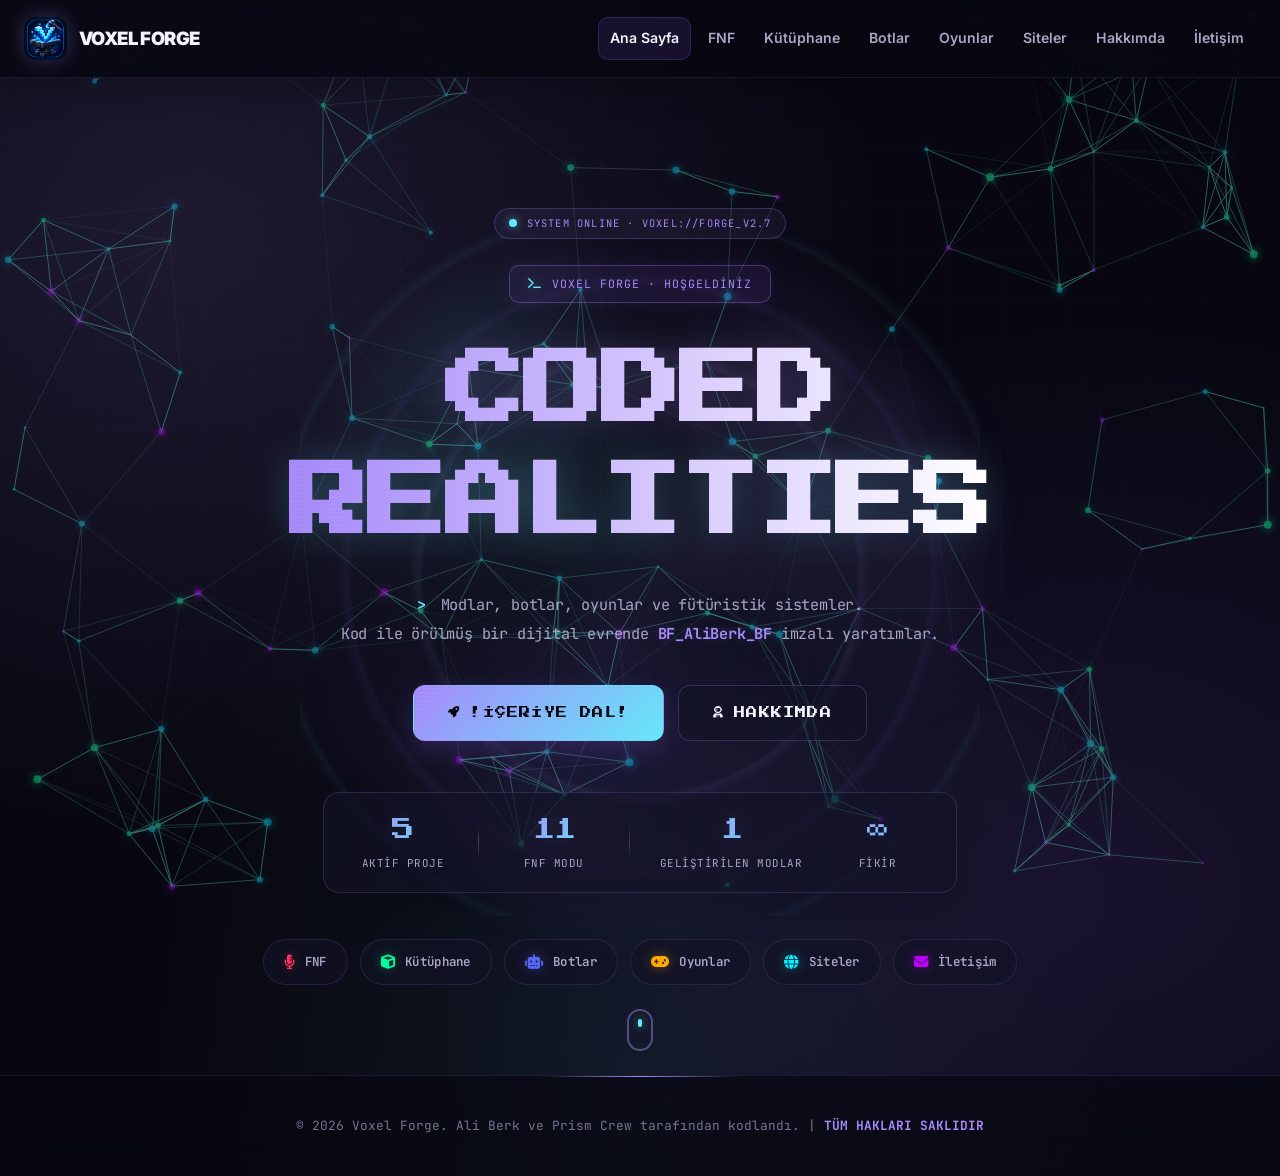
<file: index.html>
<!doctype html>
<html lang="tr">
  <head>
    <meta charset="UTF-8" />
    <meta name="viewport" content="width=device-width, initial-scale=1.0" />
    <title>Voxel Forge - Coded Realities</title>

    <!-- ==================== FAVICON & İKONLAR ==================== -->
    <link rel="icon" type="image/png" href="art/VoxelForge.png" />
    <link rel="shortcut icon" type="image/png" href="art/VoxelForge.png" />
    <link rel="apple-touch-icon" href="art/VoxelForge.png" />
    <link rel="apple-touch-icon" sizes="180x180" href="art/VoxelForge.png" />
    <link rel="icon" type="image/png" sizes="32x32" href="art/VoxelForge.png" />
    <link rel="icon" type="image/png" sizes="16x16" href="art/VoxelForge.png" />

    <!-- ==================== META / SEO ==================== -->
    <meta
      name="description"
      content="Voxel Forge — Modlar, botlar, oyunlar ve fütüristik sistemler. Kod ile örülmüş bir dijital evrende Ali Berk imzalı yaratımlar."
    />
    <meta
      name="keywords"
      content="Voxel Forge, FNF, Friday Night Funkin, Modlar, Botlar, Oyunlar, Ali Berk, Prism Crew"
    />
    <meta name="author" content="Ali Berk - Prism Crew" />
    <meta name="theme-color" content="#00ff9d" />

    <!-- ==================== OPEN GRAPH (Facebook, Discord, WhatsApp) ==================== -->
    <meta property="og:type" content="website" />
    <meta property="og:title" content="Voxel Forge - Coded Realities" />
    <meta
      property="og:description"
      content="Modlar, botlar, oyunlar ve fütüristik sistemler. Ali Berk imzalı dijital evren."
    />
    <meta property="og:image" content="art/VoxelForge.png" />
    <meta property="og:site_name" content="Voxel Forge" />

    <!-- ==================== STYLES & FONTS ==================== -->
    <link rel="stylesheet" href="styles/style.css" />
    <link
      href="https://fonts.googleapis.com/css2?family=Inter:wght@400;600&family=JetBrains+Mono:wght@400;700&family=Press+Start+2P&display=swap"
      rel="stylesheet"
    />
    <link
      rel="stylesheet"
      href="https://cdnjs.cloudflare.com/ajax/libs/font-awesome/6.4.0/css/all.min.css"
    />
  </head>
  <body>
    <canvas id="networkCanvas"></canvas>

    <!-- Arka plan katmanları -->
    <div class="scanlines"></div>

    <nav class="navbar glass">
      <div class="logo">
        <img src="art/VoxelForge.png" alt="Voxel Forge" class="logo-img" />
        VOXEL FORGE
      </div>
      <ul class="nav-links">
        <li><a href="index.html" class="active">Ana Sayfa</a></li>
        <li><a href="FNF/FNF.html">FNF</a></li>
        <li><a href="library/library.html">Kütüphane</a></li>
        <li><a href="bots/bots.html">Botlar</a></li>
        <li><a href="games/games.html">Oyunlar</a></li>
        <li><a href="sites/sites.html">Siteler</a></li>
        <li><a href="about/about.html">Hakkımda</a></li>
        <li><a href="contact/contact.html">İletişim</a></li>
      </ul>
    </nav>

    <header class="hero">
      <!-- Dönen aksan halkaları -->
      <div class="hero-orb" aria-hidden="true"></div>

      <div class="hero-content">
        <!-- Sistem başlangıç göstergesi -->
        <div class="system-status">
          <span class="dot"></span>
          <span class="status-text">SYSTEM ONLINE · VOXEL://FORGE_v2.7</span>
        </div>

        <span class="pixel-badge">
          <i class="fa-solid fa-terminal"></i>
          VOXEL FORGE · HOŞGELDİNİZ
        </span>

        <h1 class="pixel-text" data-text="CODED REALITIES">
          <span>CODED</span>
          <span>REALITIES</span>
        </h1>

        <p class="hero-subtitle">
          <span class="prompt">&gt;</span> Modlar, botlar, oyunlar ve fütüristik
          sistemler. <br />Kod ile örülmüş bir dijital evrende
          <strong>BF_AliBerk_BF</strong> imzalı yaratımlar.
        </p>

        <!-- Butonlar -->
        <div class="hero-btns">
          <a href="library/library.html" class="btn-glow">
            <i class="fa-solid fa-rocket"></i>
            !İçeriye Dal!
          </a>
          <a href="about/about.html" class="btn-ghost">
            <i class="fa-solid fa-user-astronaut"></i>
            Hakkımda
          </a>
        </div>

        <!-- İstatistikler -->
        <div class="hero-stats" id="heroStats">
          <div class="stat">
            <div class="stat-num" id="activeProjectsCount">—</div>
            <div class="stat-label">Aktif Proje</div>
          </div>

          <div class="stat-divider"></div>

          <div class="stat">
            <div class="stat-num" id="fnfModsCount">—</div>
            <div class="stat-label">FNF Modu</div>
          </div>

          <div class="stat-divider"></div>

          <div class="stat">
            <div class="stat-num" id="fnfModsDevCount">0</div>
            <div class="stat-label">Geliştirilen Modlar</div>
          </div>

          <div class="stat">
            <div class="stat-num" id="ideasCount">∞</div>
            <div class="stat-label">Fikir</div>
          </div>
        </div>

        <!-- Hızlı erişim -->
        <div class="quick-links" aria-label="Hızlı erişim">
          <a href="FNF/FNF.html" class="quick-link" style="--ql-c: #ff3366">
            <i class="fa-solid fa-microphone-lines"></i>
            <span>FNF</span>
          </a>
          <a
            href="library/library.html"
            class="quick-link"
            style="--ql-c: #00ff9d"
          >
            <i class="fa-solid fa-cube"></i>
            <span>Kütüphane</span>
          </a>
          <a href="bots/bots.html" class="quick-link" style="--ql-c: #5865f2">
            <i class="fa-solid fa-robot"></i>
            <span>Botlar</span>
          </a>
          <a href="games/games.html" class="quick-link" style="--ql-c: #ffaa00">
            <i class="fa-solid fa-gamepad"></i>
            <span>Oyunlar</span>
          </a>
          <a href="sites/sites.html" class="quick-link" style="--ql-c: #00f0ff">
            <i class="fa-solid fa-globe"></i>
            <span>Siteler</span>
          </a>
          <a
            href="contact/contact.html"
            class="quick-link"
            style="--ql-c: #bd00ff"
          >
            <i class="fa-solid fa-envelope"></i>
            <span>İletişim</span>
          </a>
        </div>
      </div>

      <!-- Aşağı kaydır ipucu -->
      <a href="#deep" class="scroll-hint" aria-label="Aşağı kaydır">
        <span></span>
      </a>
    </header>

    <footer id="deep">
      <p>
        &copy; 2026 Voxel Forge. Ali Berk ve Prism Crew tarafından kodlandı. |
        <strong>TÜM HAKLARI SAKLIDIR</strong>
      </p>
    </footer>

    <script src="scripts/js/main.js"></script>
    <script src="scripts/js/stats.js"></script>
  </body>
</html>
</file>
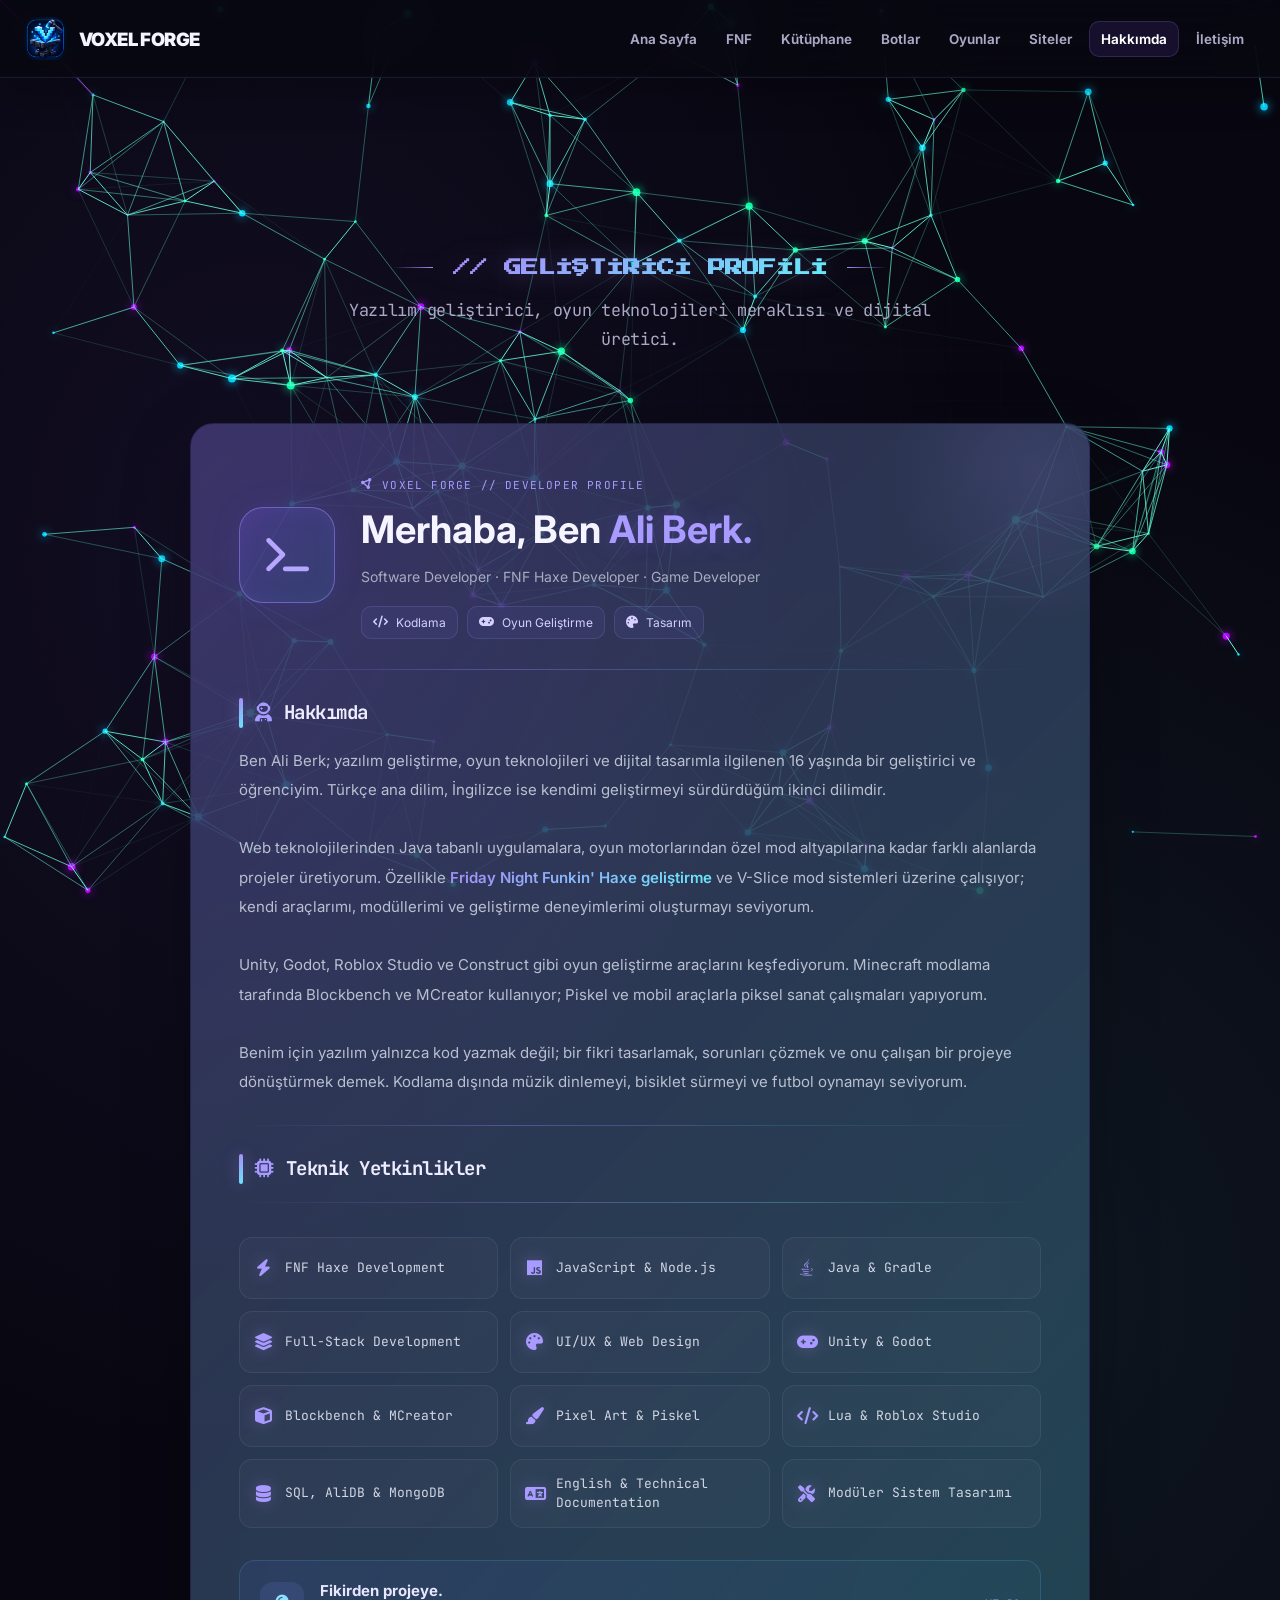
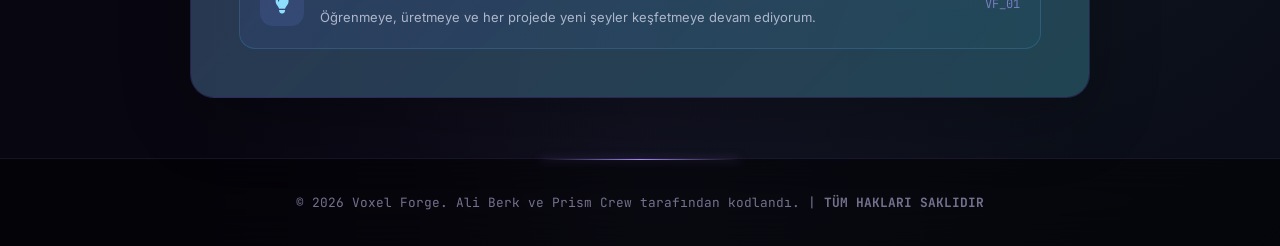
<file: about/about.html>
<!doctype html>
<html lang="tr">
  <head>
    <meta charset="UTF-8" />
    <meta name="viewport" content="width=device-width, initial-scale=1.0" />
    <meta
      name="description"
      content="Ali Berk'in yazılım geliştirme, FNF Haxe modları, oyun projeleri ve dijital tasarım çalışmalarını keşfet."
    />
    <title>Hakkımda - Voxel Forge</title>
    <link rel="stylesheet" href="about.css" />
    <link rel="icon" type="image/png" href="../art/VoxelForge.png" />
    <link
      href="https://fonts.googleapis.com/css2?family=Inter:wght@400;600&family=JetBrains+Mono:wght@400;700&family=Press+Start+2P&display=swap"
      rel="stylesheet"
    />
    <link
      rel="stylesheet"
      href="https://cdnjs.cloudflare.com/ajax/libs/font-awesome/6.4.0/css/all.min.css"
    />
  </head>
  <body>
    <canvas id="networkCanvas"></canvas>
    <nav class="navbar glass">
      <div class="logo">
        <img src="../art/VoxelForge.png" alt="Voxel Forge" class="logo-img" />
        VOXEL FORGE
      </div>
      <ul class="nav-links">
        <li><a href="../index.html">Ana Sayfa</a></li>
        <li><a href="../FNF/FNF.html">FNF</a></li>
        <li><a href="../library/library.html">Kütüphane</a></li>
        <li><a href="../bots/bots.html">Botlar</a></li>
        <li><a href="../games/games.html">Oyunlar</a></li>
        <li><a href="../sites/sites.html">Siteler</a></li>
        <li><a href="about.html" class="active">Hakkımda</a></li>
        <li><a href="../contact/contact.html">İletişim</a></li>
      </ul>
    </nav>
    
    <section class="container page-header">
      <h1 class="pixel-text-sm">// GELİŞTİRİCİ PROFİLİ</h1>
      <p class="glass-text">
        Yazılım geliştirici, oyun teknolojileri meraklısı ve dijital üretici.
      </p>
    </section>
    <section class="container about-container">
      <div class="detail-card about-card">
        <div class="about-hero">
          <div class="about-avatar">
            <i class="fa-solid fa-terminal"></i>
          </div>

          <div class="about-heading">
            <span class="about-eyebrow">
              <i class="fa-solid fa-circle-nodes"></i>
              VOXEL FORGE // DEVELOPER PROFILE
            </span>

            <h2>Merhaba, Ben <span class="accent-text">Ali Berk.</span></h2>

            <p class="about-role">
              Software Developer · FNF Haxe Developer · Game Developer
            </p>

            <div class="about-badges">
              <span><i class="fa-solid fa-code"></i> Kodlama</span>
              <span><i class="fa-solid fa-gamepad"></i> Oyun Geliştirme</span>
              <span><i class="fa-solid fa-palette"></i> Tasarım</span>
            </div>
          </div>
        </div>

        <div class="about-divider"></div>

        <div class="about-section">
          <h3>
            <i class="fa-solid fa-user-astronaut"></i>
            Hakkımda
          </h3>

          <p class="about-bio">
            Ben Ali Berk; yazılım geliştirme, oyun teknolojileri ve dijital
            tasarımla ilgilenen 16 yaşında bir geliştirici ve öğrenciyim. Türkçe
            ana dilim, İngilizce ise kendimi geliştirmeyi sürdürdüğüm ikinci
            dilimdir.
            <br /><br />
            Web teknolojilerinden Java tabanlı uygulamalara, oyun motorlarından
            özel mod altyapılarına kadar farklı alanlarda projeler üretiyorum.
            Özellikle <strong>Friday Night Funkin' Haxe geliştirme</strong> ve
            V-Slice mod sistemleri üzerine çalışıyor; kendi araçlarımı,
            modüllerimi ve geliştirme deneyimlerimi oluşturmayı seviyorum.
            <br /><br />
            Unity, Godot, Roblox Studio ve Construct gibi oyun geliştirme
            araçlarını keşfediyorum. Minecraft modlama tarafında Blockbench ve
            MCreator kullanıyor; Piskel ve mobil araçlarla piksel sanat
            çalışmaları yapıyorum.
            <br /><br />
            Benim için yazılım yalnızca kod yazmak değil; bir fikri tasarlamak,
            sorunları çözmek ve onu çalışan bir projeye dönüştürmek demek.
            Kodlama dışında müzik dinlemeyi, bisiklet sürmeyi ve futbol oynamayı
            seviyorum.
          </p>
        </div>

        <div class="about-divider"></div>

        <div class="about-section">
          <h3>
            <i class="fa-solid fa-microchip"></i>
            Teknik Yetkinlikler
          </h3>

          <div class="skills-grid">
            <div class="skill-item">
              <i class="fa-solid fa-bolt"></i>
              <span>FNF Haxe Development</span>
            </div>

            <div class="skill-item">
              <i class="fa-brands fa-js"></i>
              <span>JavaScript & Node.js</span>
            </div>

            <div class="skill-item">
              <i class="fa-brands fa-java"></i>
              <span>Java & Gradle</span>
            </div>

            <div class="skill-item">
              <i class="fa-solid fa-layer-group"></i>
              <span>Full-Stack Development</span>
            </div>

            <div class="skill-item">
              <i class="fa-solid fa-palette"></i>
              <span>UI/UX & Web Design</span>
            </div>

            <div class="skill-item">
              <i class="fa-solid fa-gamepad"></i>
              <span>Unity & Godot</span>
            </div>

            <div class="skill-item">
              <i class="fa-solid fa-cube"></i>
              <span>Blockbench & MCreator</span>
            </div>

            <div class="skill-item">
              <i class="fa-solid fa-paintbrush"></i>
              <span>Pixel Art & Piskel</span>
            </div>

            <div class="skill-item">
              <i class="fa-solid fa-code"></i>
              <span>Lua & Roblox Studio</span>
            </div>

            <div class="skill-item">
              <i class="fa-solid fa-database"></i>
              <span>SQL, AliDB & MongoDB</span>
            </div>

            <div class="skill-item">
              <i class="fa-solid fa-language"></i>
              <span>English & Technical Documentation</span>
            </div>

            <div class="skill-item">
              <i class="fa-solid fa-screwdriver-wrench"></i>
              <span>Modüler Sistem Tasarımı</span>
            </div>
          </div>
        </div>

        <div class="about-footer">
          <div class="about-footer-icon">
            <i class="fa-solid fa-lightbulb"></i>
          </div>

          <div>
            <h4>Fikirden projeye.</h4>
            <p>
              Öğrenmeye, üretmeye ve her projede yeni şeyler keşfetmeye devam
              ediyorum.
            </p>
          </div>

          <span class="about-footer-mark">VF_01</span>
        </div>
      </div>
    </section>
    <footer>
      <p>
        &copy; 2026 Voxel Forge. Ali Berk ve Prism Crew tarafından kodlandı. |
        <strong>TÜM HAKLARI SAKLIDIR</strong>
      </p>
    </footer>

    <script src="../scripts/js/main.js"></script>
  </body>
</html>
</file>
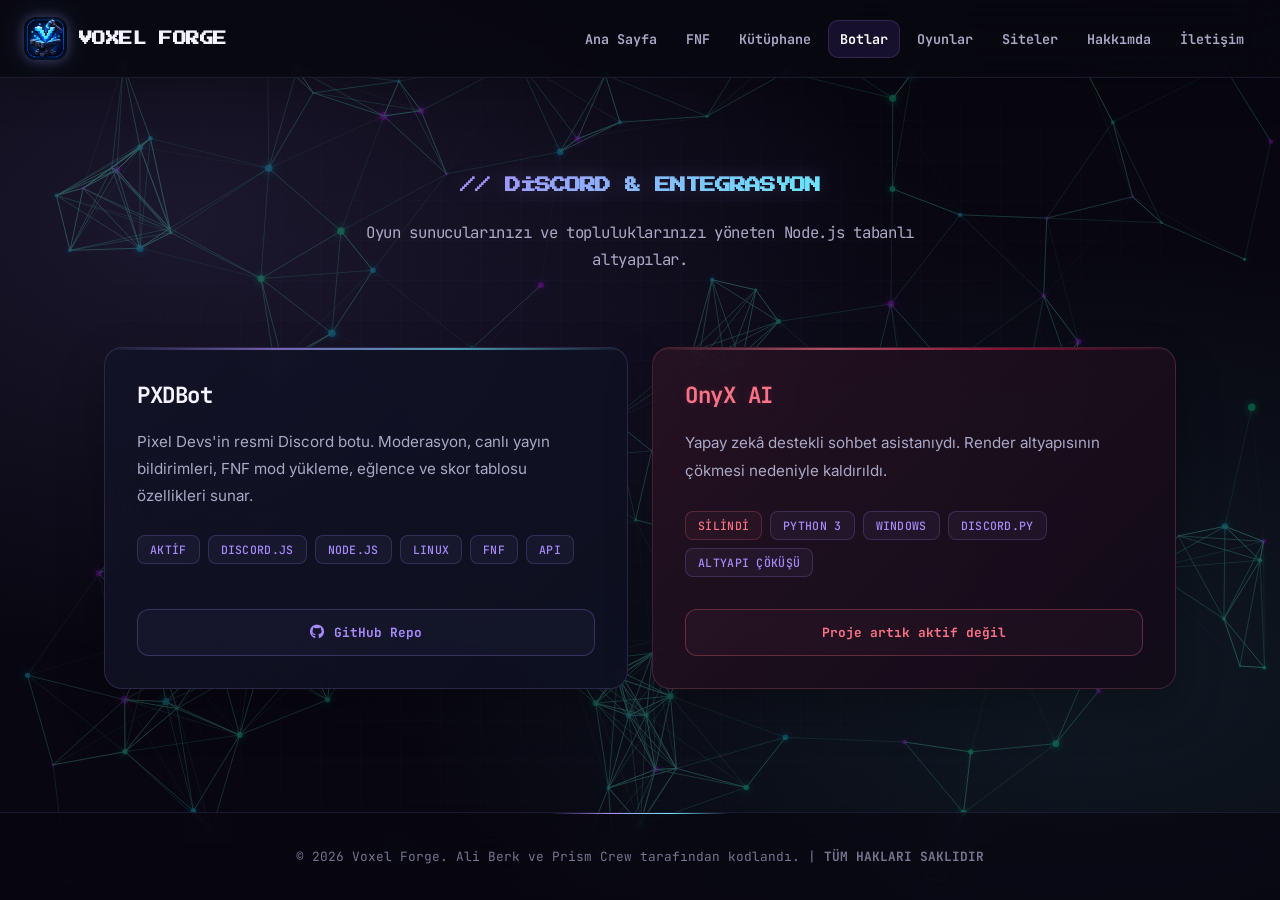
<file: bots/bots.html>
<!doctype html>
<html lang="tr">
  <head>
    <meta charset="UTF-8" />
    <meta name="viewport" content="width=device-width, initial-scale=1.0" />
    <meta
      name="description"
      content="Voxel Forge botları ve Discord entegrasyonları."
    />
    <title>Botlar - Voxel Forge</title>

    <link rel="stylesheet" href="bots.css" />
    <link rel="icon" type="image/png" href="../art/VoxelForge.png" />

    <link
      href="https://fonts.googleapis.com/css2?family=Inter:wght@400;600&family=JetBrains+Mono:wght@400;700&family=Press+Start+2P&display=swap"
      rel="stylesheet"
    />
    <link
      rel="stylesheet"
      href="https://cdnjs.cloudflare.com/ajax/libs/font-awesome/6.4.0/css/all.min.css"
    />
  </head>

  <body>
    <canvas id="networkCanvas"></canvas>

    <nav class="navbar glass">
      <div class="logo">
        <img src="../art/VoxelForge.png" alt="Voxel Forge" class="logo-img" />
        VOXEL FORGE
      </div>

      <ul class="nav-links">
        <li><a href="../index.html">Ana Sayfa</a></li>
        <li><a href="../FNF/FNF.html">FNF</a></li>
        <li><a href="../library/library.html">Kütüphane</a></li>
        <li><a href="bots.html" class="active">Botlar</a></li>
        <li><a href="../games/games.html">Oyunlar</a></li>
        <li><a href="../sites/sites.html">Siteler</a></li>
        <li><a href="../about/about.html">Hakkımda</a></li>
        <li><a href="../contact/contact.html">İletişim</a></li>
      </ul>
    </nav>

    <section class="container page-header">
      <h1 class="pixel-text-sm">// DİSCORD &amp; ENTEGRASYON</h1>

      <p class="glass-text">
        Oyun sunucularınızı ve topluluklarınızı yöneten Node.js tabanlı
        altyapılar.
      </p>
    </section>

    <!-- Kartlar BOT.js tarafından JSON verisinden oluşturulur. -->
    <section
      class="container content-grid"
      id="botsGrid"
      aria-label="Bot projeleri"
      aria-live="polite"
    >
      <p class="glass-text">Bot projeleri yükleniyor...</p>
    </section>

    <footer>
      <p>
        &copy; 2026 Voxel Forge. Ali Berk ve Prism Crew tarafından kodlandı. |
        <strong>TÜM HAKLARI SAKLIDIR</strong>
      </p>
    </footer>

    <script src="../scripts/js/main.js"></script>
    <script src="../scripts/js/pages/BOT.js"></script>
  </body>
</html>
</file>
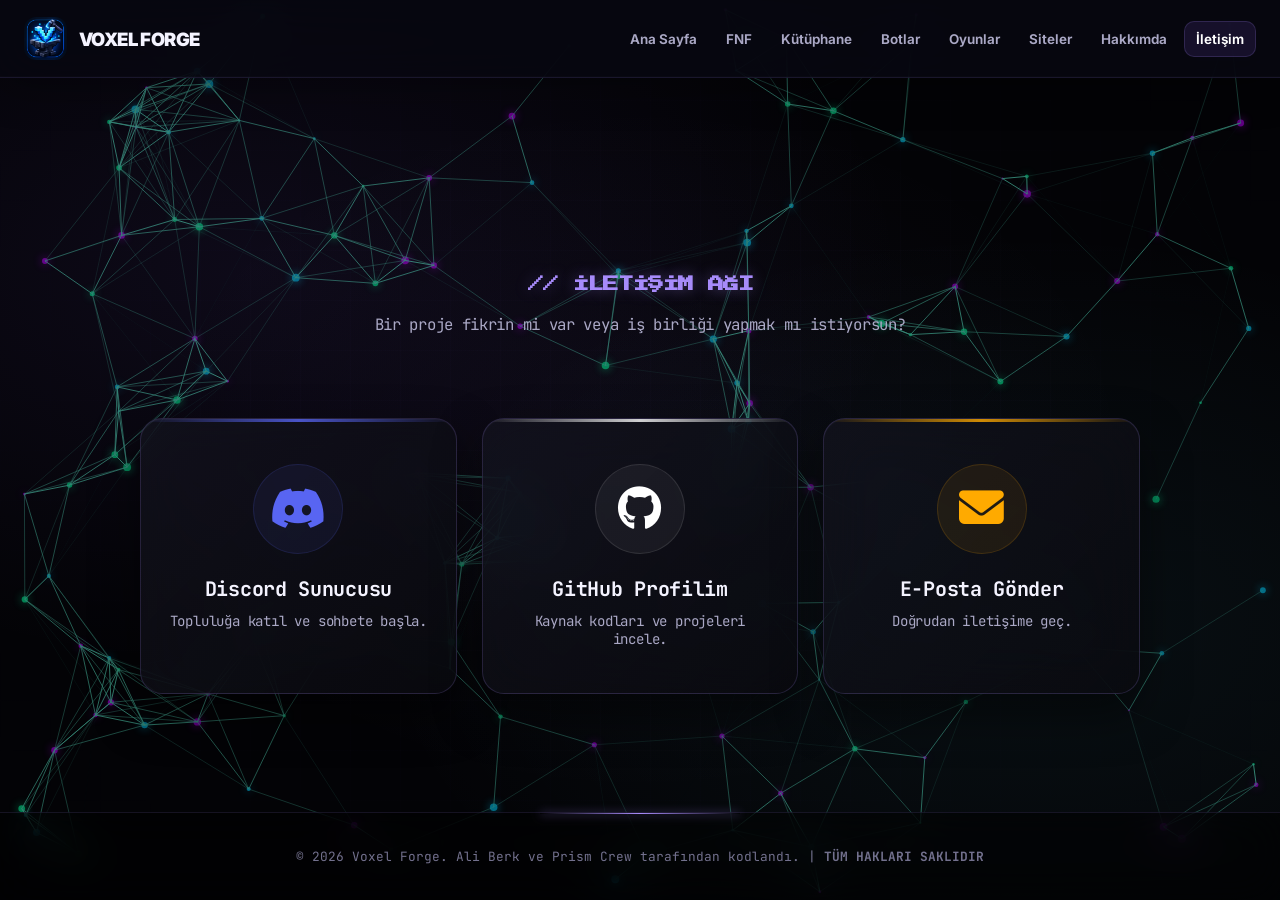
<file: contact/contact.html>
<!doctype html>
<html lang="tr">
  <head>
    <meta charset="UTF-8" />
    <title>İletişim - Voxel Forge</title>
    <link rel="stylesheet" href="contact.css" />
    <link rel="icon" type="image/png" href="../art/VoxelForge.png" />
    <link
      href="https://fonts.googleapis.com/css2?family=Inter:wght@400;600&family=JetBrains+Mono:wght@400;700&family=Press+Start+2P&display=swap"
      rel="stylesheet"
    />
    <link
      rel="stylesheet"
      href="https://cdnjs.cloudflare.com/ajax/libs/font-awesome/6.4.0/css/all.min.css"
    />
  </head>
  <body>
    <canvas id="networkCanvas"></canvas>
    <nav class="navbar glass">
      <div class="logo">
        <img src="../art/VoxelForge.png" alt="Voxel Forge" class="logo-img" />
        VOXEL FORGE
      </div>
      <ul class="nav-links">
        <li><a href="../index.html">Ana Sayfa</a></li>
        <li><a href="../FNF/FNF.html">FNF</a></li>
        <li><a href="../library/library.html">Kütüphane</a></li>
        <li><a href="../bots/bots.html">Botlar</a></li>
        <li><a href="../games/games.html">Oyunlar</a></li>
        <li><a href="../sites/sites.html">Siteler</a></li>
        <li><a href="../about/about.html">Hakkımda</a></li>
        <li><a href="contact.html" class="active">İletişim</a></li>
      </ul>
    </nav>
    
    <section class="container page-header">
      <h1 class="pixel-text-sm">// İLETİŞİM AĞI</h1>
      <p class="glass-text">
        Bir proje fikrin mi var veya iş birliği yapmak mı istiyorsun?
      </p>
    </section>
    <section class="container contact-section">
      <div class="social-grid">
        <a
          href="https://discord.gg/G3RSAmqr2N"
          target="_blank"
          class="social-card discord"
        >
          <div class="icon-wrap"><i class="fa-brands fa-discord"></i></div>
          <span>Discord Sunucusu</span>
          <p class="card-desc">Topluluğa katıl ve sohbete başla.</p>
        </a>
        <a
          href="https://github.com/aliberkkoc3-hash"
          target="_blank"
          class="social-card github"
        >
          <div class="icon-wrap"><i class="fa-brands fa-github"></i></div>
          <span>GitHub Profilim</span>
          <p class="card-desc">Kaynak kodları ve projeleri incele.</p>
        </a>
        <a href="mailto:kocaliberk722@gmail.com" class="social-card email">
          <div class="icon-wrap"><i class="fa-solid fa-envelope"></i></div>
          <span>E-Posta Gönder</span>
          <p class="card-desc">Doğrudan iletişime geç.</p>
        </a>
      </div>
    </section>
    <footer>
      <p>
        &copy; 2026 Voxel Forge. Ali Berk ve Prism Crew tarafından kodlandı. |
        <strong>TÜM HAKLARI SAKLIDIR</strong>
      </p>
    </footer>

    <script src="../scripts/js/main.js"></script>
  </body>
</html>
</file>
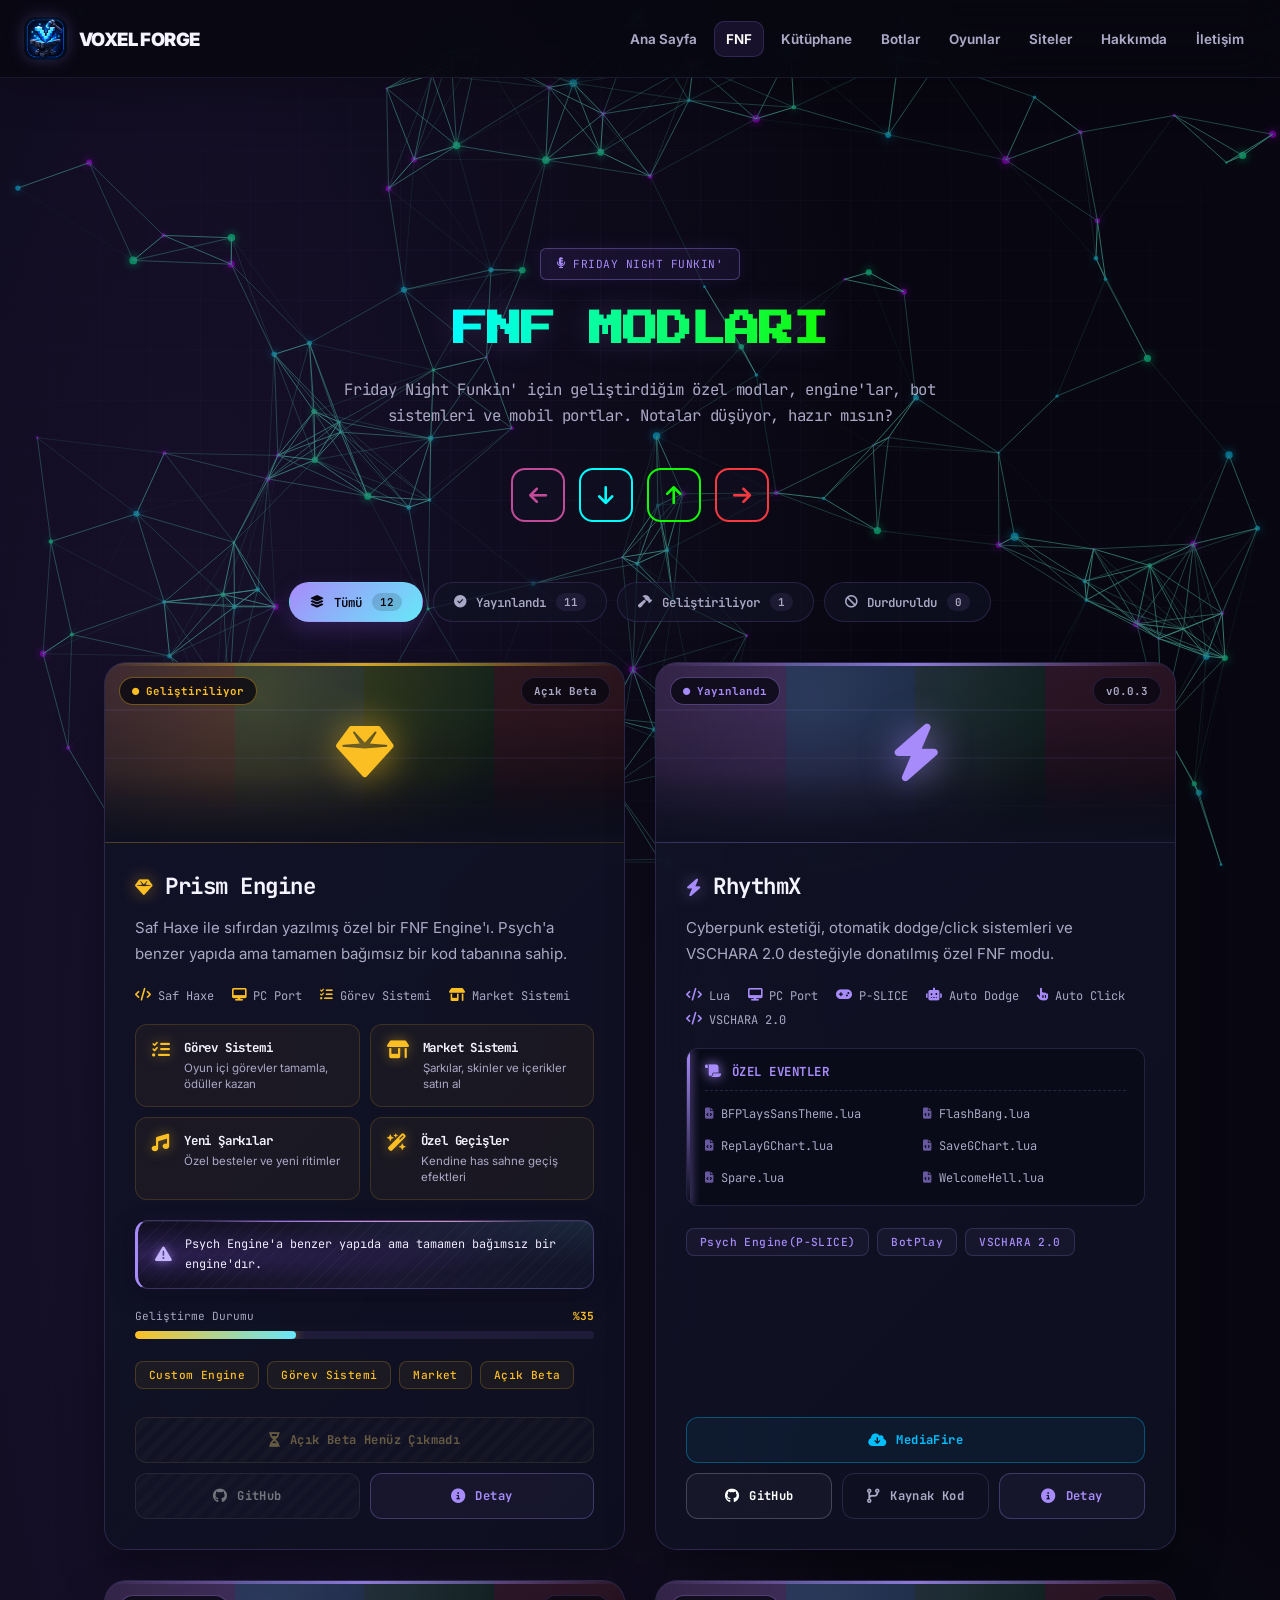
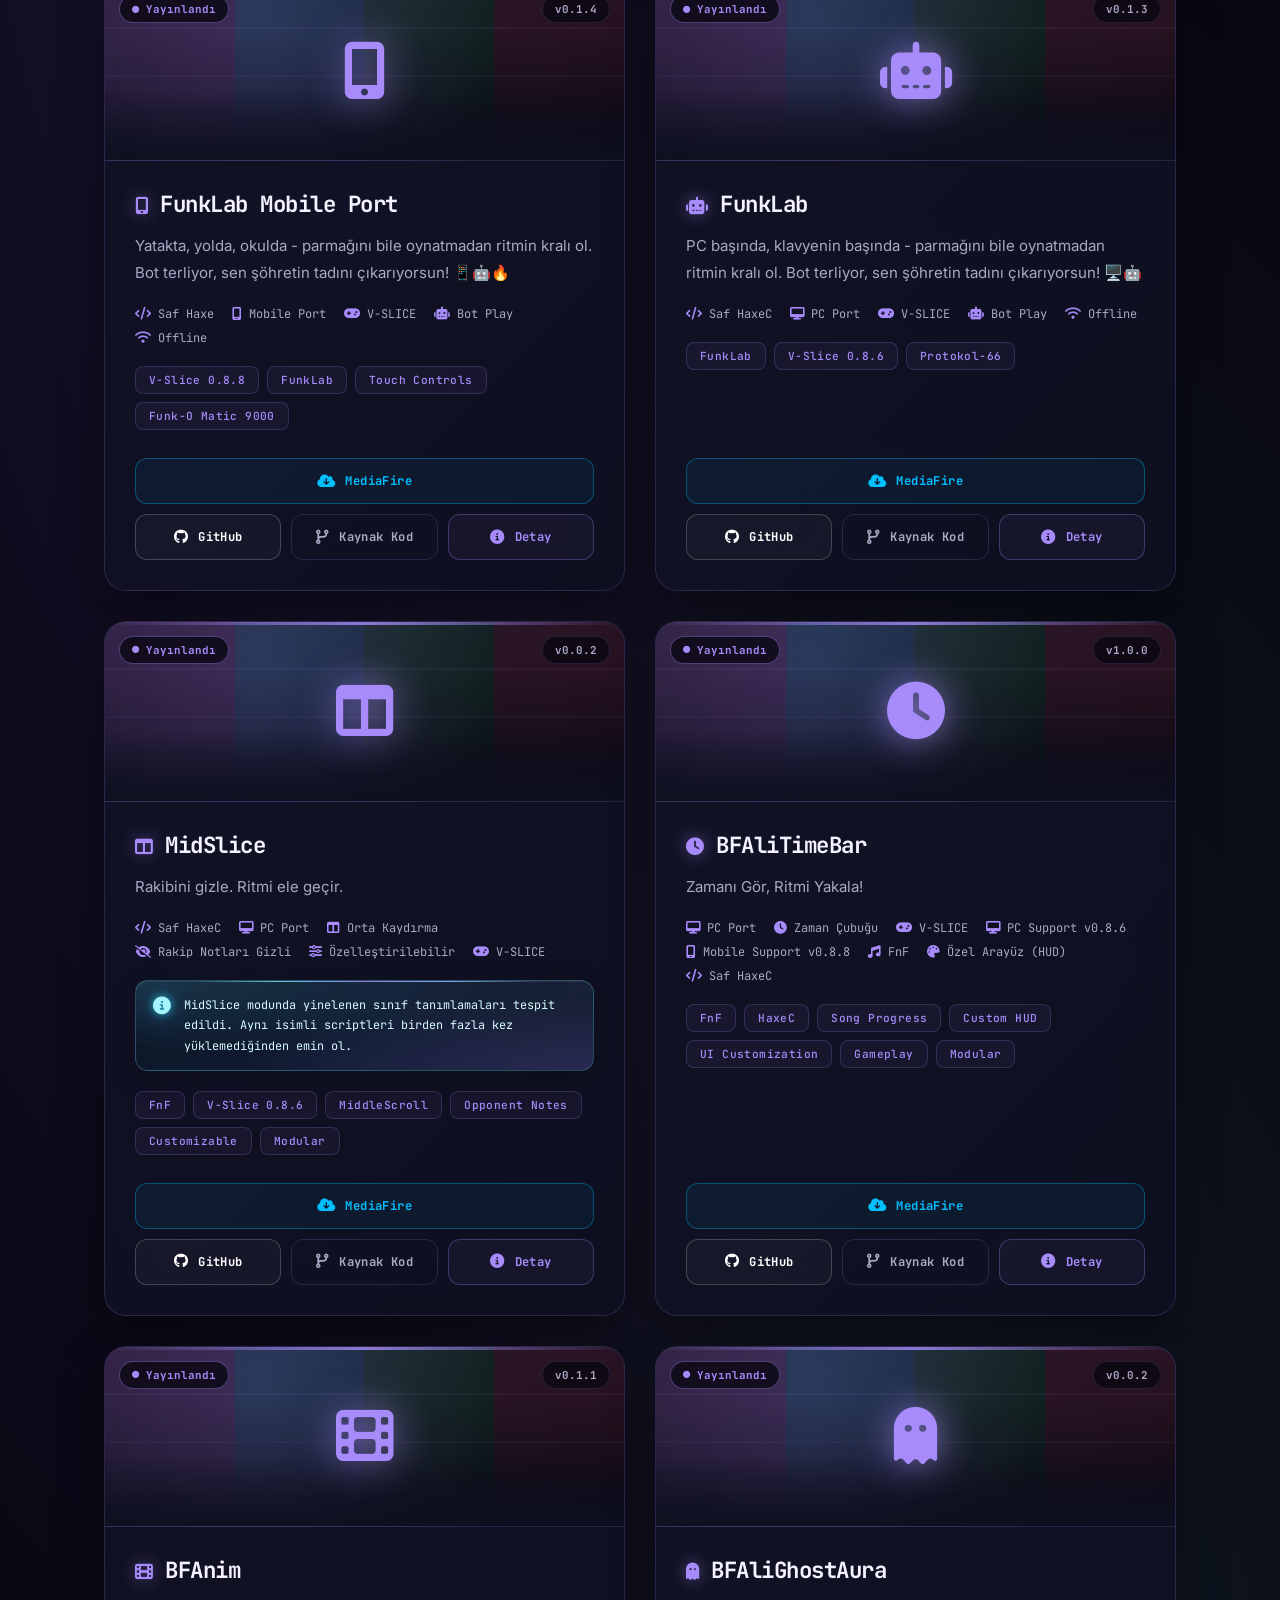
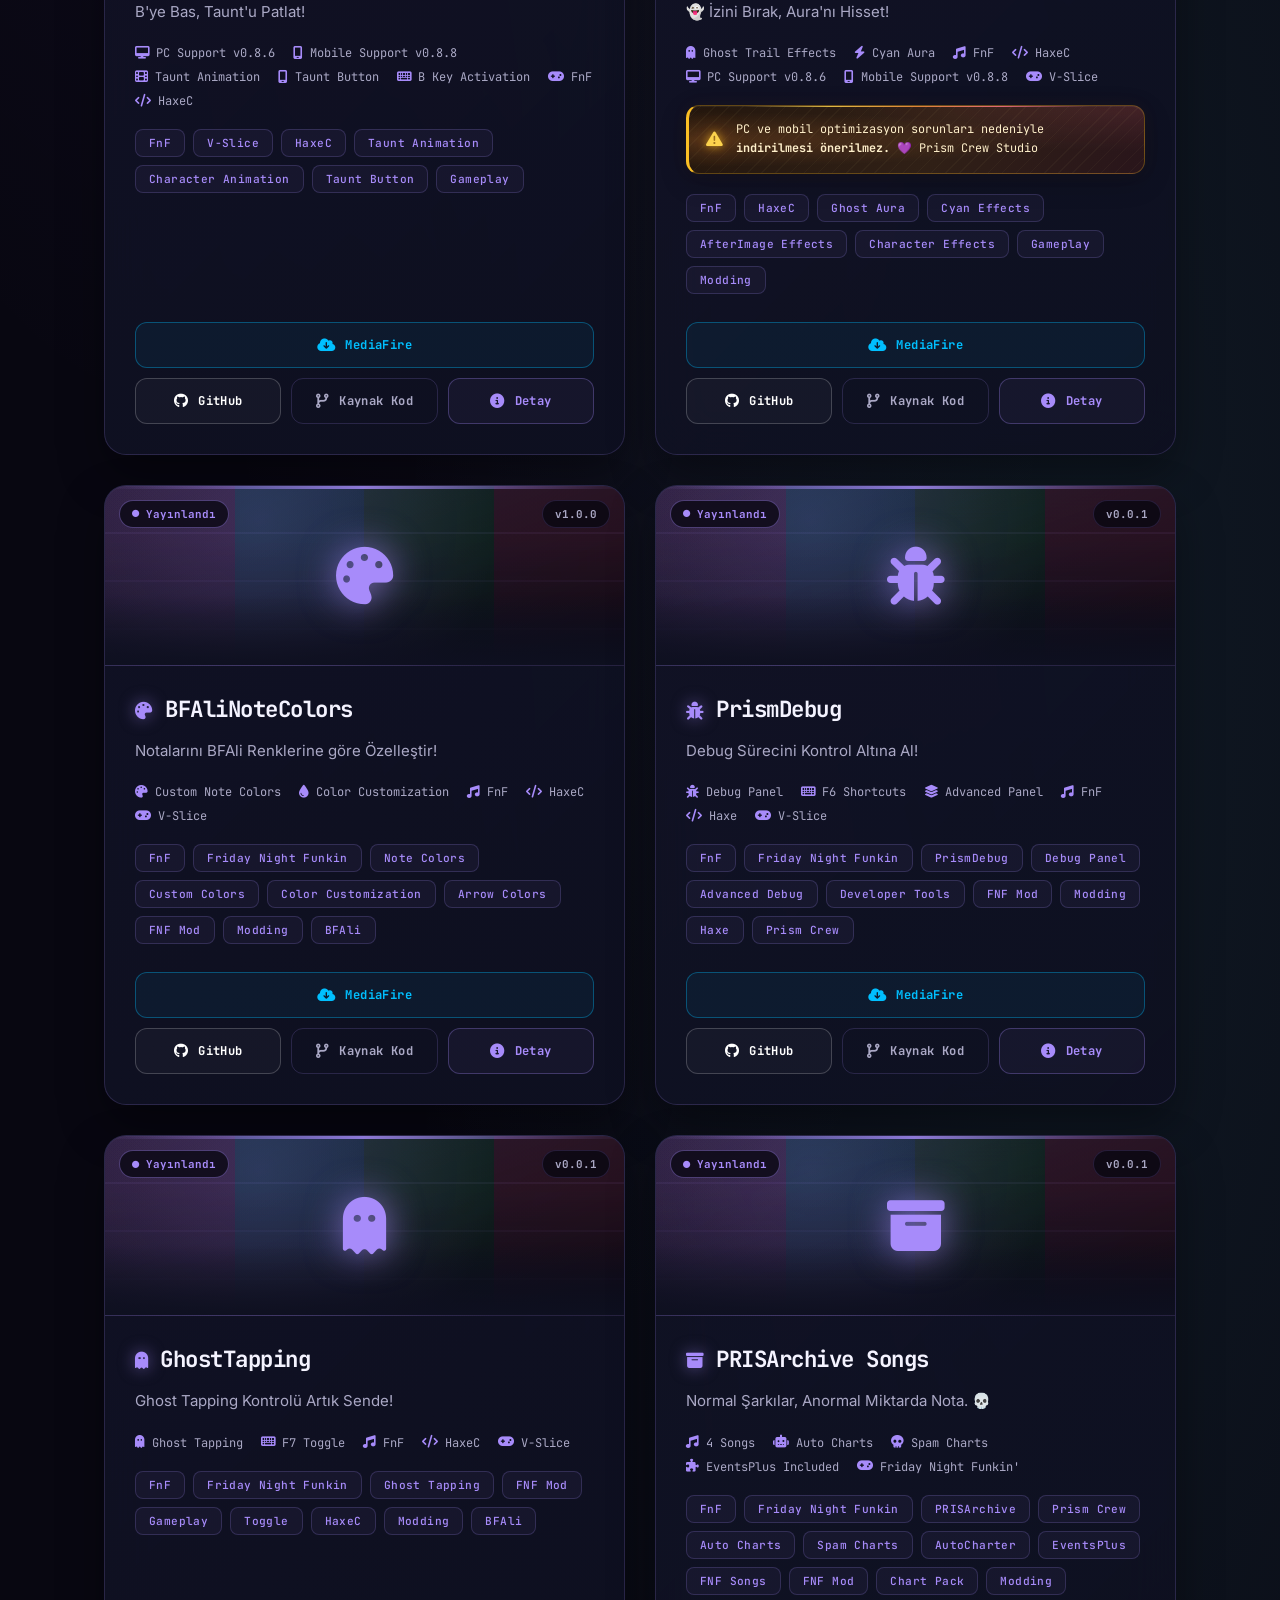
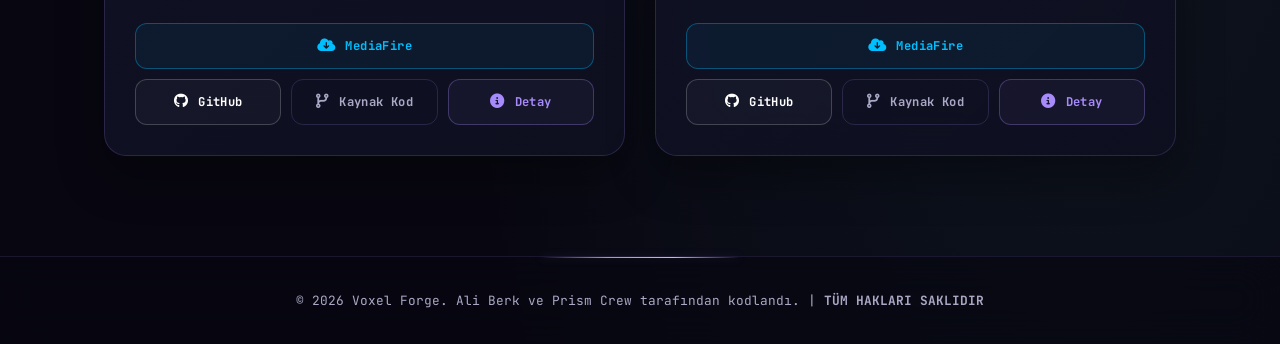
<file: FNF/FNF.html>
<!doctype html>
<html lang="tr">
  <head>
    <meta charset="UTF-8" />
    <meta name="viewport" content="width=device-width, initial-scale=1.0" />

    <title>Voxel Forge - FNF Modları</title>

    <link rel="stylesheet" href="FNF.css" />
    <link rel="icon" type="image/png" href="../art/VoxelForge.png" />

    <link
      href="https://fonts.googleapis.com/css2?family=Inter:wght@400;600&family=JetBrains+Mono:wght@400;700&family=Press+Start+2P&display=swap"
      rel="stylesheet"
    />

    <link
      rel="stylesheet"
      href="https://cdnjs.cloudflare.com/ajax/libs/font-awesome/6.4.0/css/all.min.css"
    />
  </head>

  <body>
    <canvas id="networkCanvas"></canvas>

    <nav class="navbar glass">
      <div class="logo">
        <img src="../art/VoxelForge.png" alt="Voxel Forge" class="logo-img" />
        VOXEL FORGE
      </div>

      <ul class="nav-links">
        <li><a href="../index.html">Ana Sayfa</a></li>
        <li><a href="FNF.html" class="active">FNF</a></li>
        <li><a href="../library/library.html">Kütüphane</a></li>
        <li><a href="../bots/bots.html">Botlar</a></li>
        <li><a href="../games/games.html">Oyunlar</a></li>
        <li><a href="../sites/sites.html">Siteler</a></li>
        <li><a href="../about/about.html">Hakkımda</a></li>
        <li><a href="../contact/contact.html">İletişim</a></li>
      </ul>
    </nav>

    <main>
      <!-- SAYFA BAŞLIĞI -->
      <header class="page-header">
        <span class="fnf-badge">
          <i class="fa-solid fa-microphone-lines"></i>
          FRIDAY NIGHT FUNKIN'
        </span>

        <h1 class="pixel-title">FNF MODLARI</h1>

        <p class="glass-text">
          Friday Night Funkin' için geliştirdiğim özel modlar, engine'lar, bot
          sistemleri ve mobil portlar. Notalar düşüyor, hazır mısın?
        </p>

        <div class="arrow-strip" aria-hidden="true">
          <span class="arrow arrow-left">
            <i class="fa-solid fa-arrow-left"></i>
          </span>

          <span class="arrow arrow-down">
            <i class="fa-solid fa-arrow-down"></i>
          </span>

          <span class="arrow arrow-up">
            <i class="fa-solid fa-arrow-up"></i>
          </span>

          <span class="arrow arrow-right">
            <i class="fa-solid fa-arrow-right"></i>
          </span>
        </div>
      </header>

      <!-- FİLTRELER -->
      <div class="filter-bar" role="group" aria-label="Mod filtresi">
        <button
          type="button"
          class="filter-btn active"
          data-filter="all"
          aria-pressed="true"
        >
          <i class="fa-solid fa-layer-group"></i>
          Tümü
          <span class="count">0</span>
        </button>

        <button
          type="button"
          class="filter-btn"
          data-filter="released"
          aria-pressed="false"
        >
          <i class="fa-solid fa-circle-check"></i>
          Yayınlandı
          <span class="count">0</span>
        </button>

        <button
          type="button"
          class="filter-btn"
          data-filter="dev"
          aria-pressed="false"
        >
          <i class="fa-solid fa-hammer"></i>
          Geliştiriliyor
          <span class="count">0</span>
        </button>

        <button
          type="button"
          class="filter-btn"
          data-filter="halted"
          aria-pressed="false"
        >
          <i class="fa-solid fa-ban"></i>
          Durduruldu
          <span class="count">0</span>
        </button>
      </div>

      <!-- MOD KARTLARI: fnf.js TARAFINDAN OLUŞTURULUR -->
      <section
        class="content-grid"
        id="modGrid"
        aria-label="Friday Night Funkin' modları"
        aria-live="polite"
      >
        <noscript>
          Modları görüntülemek için JavaScript etkin olmalıdır.
        </noscript>
      </section>
    </main>

    <footer>
      <p>
        &copy; 2026 Voxel Forge. Ali Berk ve Prism Crew tarafından kodlandı. |
        <strong>TÜM HAKLARI SAKLIDIR</strong>
      </p>
    </footer>

    <!-- ORTAK ARKA PLAN ANİMASYONU -->
    <script src="../scripts/js/main.js" defer></script>

    <!-- FNF SAYFASININ MODÜLER KODU -->
    <script type="module" src="../scripts/js/pages/FNF.js"></script>
  </body>
</html>
</file>
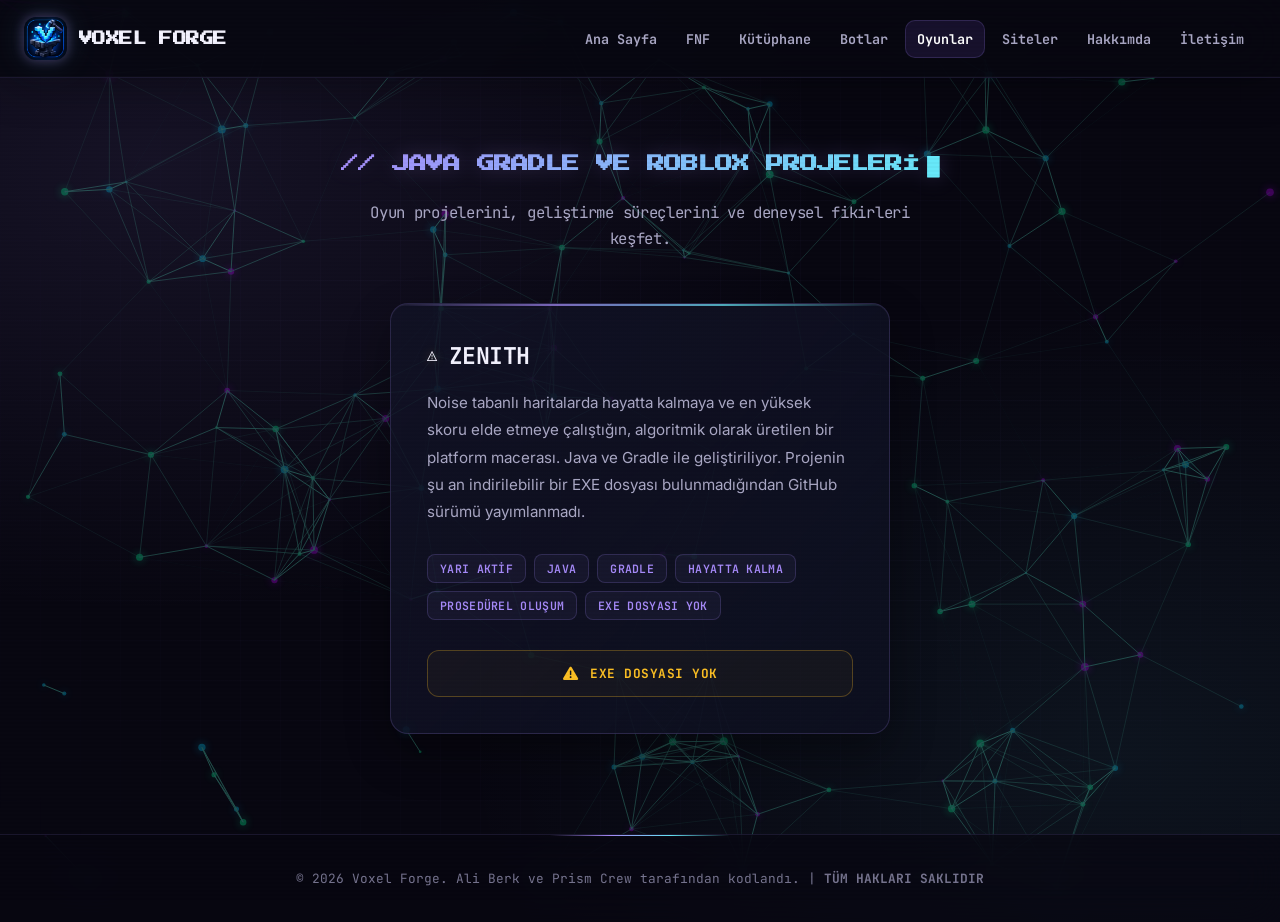
<file: games/games.html>
<!DOCTYPE html>
<html lang="tr">
<head>
    <meta charset="UTF-8">
    <meta name="viewport" content="width=device-width, initial-scale=1.0">
    <meta name="description" content="Voxel Forge oyun projeleri: Java, Gradle ve Roblox çalışmaları.">
    <title>Oyunlar - Voxel Forge</title>

    <link rel="stylesheet" href="games.css">
    <link rel="icon" type="image/png" href="../art/VoxelForge.png">

    <link href="https://fonts.googleapis.com/css2?family=Inter:wght@400;600&family=JetBrains+Mono:wght@400;700&family=Press+Start+2P&display=swap" rel="stylesheet">
    <link rel="stylesheet" href="https://cdnjs.cloudflare.com/ajax/libs/font-awesome/6.4.0/css/all.min.css">
</head>
<body>
    <canvas id="networkCanvas"></canvas>

    <nav class="navbar glass">
        <div class="logo">
            <img src="../art/VoxelForge.png" alt="Voxel Forge" class="logo-img">
            VOXEL FORGE
        </div>

        <ul class="nav-links">
            <li><a href="../index.html">Ana Sayfa</a></li>
            <li><a href="../FNF/FNF.html">FNF</a></li>
            <li><a href="../library/library.html">Kütüphane</a></li>
            <li><a href="../bots/bots.html">Botlar</a></li>
            <li><a href="games.html" class="active">Oyunlar</a></li>
            <li><a href="../sites/sites.html">Siteler</a></li>
            <li><a href="../about/about.html">Hakkımda</a></li>
            <li><a href="../contact/contact.html">İletişim</a></li>
        </ul>
    </nav>

    <section class="container page-header">
        <h1 class="pixel-text-sm">// JAVA GRADLE VE ROBLOX PROJELERİ</h1>
        <p class="glass-text">
            Oyun projelerini, geliştirme süreçlerini ve deneysel fikirleri keşfet.
        </p>
    </section>

    <section
        class="container content-grid"
        id="gamesGrid"
        aria-label="Oyun projeleri"
        aria-live="polite"
    >
        <p class="glass-text">Oyun projeleri yükleniyor...</p>
    </section>

    <footer>
        <p>
            &copy; 2026 Voxel Forge. Ali Berk ve Prism Crew tarafından kodlandı.
            | <strong>TÜM HAKLARI SAKLIDIR</strong>
        </p>
    </footer>

    <script src="../scripts/js/main.js"></script>
    <script src="../scripts/js/pages/GAMES.js"></script>
</body>
</html>
</file>
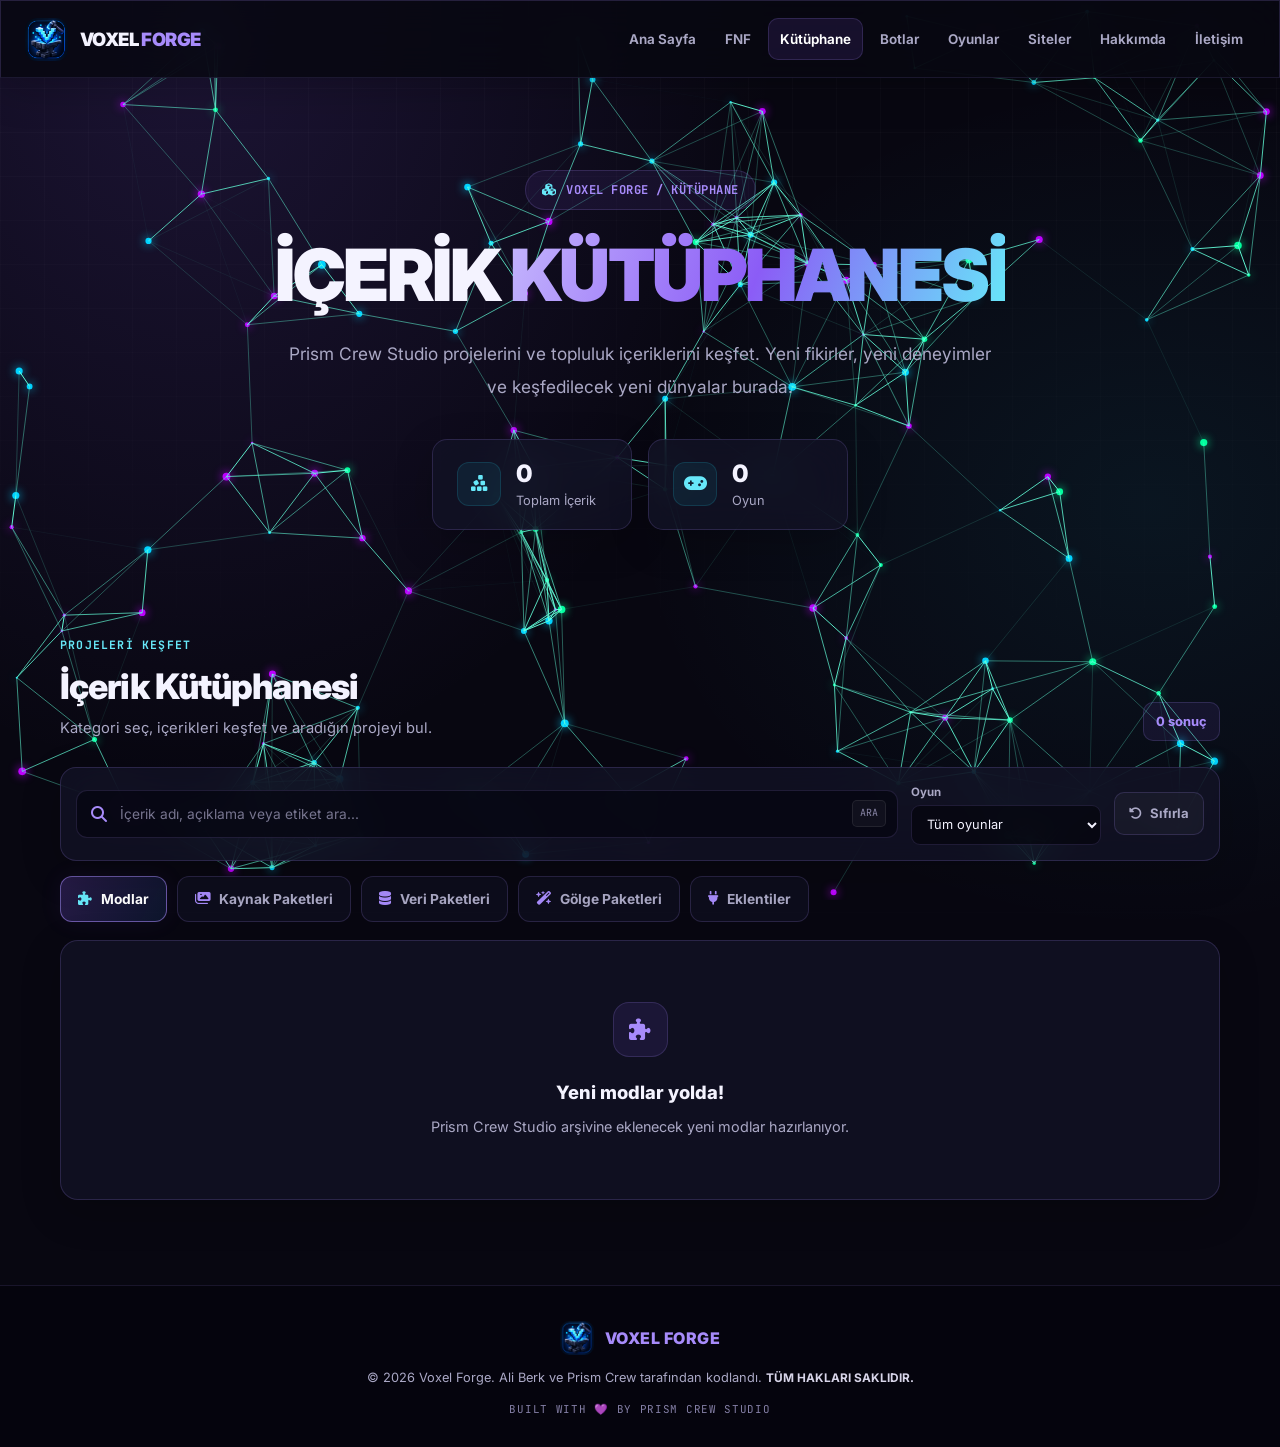
<file: library/library.html>
<!DOCTYPE html>
<html lang="tr">
<head>
    <meta charset="UTF-8">
    <meta name="viewport" content="width=device-width, initial-scale=1.0">

    <meta name="theme-color" content="#080711">
    <meta name="description" content="Voxel Forge içerik kütüphanesi. Modları, kaynak paketlerini, veri paketlerini ve shader paketlerini keşfet.">

    <title>İçerik Kütüphanesi - Voxel Forge</title>

    <link rel="icon" type="image/png" href="../art/VoxelForge.png">
    <link rel="stylesheet" href="library.css">

    <link rel="preconnect" href="https://fonts.googleapis.com">
    <link rel="preconnect" href="https://fonts.gstatic.com" crossorigin>
    <link href="https://fonts.googleapis.com/css2?family=Inter:wght@400;500;600;700;800;900&family=JetBrains+Mono:wght@400;700&family=Press+Start+2P&display=swap" rel="stylesheet">

    <link rel="stylesheet" href="https://cdnjs.cloudflare.com/ajax/libs/font-awesome/6.4.0/css/all.min.css">
</head>

<body>
    <canvas id="networkCanvas" aria-hidden="true"></canvas>

    <nav class="navbar glass">
        <a class="logo" href="../index.html">
            <img src="../art/VoxelForge.png" alt="" class="logo-img">
            <span>VOXEL <span class="logo-accent">FORGE</span></span>
        </a>

        <button class="mobile-menu-button" id="mobileMenuButton"
                type="button" aria-label="Menüyü aç"
                aria-expanded="false" aria-controls="navLinks">
            <i class="fa-solid fa-bars"></i>
        </button>

        <ul class="nav-links" id="navLinks">
            <li><a href="../index.html">Ana Sayfa</a></li>
            <li><a href="../FNF/FNF.html">FNF</a></li>
            <li><a href="library.html" class="active" aria-current="page">Kütüphane</a></li>
            <li><a href="../bots/bots.html">Botlar</a></li>
            <li><a href="../games/games.html">Oyunlar</a></li>
            <li><a href="../sites/sites.html">Siteler</a></li>
            <li><a href="../about/about.html">Hakkımda</a></li>
            <li><a href="../contact/contact.html">İletişim</a></li>
        </ul>
    </nav>

    <main class="page-container">
        <header class="hero">
            <div class="hero-badge">
                <i class="fa-solid fa-cubes"></i>
                VOXEL FORGE / KÜTÜPHANE
            </div>

            <h1 class="hero-title">
                İÇERİK <span class="gradient-text">KÜTÜPHANESİ</span>
            </h1>

            <p class="hero-description">
                Prism Crew Studio projelerini ve topluluk içeriklerini keşfet.
                Yeni fikirler, yeni deneyimler ve keşfedilecek yeni dünyalar burada.
            </p>

            <div class="hero-stats">
                <div class="stat-card glass">
                    <i class="fa-solid fa-cubes-stacked"></i>
                    <div>
                        <strong id="totalMods">0</strong>
                        <span>Toplam İçerik</span>
                    </div>
                </div>

                <div class="stat-card glass">
                    <i class="fa-solid fa-gamepad"></i>
                    <div>
                        <strong id="totalGames">0</strong>
                        <span>Oyun</span>
                    </div>
                </div>
            </div>
        </header>

        <section class="library-section" aria-labelledby="libraryTitle">
            <div class="section-heading">
                <div>
                    <span class="eyebrow">PROJELERİ KEŞFET</span>
                    <h2 id="libraryTitle">İçerik Kütüphanesi</h2>
                    <p>Kategori seç, içerikleri keşfet ve aradığın projeyi bul.</p>
                </div>

                <span class="library-count" id="resultCount">0 sonuç</span>
            </div>

            <!-- İçerik kategorileri -->
            <div class="category-tabs" id="categoryTabs" role="tablist" aria-label="İçerik kategorileri">
                <button
                    class="category-tab active"
                    id="category-tab-mods"
                    type="button"
                    role="tab"
                    aria-selected="true"
                    aria-controls="modGrid"
                    data-category="mods"
                >
                    <i class="fa-solid fa-puzzle-piece" aria-hidden="true"></i>
                    <span>Modlar</span>
                </button>

                <button
                    class="category-tab"
                    id="category-tab-resources"
                    type="button"
                    role="tab"
                    aria-selected="false"
                    aria-controls="modGrid"
                    data-category="resources"
                >
                    <i class="fa-solid fa-images" aria-hidden="true"></i>
                    <span>Kaynak Paketleri</span>
                </button>

                <button
                    class="category-tab"
                    id="category-tab-data"
                    type="button"
                    role="tab"
                    aria-selected="false"
                    aria-controls="modGrid"
                    data-category="data"
                >
                    <i class="fa-solid fa-database" aria-hidden="true"></i>
                    <span>Veri Paketleri</span>
                </button>

                <button
                    class="category-tab"
                    id="category-tab-shaders"
                    type="button"
                    role="tab"
                    aria-selected="false"
                    aria-controls="modGrid"
                    data-category="shaders"
                >
                    <i class="fa-solid fa-wand-magic-sparkles" aria-hidden="true"></i>
                    <span>Shader Paketleri</span>
                </button>
            </div>

            <div class="filter-panel glass">
                <label class="search-box" for="modSearch">
                    <i class="fa-solid fa-magnifying-glass"></i>
                    <input
                        id="modSearch"
                        type="search"
                        placeholder="İçerik adı, açıklama veya etiket ara..."
                        autocomplete="off"
                    >
                    <kbd>ARA</kbd>
                </label>

                <label class="filter-control" for="gameFilter">
                    <span>Oyun</span>
                    <select id="gameFilter">
                        <option value="all">Tüm oyunlar</option>
                        <option value="minecraft_java">Minecraft Java Edition</option>
                        <option value="minecraft_bedrock">Minecraft Bedrock Edition</option>
                    </select>
                </label>

                <button class="reset-button" id="resetFilters" type="button">
                    <i class="fa-solid fa-rotate-left"></i>
                    Sıfırla
                </button>
            </div>

            <div class="active-filters" id="activeFilters" hidden></div>

            <div class="mod-grid" id="modGrid" aria-live="polite" aria-busy="true">
                <div class="state-card glass">
                    <span class="loading-spinner"></span>
                    <h3>Kütüphane hazırlanıyor...</h3>
                    <p>Yeni keşifler için son hazırlıklar yapılıyor.</p>
                </div>
            </div>

            <noscript>
                <div class="state-card glass">
                    <h3>JavaScript gerekli</h3>
                    <p>İçerik listesini görüntülemek için JavaScript'i etkinleştir.</p>
                </div>
            </noscript>
        </section>
    </main>

    <footer class="footer">
        <div class="footer-brand">
            <img src="../art/VoxelForge.png" alt="" class="footer-logo">
            <span>VOXEL FORGE</span>
        </div>

        <p>
            &copy; 2026 Voxel Forge.
            Ali Berk ve Prism Crew tarafından kodlandı.
            <strong>TÜM HAKLARI SAKLIDIR.</strong>
        </p>

        <span class="footer-caption">BUILT WITH 💜 BY PRISM CREW STUDIO</span>
    </footer>

    <script src="../scripts/js/main.js" defer></script>
    <script src="../scripts/js/pages/LIBRARY.js" defer></script>
</body>
</html>
</file>
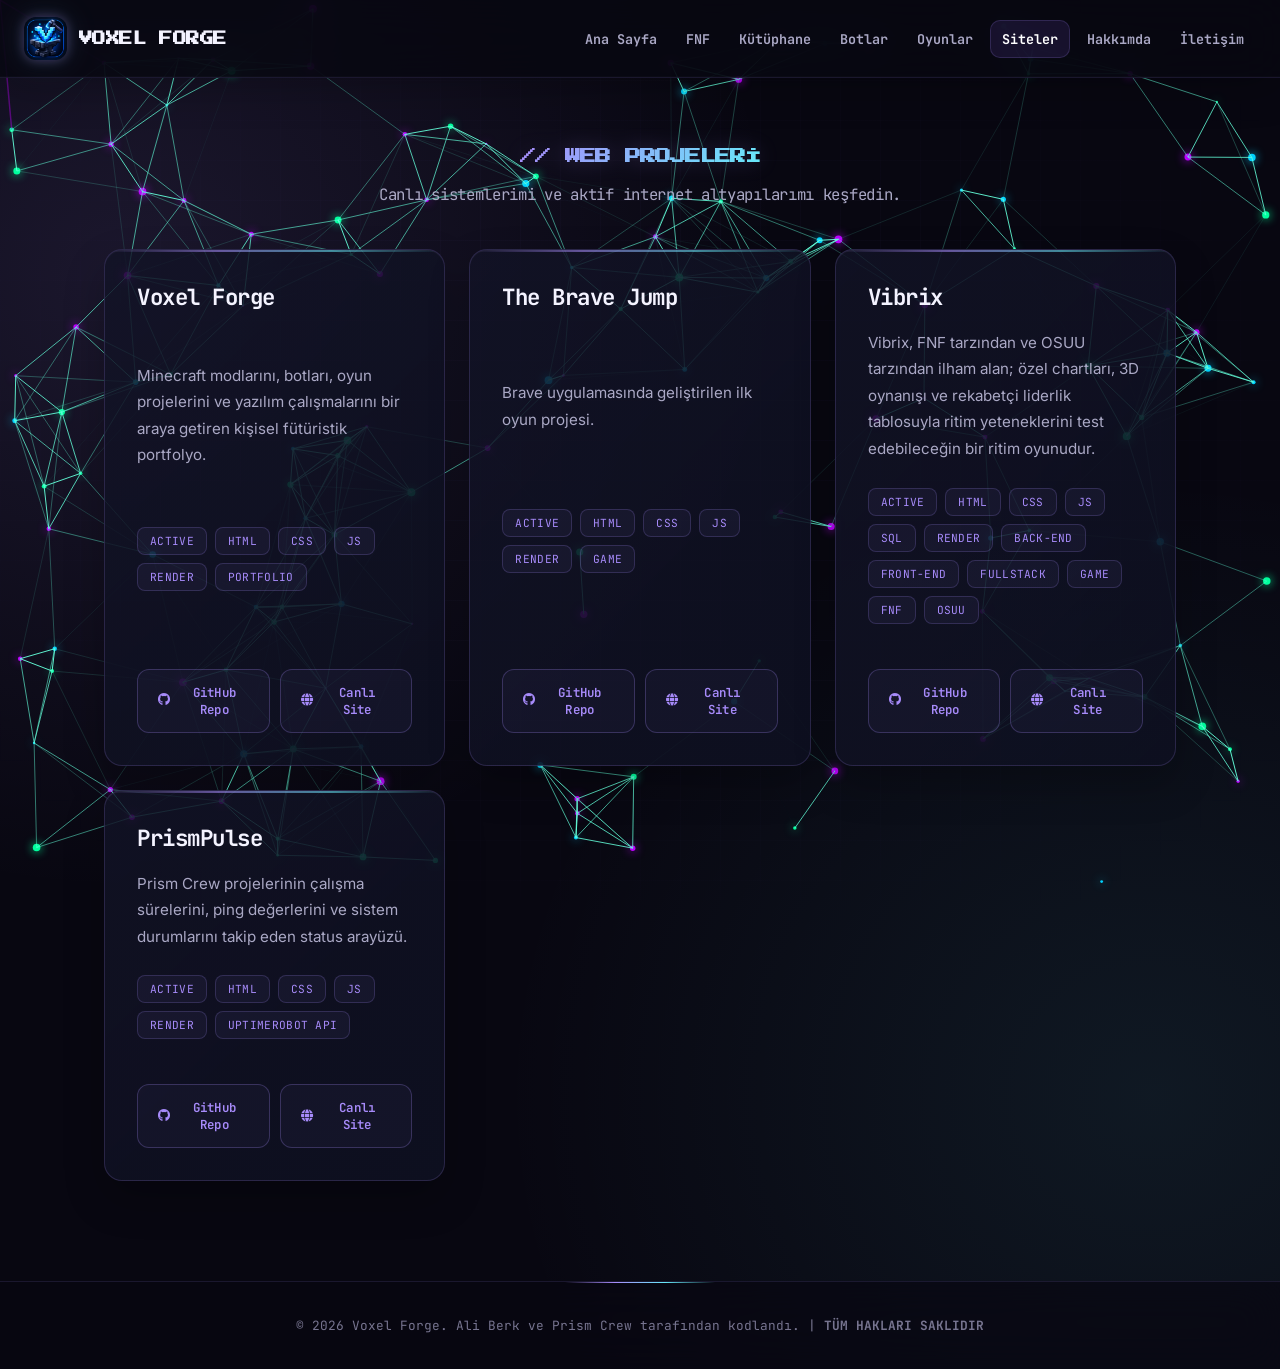
<file: sites/sites.html>
<!doctype html>
<html lang="tr">
  <head>
    <meta charset="UTF-8" />
    <meta name="viewport" content="width=device-width, initial-scale=1.0" />
    <meta
      name="description"
      content="Voxel Forge web projeleri ve aktif internet altyapıları."
    />
    <title>Siteler - Voxel Forge</title>

    <link rel="stylesheet" href="sites.css" />
    <link rel="icon" type="image/png" href="../art/VoxelForge.png" />

    <link
      href="https://fonts.googleapis.com/css2?family=Inter:wght@400;600&family=JetBrains+Mono:wght@400;700&family=Press+Start+2P&display=swap"
      rel="stylesheet"
    />
    <link
      rel="stylesheet"
      href="https://cdnjs.cloudflare.com/ajax/libs/font-awesome/6.4.0/css/all.min.css"
    />
  </head>

  <body>
    <canvas id="networkCanvas"></canvas>

    <nav class="navbar glass">
      <div class="logo">
        <img src="../art/VoxelForge.png" alt="Voxel Forge" class="logo-img" />
        VOXEL FORGE
      </div>

      <ul class="nav-links">
        <li><a href="../index.html">Ana Sayfa</a></li>
        <li><a href="../FNF/FNF.html">FNF</a></li>
        <li><a href="../library/library.html">Kütüphane</a></li>
        <li><a href="../bots/bots.html">Botlar</a></li>
        <li><a href="../games/games.html">Oyunlar</a></li>
        <li><a href="sites.html" class="active">Siteler</a></li>
        <li><a href="../about/about.html">Hakkımda</a></li>
        <li><a href="../contact/contact.html">İletişim</a></li>
      </ul>
    </nav>

    <section class="container page-header">
      <h1 class="pixel-text-sm">// WEB PROJELERİ</h1>
      <p class="glass-text">
        Canlı sistemlerimi ve aktif internet altyapılarımı keşfedin.
      </p>
    </section>

    <!-- Kartlar SITES.js tarafından JSON verisinden oluşturulur. -->
    <section
      class="container content-grid"
      id="sitesGrid"
      aria-label="Web projeleri"
      aria-live="polite"
    >
      <p class="glass-text">Web projeleri yükleniyor...</p>
    </section>

    <footer>
      <p>
        &copy; 2026 Voxel Forge. Ali Berk ve Prism Crew tarafından kodlandı. |
        <strong>TÜM HAKLARI SAKLIDIR</strong>
      </p>
    </footer>

    <script src="../scripts/js/main.js"></script>
    <script src="../scripts/js/pages/SITES.js"></script>
  </body>
</html>
</file>
<file: styles/style.css>
/* =========================================================
   VoxelForge — Main Stylesheet
   Prism Purple / Cyan Glassmorphism
   Palette aligned with library.css
   ========================================================= */

:root {
  color-scheme: dark;

  --bg-dark: #080711;
  --bg-darker: #05040c;
  --bg-soft: #0e1020;
  --glass-bg: rgba(18, 19, 38, 0.78);
  --glass-border: rgba(167, 139, 250, 0.18);

  --accent-primary: #a78bfa;
  --accent-secondary: #8b5cf6;
  --accent-cyan: #67e8f9;
  --accent-warning: #fbbf24;
  --accent-danger: #fb7185;

  --text-main: #f4f3ff;
  --text-muted: #aaa8c5;
  --text-dim: #77758f;

  --font-pixel: "Press Start 2P", cursive;
  --font-main: "Inter", sans-serif;
  --font-code: "JetBrains Mono", monospace;

  --gradient-primary: linear-gradient(
    135deg,
    var(--accent-primary),
    var(--accent-cyan)
  );
  --gradient-neon: linear-gradient(
    90deg,
    var(--accent-primary),
    #ffffff,
    var(--accent-cyan)
  );
  --gradient-mesh:
    radial-gradient(at 15% 20%, rgba(167, 139, 250, 0.14) 0, transparent 45%),
    radial-gradient(at 85% 75%, rgba(139, 92, 246, 0.13) 0, transparent 45%),
    radial-gradient(at 50% 100%, rgba(103, 232, 249, 0.08) 0, transparent 55%);

  --ease: cubic-bezier(0.16, 1, 0.3, 1);
  --radius: 18px;
  --transition: 220ms ease;
}

* {
  margin: 0;
  padding: 0;
  box-sizing: border-box;
  scroll-behavior: smooth;
}

html {
  scroll-padding-top: 90px;
}

body {
  min-height: 100vh;
  position: relative;
  overflow-x: hidden;
  background-color: var(--bg-dark);
  background-image: var(--gradient-mesh);
  color: var(--text-main);
  font-family: var(--font-main);
  line-height: 1.6;
}

/* --- SCROLLBAR --- */

::-webkit-scrollbar {
  width: 8px;
}

::-webkit-scrollbar-track {
  background: var(--bg-darker);
}

::-webkit-scrollbar-thumb {
  background: linear-gradient(
    180deg,
    var(--accent-primary),
    var(--accent-secondary)
  );
  border: 2px solid var(--bg-darker);
  border-radius: 10px;
}

::-webkit-scrollbar-thumb:hover {
  background: linear-gradient(
    180deg,
    var(--accent-cyan),
    var(--accent-secondary)
  );
}

::selection {
  background: rgba(167, 139, 250, 0.85);
  color: #080711;
  text-shadow: none;
}

/* --- BACKGROUND EFFECTS --- */

body::before {
  content: "";
  position: fixed;
  inset: 0;
  background-image:
    linear-gradient(rgba(167, 139, 250, 0.025) 1px, transparent 1px),
    linear-gradient(90deg, rgba(167, 139, 250, 0.025) 1px, transparent 1px);
  background-size: 50px 50px;
  pointer-events: none;
  z-index: 0;
  mask-image: radial-gradient(ellipse at center, black 40%, transparent 90%);
  -webkit-mask-image: radial-gradient(
    ellipse at center,
    black 40%,
    transparent 90%
  );
}

body > * {
  position: relative;
  z-index: 1;
}

.scanlines {
  position: fixed;
  inset: 0;
  background: linear-gradient(rgba(18, 16, 16, 0) 50%, rgba(0, 0, 0, 0.12) 50%);
  background-size: 100% 4px;
  pointer-events: none;
  z-index: 9998;
  opacity: 0.18;
  mix-blend-mode: overlay;
}

#networkCanvas {
  position: fixed;
  inset: 0;
  width: 100%;
  height: 100%;
  z-index: 0;
  background: transparent;
  opacity: 0.45;
  pointer-events: none;
}

/* --- NAVBAR --- */

.glass,
.navbar {
  background: rgba(8, 7, 17, 0.86);
  backdrop-filter: blur(22px) saturate(145%);
  -webkit-backdrop-filter: blur(22px) saturate(145%);
  border-bottom: 1px solid rgba(167, 139, 250, 0.12);
  box-shadow: 0 10px 35px rgba(0, 0, 0, 0.22);
}

.navbar {
  position: sticky;
  top: 0;
  z-index: 1000;
  display: flex;
  justify-content: space-between;
  align-items: center;
  gap: 28px;
  width: 100%;
  min-height: 78px;
  padding: 14px max(24px, calc((100vw - 1240px) / 2));
}

.logo {
  display: flex;
  align-items: center;
  gap: 12px;
  flex-shrink: 0;
  color: var(--text-main);
  font-family: var(--font-main);
  font-size: 1.15rem;
  font-weight: 900;
  letter-spacing: -0.6px;
  text-decoration: none;
  cursor: pointer;
}

.logo-img {
  width: 43px;
  height: 43px;
  object-fit: contain;
  border-radius: 12px;
  filter: drop-shadow(0 0 10px rgba(167, 139, 250, 0.28));
  transition:
    transform var(--transition),
    filter var(--transition);
}

.logo:hover .logo-img {
  transform: translateY(-2px) scale(1.04);
  filter: drop-shadow(0 0 14px rgba(167, 139, 250, 0.48));
}

.logo:hover {
  color: var(--accent-primary);
}

.nav-links {
  list-style: none;
  display: flex;
  align-items: center;
  justify-content: flex-end;
  flex-wrap: wrap;
  gap: 5px;
}

.nav-links a {
  position: relative;
  display: inline-flex;
  align-items: center;
  padding: 9px 11px;
  border: 1px solid transparent;
  border-radius: 10px;
  color: var(--text-muted);
  font-family: var(--font-main);
  font-size: 0.88rem;
  font-weight: 600;
  text-decoration: none;
  transition:
    color var(--transition),
    background var(--transition),
    border-color var(--transition);
}

.nav-links a:hover,
.nav-links a.active {
  color: var(--text-main);
  background: rgba(139, 92, 246, 0.12);
  border-color: rgba(167, 139, 250, 0.16);
}

.mobile-menu-button {
  display: none;
  align-items: center;
  justify-content: center;
  width: 42px;
  height: 42px;
  border: 1px solid var(--glass-border);
  border-radius: 12px;
  background: rgba(18, 19, 38, 0.85);
  color: var(--text-main);
  cursor: pointer;
  transition:
    background var(--transition),
    border-color var(--transition);
}

.mobile-menu-button:hover {
  background: rgba(139, 92, 246, 0.16);
  border-color: var(--accent-primary);
}

/* =========================================================
   HERO SECTION
   ========================================================= */

.hero {
  position: relative;
  min-height: 100vh;
  display: flex;
  align-items: center;
  justify-content: center;
  padding: 130px 20px 90px;
  overflow: hidden;
  text-align: center;
}

.hero-orb {
  position: absolute;
  top: 50%;
  left: 50%;
  transform: translate(-50%, -50%);
  width: min(680px, 92vw);
  height: min(680px, 92vw);
  pointer-events: none;
  z-index: 0;
  background:
    radial-gradient(
      circle,
      transparent 45%,
      rgba(167, 139, 250, 0.07) 46%,
      transparent 48%
    ),
    radial-gradient(
      circle,
      transparent 60%,
      rgba(139, 92, 246, 0.06) 61%,
      transparent 63%
    ),
    radial-gradient(
      circle,
      transparent 75%,
      rgba(103, 232, 249, 0.045) 76%,
      transparent 78%
    );
  animation: orbSpin 40s linear infinite;
  filter: blur(0.5px);
}

.hero-orb::before {
  content: "";
  position: absolute;
  inset: 0;
  border-radius: 50%;
  background: conic-gradient(
    from 0deg,
    transparent 0deg,
    rgba(167, 139, 250, 0.16) 60deg,
    transparent 120deg,
    rgba(139, 92, 246, 0.14) 200deg,
    transparent 260deg,
    rgba(103, 232, 249, 0.12) 320deg,
    transparent 360deg
  );
  animation: orbSweep 12s linear infinite;
  filter: blur(30px);
  opacity: 0.7;
}

@keyframes orbSpin {
  to {
    transform: translate(-50%, -50%) rotate(360deg);
  }
}

@keyframes orbSweep {
  to {
    transform: rotate(-360deg);
  }
}

.hero-content {
  position: relative;
  z-index: 2;
  display: flex;
  flex-direction: column;
  align-items: center;
  gap: 26px;
  width: 100%;
  max-width: 960px;
  animation: heroFadeIn 1s var(--ease);
}

@keyframes heroFadeIn {
  from {
    opacity: 0;
    transform: translateY(30px);
  }
  to {
    opacity: 1;
    transform: translateY(0);
  }
}

/* --- SYSTEM STATUS --- */

.system-status {
  display: inline-flex;
  align-items: center;
  gap: 10px;
  padding: 6px 14px;
  border: 1px solid rgba(167, 139, 250, 0.24);
  border-radius: 999px;
  background: rgba(167, 139, 250, 0.07);
  color: var(--accent-primary);
  font-family: var(--font-code);
  font-size: 0.65rem;
  letter-spacing: 1.2px;
  text-transform: uppercase;
  animation: fadeInDelay 1.2s var(--ease) 0.2s backwards;
}

.system-status .dot {
  width: 8px;
  height: 8px;
  border-radius: 50%;
  background: var(--accent-cyan);
  box-shadow: 0 0 10px rgba(103, 232, 249, 0.65);
  animation: dotPulse 1.4s ease-in-out infinite;
}

@keyframes dotPulse {
  0%,
  100% {
    opacity: 1;
    transform: scale(1);
  }
  50% {
    opacity: 0.3;
    transform: scale(0.6);
  }
}

@keyframes fadeInDelay {
  from {
    opacity: 0;
    transform: translateY(-10px);
  }
  to {
    opacity: 1;
    transform: translateY(0);
  }
}

/* --- BADGE --- */

.pixel-badge {
  display: inline-flex;
  align-items: center;
  gap: 10px;
  padding: 9px 18px;
  border: 1px solid rgba(167, 139, 250, 0.32);
  border-radius: 10px;
  background: rgba(139, 92, 246, 0.09);
  box-shadow: 0 0 25px rgba(139, 92, 246, 0.09);
  color: var(--accent-primary);
  font-family: var(--font-code);
  font-size: 0.72rem;
  letter-spacing: 1px;
  animation: fadeInDelay 1s var(--ease) 0.35s backwards;
}

.pixel-badge i {
  color: var(--accent-cyan);
  filter: drop-shadow(0 0 6px rgba(103, 232, 249, 0.45));
}

/* --- PIXEL TITLE --- */

.pixel-text {
  position: relative;
  display: flex;
  flex-direction: column;
  gap: 8px;
  margin: 10px 0;
  font-family: var(--font-pixel);
  font-size: clamp(2rem, 8vw, 5rem);
  line-height: 1.3;
  letter-spacing: -2px;
  animation: fadeInDelay 1s var(--ease) 0.5s backwards;
}

.pixel-text span {
  display: inline-block;
  background: var(--gradient-neon);
  background-size: 200% auto;
  -webkit-background-clip: text;
  background-clip: text;
  -webkit-text-fill-color: transparent;
  filter: drop-shadow(0 0 18px rgba(167, 139, 250, 0.22));
  animation: gradientFlow 6s linear infinite;
}

.pixel-text span:nth-child(2) {
  animation-delay: -3s;
  filter: drop-shadow(0 0 18px rgba(103, 232, 249, 0.22));
}

@keyframes gradientFlow {
  0% {
    background-position: 0% 50%;
  }
  100% {
    background-position: 200% 50%;
  }
}

/* --- GLITCH EFFECT --- */

.pixel-text::before,
.pixel-text::after {
  content: attr(data-text);
  position: absolute;
  inset: 0;
  display: flex;
  flex-direction: column;
  justify-content: center;
  align-items: center;
  color: var(--accent-primary);
  text-align: center;
  opacity: 0;
  pointer-events: none;
  text-shadow: none;
  mix-blend-mode: screen;
  animation: glitchLoop 6s infinite;
}

.pixel-text::before {
  color: var(--accent-cyan);
}

.pixel-text::after {
  color: var(--accent-secondary);
  animation-delay: 0.15s;
}

@keyframes glitchLoop {
  0%,
  92%,
  100% {
    opacity: 0;
    transform: translate(0, 0);
    clip-path: inset(0 0 0 0);
  }
  93% {
    opacity: 0.55;
    transform: translate(-3px, 1px);
    clip-path: inset(15% 0 60% 0);
  }
  95% {
    opacity: 0.55;
    transform: translate(3px, -2px);
    clip-path: inset(50% 0 20% 0);
  }
  97% {
    opacity: 0.55;
    transform: translate(-1px, 2px);
    clip-path: inset(70% 0 10% 0);
  }
}

/* --- SUBTITLE --- */

.hero-subtitle {
  max-width: 620px;
  color: var(--text-muted);
  font-family: var(--font-code);
  font-size: 0.95rem;
  line-height: 1.9;
  letter-spacing: -0.2px;
  animation: fadeInDelay 1s var(--ease) 0.65s backwards;
}

.hero-subtitle .prompt {
  margin-right: 6px;
  color: var(--accent-cyan);
  font-weight: 700;
}

.hero-subtitle strong {
  color: var(--accent-primary);
  font-weight: 700;
  text-shadow: 0 0 10px rgba(167, 139, 250, 0.22);
}

/* --- BUTTONS --- */

.hero-btns {
  display: flex;
  flex-wrap: wrap;
  justify-content: center;
  gap: 14px;
  margin-top: 10px;
  animation: fadeInDelay 1s var(--ease) 0.8s backwards;
}

.btn-glow,
.btn-ghost {
  position: relative;
  z-index: 1;
  display: inline-flex;
  align-items: center;
  justify-content: center;
  gap: 10px;
  overflow: hidden;
  padding: 18px 34px;
  border-radius: 12px;
  font-family: var(--font-pixel);
  font-size: 0.7rem;
  letter-spacing: 1.2px;
  text-decoration: none;
  text-transform: uppercase;
  cursor: pointer;
  transition:
    transform var(--transition),
    box-shadow var(--transition),
    background var(--transition),
    border-color var(--transition);
}

.btn-glow {
  border: 1px solid transparent;
  background: var(--gradient-primary);
  color: #080711;
  box-shadow: 0 8px 24px rgba(139, 92, 246, 0.22);
}

.btn-glow::before {
  content: "";
  position: absolute;
  inset: 0;
  z-index: -1;
  background: linear-gradient(
    120deg,
    transparent 30%,
    rgba(255, 255, 255, 0.38) 50%,
    transparent 70%
  );
  transform: translateX(-100%);
  transition: transform 0.7s var(--ease);
}

.btn-glow:hover {
  transform: translateY(-3px);
  box-shadow: 0 14px 32px rgba(139, 92, 246, 0.3);
}

.btn-glow:hover::before {
  transform: translateX(100%);
}

.btn-glow i,
.btn-ghost i {
  transition: transform var(--transition);
}

.btn-glow:hover i {
  transform: translateX(4px) rotate(-8deg);
}

.btn-ghost {
  border: 1px solid rgba(167, 139, 250, 0.24);
  background: rgba(18, 19, 38, 0.52);
  color: var(--text-main);
  backdrop-filter: blur(12px);
  -webkit-backdrop-filter: blur(12px);
}

.btn-ghost:hover {
  border-color: var(--accent-primary);
  background: rgba(139, 92, 246, 0.12);
  color: var(--accent-cyan);
  box-shadow: 0 10px 25px rgba(139, 92, 246, 0.14);
  transform: translateY(-3px);
}

.btn-ghost:hover i {
  transform: rotate(-10deg) scale(1.1);
}

/* --- STATISTICS --- */

.hero-stats {
  display: flex;
  align-items: center;
  gap: 30px;
  margin-top: 25px;
  padding: 20px 34px;
  border: 1px solid var(--glass-border);
  border-radius: 16px;
  background: rgba(18, 19, 38, 0.62);
  backdrop-filter: blur(18px);
  -webkit-backdrop-filter: blur(18px);
  box-shadow: 0 15px 35px rgba(0, 0, 0, 0.2);
  animation: fadeInDelay 1s var(--ease) 0.95s backwards;
}

.stat {
  min-width: 70px;
  text-align: center;
}

.stat-num {
  margin-bottom: 6px;
  background: var(--gradient-primary);
  -webkit-background-clip: text;
  background-clip: text;
  -webkit-text-fill-color: transparent;
  filter: drop-shadow(0 0 10px rgba(167, 139, 250, 0.2));
  font-family: var(--font-pixel);
  font-size: 1.4rem;
  letter-spacing: -1px;
}

.stat-label {
  color: var(--text-muted);
  font-family: var(--font-code);
  font-size: 0.68rem;
  letter-spacing: 0.5px;
  text-transform: uppercase;
}

.stat-divider {
  width: 1px;
  height: 34px;
  background: linear-gradient(
    180deg,
    transparent,
    rgba(167, 139, 250, 0.35),
    transparent
  );
}

/* --- QUICK LINKS --- */

.quick-links {
  display: flex;
  flex-wrap: wrap;
  justify-content: center;
  gap: 12px;
  margin-top: 20px;
  animation: fadeInDelay 1s var(--ease) 1.1s backwards;
}

.quick-link {
  --ql-c: var(--accent-primary);

  display: inline-flex;
  align-items: center;
  gap: 10px;
  padding: 12px 20px;
  border: 1px solid rgba(167, 139, 250, 0.14);
  border-radius: 999px;
  background: rgba(18, 19, 38, 0.62);
  color: var(--text-muted);
  font-family: var(--font-code);
  font-size: 0.78rem;
  font-weight: 600;
  letter-spacing: 0.3px;
  text-decoration: none;
  backdrop-filter: blur(15px);
  -webkit-backdrop-filter: blur(15px);
  transition:
    color var(--transition),
    border-color var(--transition),
    background var(--transition),
    box-shadow var(--transition),
    transform var(--transition);
}

.quick-link i {
  color: var(--ql-c);
  font-size: 0.9rem;
  filter: drop-shadow(0 0 6px color-mix(in srgb, var(--ql-c) 40%, transparent));
  transition: transform var(--transition);
}

.quick-link:hover {
  transform: translateY(-3px);
  border-color: var(--ql-c);
  background: color-mix(in srgb, var(--ql-c) 10%, transparent);
  color: var(--text-main);
  box-shadow: 0 8px 22px color-mix(in srgb, var(--ql-c) 14%, transparent);
}

.quick-link:hover i {
  transform: scale(1.12) rotate(-8deg);
}

/* --- SCROLL HINT --- */

.scroll-hint {
  position: absolute;
  bottom: 24px;
  left: 50%;
  z-index: 5;
  display: flex;
  justify-content: center;
  width: 26px;
  height: 42px;
  padding-top: 8px;
  border: 2px solid rgba(167, 139, 250, 0.45);
  border-radius: 999px;
  text-decoration: none;
  transform: translateX(-50%);
  transition: border-color var(--transition);
}

.scroll-hint span {
  display: block;
  width: 4px;
  height: 8px;
  border-radius: 999px;
  background: var(--accent-cyan);
  box-shadow: 0 0 8px rgba(103, 232, 249, 0.6);
  animation: scrollDot 1.8s ease-in-out infinite;
}

@keyframes scrollDot {
  0% {
    transform: translateY(0);
    opacity: 1;
  }
  80% {
    transform: translateY(14px);
    opacity: 0;
  }
  100% {
    transform: translateY(0);
    opacity: 0;
  }
}

.scroll-hint:hover {
  border-color: var(--accent-cyan);
}

/* --- FOOTER --- */

footer {
  position: relative;
  padding: 40px 20px;
  border-top: 1px solid rgba(167, 139, 250, 0.12);
  background: rgba(8, 7, 17, 0.72);
  backdrop-filter: blur(20px);
  -webkit-backdrop-filter: blur(20px);
  color: var(--text-dim);
  font-family: var(--font-code);
  font-size: 0.8rem;
  text-align: center;
}

footer::before {
  content: "";
  position: absolute;
  top: 0;
  left: 50%;
  width: 200px;
  height: 1px;
  background: linear-gradient(
    90deg,
    transparent,
    var(--accent-primary),
    transparent
  );
  transform: translateX(-50%);
}

footer strong {
  color: var(--accent-primary);
}

/* --- RESPONSIVE --- */

@media (max-width: 900px) {
  .navbar {
    gap: 16px;
  }

  .hero-stats {
    gap: 18px;
    padding: 16px 20px;
  }

  .stat-divider {
    height: 26px;
  }

  .stat-num {
    font-size: 1.15rem;
  }
}

@media (max-width: 760px) {
  .navbar {
    min-height: 68px;
    padding: 11px 18px;
  }

  .logo {
    gap: 10px;
    font-size: 1rem;
  }

  .logo-img {
    width: 37px;
    height: 37px;
  }

  .mobile-menu-button {
    display: inline-flex;
  }

  .nav-links {
    position: absolute;
    top: calc(100% + 8px);
    left: 14px;
    right: 14px;
    display: none;
    flex-direction: column;
    align-items: stretch;
    gap: 4px;
    padding: 10px;
    border: 1px solid var(--glass-border);
    border-radius: 16px;
    background: rgba(8, 7, 17, 0.97);
    box-shadow: 0 18px 40px rgba(0, 0, 0, 0.32);
    backdrop-filter: blur(24px);
    -webkit-backdrop-filter: blur(24px);
  }

  .nav-links.open {
    display: flex;
  }

  .nav-links a {
    display: flex;
    width: 100%;
    padding: 12px 14px;
  }

  .pixel-text {
    gap: 6px;
  }

  .hero {
    padding: 120px 16px 100px;
  }

  .hero-subtitle {
    font-size: 0.88rem;
    line-height: 1.75;
  }

  .btn-glow,
  .btn-ghost {
    padding: 15px 24px;
    font-size: 0.62rem;
  }

  .hero-stats {
    flex-wrap: wrap;
    justify-content: center;
    gap: 14px 22px;
  }

  .stat-divider {
    display: none;
  }

  .quick-link {
    padding: 10px 16px;
    font-size: 0.72rem;
  }

  .scroll-hint {
    display: none;
  }
}

@media (max-width: 480px) {
  .system-status {
    padding: 5px 12px;
    font-size: 0.58rem;
  }

  .pixel-badge {
    padding: 8px 14px;
    font-size: 0.6rem;
  }

  .pixel-text {
    font-size: clamp(1.45rem, 8vw, 2.4rem);
    letter-spacing: -1px;
    overflow-wrap: anywhere;
  }

  .hero-btns {
    flex-direction: column;
    width: 100%;
    max-width: 280px;
  }

  .btn-glow,
  .btn-ghost {
    width: 100%;
    justify-content: center;
  }

  .hero-stats {
    width: 100%;
    max-width: 340px;
    padding: 16px;
  }

  .stat {
    min-width: 80px;
  }

  .quick-links {
    gap: 8px;
  }
}

/* --- STATISTICS: RESPONSIVE FIX --- */

.hero-stats {
  flex-wrap: wrap;
  justify-content: center;
}

.stat {
  flex: 0 1 auto;
  min-width: 90px;
}

.stat-label {
  max-width: 150px;
  line-height: 1.6;
  overflow-wrap: anywhere;
}

@media (max-width: 760px) {
  .hero-stats {
    gap: 18px 22px;
  }

  .stat {
    flex: 1 1 110px;
    max-width: 150px;
  }

  .stat-label {
    font-size: 0.62rem;
  }
}

@media (max-width: 480px) {
  .hero-stats {
    gap: 20px 10px;
  }

  .stat {
    min-width: 100px;
    flex-basis: 40%;
  }

  .stat-num {
    font-size: 1rem;
  }
}

/* --- ACCESSIBILITY --- */

@media (prefers-reduced-motion: reduce) {
  *,
  *::before,
  *::after {
    scroll-behavior: auto !important;
    animation-duration: 0.01ms !important;
    animation-iteration-count: 1 !important;
    transition-duration: 0.01ms !important;
  }
}
</file>
<file: about/about.css>
:root {
  --bg-dark: #080711;
  --bg-darker: #010103;
  --glass-bg: rgba(18, 19, 38, 0.78);
  --glass-border: rgba(167, 139, 250, 0.18);

  --accent-primary: #a78bfa;
  --accent-secondary: #67e8f9;
  --accent-tertiary: #8b5cf6;
  --accent-glow: 0 0 40px rgba(167, 139, 250, 0.25);

  --text-main: #f4f3ff;
  --text-muted: #aaa8c5;
  --text-dim: #73718e;

  --font-pixel: "Press Start 2P", cursive;
  --font-main: "Inter", sans-serif;
  --font-code: "JetBrains Mono", monospace;

  --gradient-primary: linear-gradient(135deg, #a78bfa 0%, #67e8f9 100%);
  --gradient-secondary: linear-gradient(135deg, #67e8f9 0%, #8b5cf6 100%);

  --gradient-mesh:
    radial-gradient(at 20% 30%, rgba(139, 92, 246, 0.08) 0px, transparent 50%),
    radial-gradient(at 80% 70%, rgba(103, 232, 249, 0.07) 0px, transparent 50%),
    radial-gradient(at 50% 100%, rgba(167, 139, 250, 0.05) 0px, transparent 50%);

  --ease: cubic-bezier(0.16, 1, 0.3, 1);
}

/* --- RESET --- */
* {
  margin: 0;
  padding: 0;
  box-sizing: border-box;
  scroll-behavior: smooth;
}

/* --- SCROLLBAR --- */
::-webkit-scrollbar {
  width: 8px;
}

::-webkit-scrollbar-track {
  background: var(--bg-darker);
}

::-webkit-scrollbar-thumb {
  background: linear-gradient(
    180deg,
    var(--accent-primary),
    var(--accent-secondary)
  );
  border-radius: 10px;
}

::-webkit-scrollbar-thumb:hover {
  background: linear-gradient(
    180deg,
    var(--accent-secondary),
    var(--accent-tertiary)
  );
}

::selection {
  background: var(--accent-primary);
  color: #080711;
  text-shadow: none;
}

/* --- BODY --- */
body {
  background-color: var(--bg-dark);
  background-image: var(--gradient-mesh);
  color: var(--text-main);
  font-family: var(--font-main);
  overflow-x: hidden;
  min-height: 100vh;

  display: flex;
  flex-direction: column;
  justify-content: space-between;

  position: relative;
}

/* --- BACKGROUND GRID --- */
body::before {
  content: "";
  position: fixed;
  inset: 0;

  background-image:
    linear-gradient(rgba(167, 139, 250, 0.015) 1px, transparent 1px),
    linear-gradient(90deg, rgba(167, 139, 250, 0.015) 1px, transparent 1px);

  background-size: 50px 50px;
  pointer-events: none;
  z-index: -1;

  mask-image: radial-gradient(ellipse at center, black 30%, transparent 80%);

  -webkit-mask-image: radial-gradient(
    ellipse at center,
    black 30%,
    transparent 80%
  );
}

#networkCanvas {
  position: fixed;
  inset: 0;
  width: 100%;
  height: 100%;
  z-index: -2;
  background: transparent;
  pointer-events: none;
}

/* =====================================================
   NAVBAR — LIBRARY.CSS UYUMLU
   ===================================================== */

.glass,
.navbar {
  background: rgba(8, 7, 17, 0.86);

  backdrop-filter: blur(22px);
  -webkit-backdrop-filter: blur(22px);

  border-bottom: 1px solid rgba(167, 139, 250, 0.12);

  box-shadow:
    0 10px 40px rgba(0, 0, 0, 0.3),
    inset 0 -1px 0 rgba(255, 255, 255, 0.01);
}

.navbar {
  display: flex;
  align-items: center;
  justify-content: space-between;
  gap: 28px;

  width: 100%;
  min-height: 78px;
  padding: 14px max(24px, calc((100vw - 1240px) / 2));

  position: sticky;
  top: 0;
  z-index: 1000;

  transition: background 220ms ease;
}

.logo {
  display: inline-flex;
  align-items: center;
  gap: 12px;
  flex-shrink: 0;

  color: var(--text-main);
  font-family: var(--font-main);
  font-size: 1.15rem;
  font-weight: 900;
  letter-spacing: -0.6px;
  text-decoration: none;
  text-shadow: none;
}

.logo-img {
  width: 43px;
  height: 43px;
  object-fit: contain;
  border-radius: 12px;

  filter: none;
  animation: none;
  transition: transform 220ms ease;
}

.logo:hover .logo-img {
  transform: scale(1.06);
  filter: none;
}

.logo-accent {
  color: var(--accent-primary);
}

.nav-links {
  display: flex;
  align-items: center;
  justify-content: flex-end;
  flex-wrap: wrap;
  gap: 5px;
  list-style: none;
}

.nav-links a {
  display: block;
  position: relative;

  padding: 9px 11px;

  color: var(--text-muted);
  background: transparent;
  border: 1px solid transparent;
  border-radius: 10px;

  font-family: var(--font-main);
  font-size: 0.84rem;
  font-weight: 650;
  text-decoration: none;
  text-shadow: none;

  transition: 220ms ease;
}

.nav-links a::before,
.nav-links a::after {
  content: none;
}

.nav-links a:hover,
.nav-links a.active {
  color: #ffffff;
  background: rgba(139, 92, 246, 0.12);
  border-color: rgba(167, 139, 250, 0.18);
  text-shadow: none;
}

/* --- PAGE CONTAINER --- */
.container {
  padding: 0 5%;
  max-width: 1200px;
  margin: 0 auto;
  width: 100%;
}

/* --- PAGE HEADER --- */
.page-header {
  padding: 180px 0 30px;
  text-align: center;

  animation: fadeInDown 0.8s var(--ease) both;
}

@keyframes fadeInDown {
  from {
    opacity: 0;
    transform: translateY(-20px);
  }

  to {
    opacity: 1;
    transform: translateY(0);
  }
}

.pixel-text-sm {
  font-family: var(--font-pixel);
  font-size: 1.1rem;

  background: var(--gradient-primary);
  -webkit-background-clip: text;
  -webkit-text-fill-color: transparent;
  background-clip: text;

  margin-bottom: 20px;
  letter-spacing: -1px;

  filter: drop-shadow(0 0 12px rgba(167, 139, 250, 0.3));

  display: inline-block;
  position: relative;
}

.pixel-text-sm::before,
.pixel-text-sm::after {
  content: "";
  position: absolute;
  top: 50%;

  width: 40px;
  height: 1px;
}

.pixel-text-sm::before {
  right: calc(100% + 20px);

  background: linear-gradient(90deg, transparent, var(--accent-primary));
}

.pixel-text-sm::after {
  left: calc(100% + 20px);

  background: linear-gradient(90deg, var(--accent-primary), transparent);
}

.glass-text {
  color: var(--text-muted);
  max-width: 650px;
  margin: 0 auto;

  font-size: 1.05rem;
  font-family: var(--font-code);
  letter-spacing: -0.3px;
  line-height: 1.7;
}

/* =====================================================
   ABOUT CARD
   ===================================================== */

.about-container {
  padding: 40px 5% 100px;

  display: flex;
  justify-content: center;

  animation: fadeInUp 0.8s var(--ease) 0.15s both;
}

@keyframes fadeInUp {
  from {
    opacity: 0;
    transform: translateY(30px);
  }

  to {
    opacity: 1;
    transform: translateY(0);
  }
}

.about-card {
  background: linear-gradient(
    135deg,
    rgba(20, 20, 35, 0.7) 0%,
    rgba(10, 10, 20, 0.85) 100%
  );

  backdrop-filter: blur(25px) saturate(150%);
  -webkit-backdrop-filter: blur(25px) saturate(150%);

  border: 1px solid var(--glass-border);
  padding: 55px;
  border-radius: 24px;

  position: relative;
  isolation: isolate;
  overflow: hidden;

  box-shadow:
    0 30px 60px rgba(0, 0, 0, 0.5),
    0 0 0 1px rgba(255, 255, 255, 0.03),
    inset 0 1px 0 rgba(255, 255, 255, 0.05);

  max-width: 900px;
  width: 100%;

  transition: transform 0.4s var(--ease);
}

.about-card:hover {
  transform: translateY(-5px);
}

/* Animated Border */
.about-card::before {
  content: "";
  position: absolute;
  inset: -2px;

  background: linear-gradient(
    135deg,
    var(--accent-primary),
    var(--accent-secondary),
    var(--accent-tertiary),
    var(--accent-primary)
  );

  background-size: 300% 300%;
  border-radius: 24px;
  z-index: -1;

  opacity: 0.25;
  animation: borderRotate 8s linear infinite;
  filter: blur(1px);
}

@keyframes borderRotate {
  0% {
    background-position: 0% 50%;
  }

  50% {
    background-position: 100% 50%;
  }

  100% {
    background-position: 0% 50%;
  }
}

/* Decorative Glow */
.about-card::after {
  content: "";
  position: absolute;

  top: -100px;
  right: -100px;

  width: 300px;
  height: 300px;

  background: radial-gradient(
    circle,
    rgba(167, 139, 250, 0.13),
    transparent 70%
  );

  border-radius: 50%;
  pointer-events: none;

  animation: float 6s ease-in-out infinite;
  z-index: -1;
}

@keyframes float {
  0%,
  100% {
    transform: translate(0, 0);
  }

  50% {
    transform: translate(-20px, 20px);
  }
}

.about-card h3 {
  font-family: var(--font-code);
  margin-bottom: 25px;

  color: var(--text-main);
  font-size: 1.8rem;
  letter-spacing: -0.5px;

  display: flex;
  align-items: center;
  gap: 15px;

  position: relative;
}

.about-card h3::before {
  content: "";
  width: 4px;
  height: 30px;

  background: var(--gradient-primary);
  border-radius: 4px;

  box-shadow: 0 0 15px rgba(167, 139, 250, 0.45);
}

.about-bio {
  color: var(--text-muted);
  font-size: 1rem;
  line-height: 1.9;
  margin-bottom: 40px;

  font-family: var(--font-main);
  position: relative;
}

.about-bio strong {
  background: var(--gradient-primary);

  -webkit-background-clip: text;
  -webkit-text-fill-color: transparent;
  background-clip: text;

  font-weight: 700;
  position: relative;

  transition: filter 0.3s ease;
}

.about-bio strong:hover {
  filter: drop-shadow(0 0 8px rgba(167, 139, 250, 0.5));
}

/* =====================================================
   SKILLS GRID
   ===================================================== */

.skills-grid {
  display: grid;
  grid-template-columns: repeat(auto-fit, minmax(220px, 1fr));
  gap: 16px;

  padding-top: 35px;
  position: relative;
}

.skills-grid::before {
  content: "";
  position: absolute;

  top: 0;
  left: 0;
  right: 0;

  height: 1px;

  background: linear-gradient(
    90deg,
    transparent,
    rgba(167, 139, 250, 0.3),
    rgba(103, 232, 249, 0.3),
    transparent
  );
}

.skill-item {
  background: linear-gradient(
    135deg,
    rgba(167, 139, 250, 0.05) 0%,
    rgba(103, 232, 249, 0.025) 100%
  );

  border: 1px solid rgba(167, 139, 250, 0.15);
  padding: 14px 20px;
  border-radius: 12px;

  font-family: var(--font-code);
  font-size: 0.82rem;
  color: var(--text-main);

  display: flex;
  align-items: center;
  gap: 14px;

  transition: all 0.4s var(--ease);

  position: relative;
  overflow: hidden;
  cursor: default;
}

.skill-item::before {
  content: "";
  position: absolute;

  top: 0;
  left: -100%;

  width: 100%;
  height: 100%;

  background: linear-gradient(
    90deg,
    transparent,
    rgba(167, 139, 250, 0.1),
    transparent
  );

  transition: left 0.6s;
}

.skill-item::after {
  content: "";
  position: absolute;
  inset: 0;

  border-radius: 12px;
  padding: 1px;

  background: var(--gradient-primary);

  -webkit-mask:
    linear-gradient(#fff 0 0) content-box,
    linear-gradient(#fff 0 0);

  -webkit-mask-composite: xor;
  mask-composite: exclude;

  opacity: 0;
  transition: opacity 0.4s;
}

.skill-item i {
  color: var(--accent-primary);
  font-size: 1.1rem;
  width: 22px;
  text-align: center;

  transition: all 0.4s;

  filter: drop-shadow(0 0 8px rgba(167, 139, 250, 0.35));
}

.skill-item:hover {
  background: linear-gradient(
    135deg,
    rgba(167, 139, 250, 0.1) 0%,
    rgba(103, 232, 249, 0.05) 100%
  );

  transform: translateY(-4px) scale(1.02);

  box-shadow:
    0 10px 30px rgba(139, 92, 246, 0.12),
    0 0 20px rgba(167, 139, 250, 0.08);
}

.skill-item:hover::before {
  left: 100%;
}

.skill-item:hover::after {
  opacity: 1;
}

.skill-item:hover i {
  transform: scale(1.2) rotate(-10deg);

  filter: drop-shadow(0 0 12px rgba(167, 139, 250, 0.6));
}

/* =====================================================
   FOOTER
   ===================================================== */

footer {
  text-align: center;
  padding: 35px;

  color: var(--text-dim);
  font-size: 0.8rem;

  border-top: 1px solid rgba(167, 139, 250, 0.12);
  background: rgba(0, 0, 0, 0.5);

  backdrop-filter: blur(20px);
  -webkit-backdrop-filter: blur(20px);

  font-family: var(--font-code);
  position: relative;
}

footer::before {
  content: "";
  position: absolute;

  top: 0;
  left: 50%;
  transform: translateX(-50%);

  width: 200px;
  height: 1px;

  background: linear-gradient(
    90deg,
    transparent,
    var(--accent-primary),
    transparent
  );

  box-shadow: 0 0 10px rgba(167, 139, 250, 0.5);
}

/* =====================================================
   RESPONSIVE
   ===================================================== */

@media (max-width: 1050px) {
  .navbar {
    padding-inline: 24px;
  }

  .nav-links {
    gap: 2px;
  }

  .nav-links a {
    padding: 8px;
    font-size: 0.78rem;
  }
}

@media (max-width: 760px) {
  .navbar {
    min-height: 68px;
    padding: 11px 18px;
  }

  .logo {
    font-size: 1rem;
  }

  .logo-img {
    width: 37px;
    height: 37px;
  }

  .mobile-menu-button {
    display: inline-flex;
    flex-shrink: 0;
  }

  .nav-links {
    position: absolute;
    top: calc(100% + 8px);
    left: 14px;
    right: 14px;

    display: none;
    flex-direction: column;
    align-items: stretch;
    gap: 5px;

    padding: 12px;

    background: rgba(12, 10, 26, 0.98);
    border: 1px solid rgba(167, 139, 250, 0.18);
    border-radius: 15px;

    box-shadow: 0 18px 45px rgba(0, 0, 0, 0.4);

    backdrop-filter: blur(22px);
    -webkit-backdrop-filter: blur(22px);
  }

  .nav-links.open {
    display: flex;
    animation: card-appear 0.18s ease both;
  }

  .nav-links a {
    padding: 11px 13px;
    font-size: 0.88rem;
  }

  .mobile-menu-button:hover {
    border-color: var(--border-hover);
  }

  .page-header {
    padding-top: 140px;
  }

  .about-container {
    padding: 30px 5% 70px;
  }

  .about-card {
    padding: 30px 25px;
    border-radius: 18px;
  }

  .about-card h3 {
    font-size: 1.4rem;
  }

  .skills-grid {
    grid-template-columns: 1fr;
  }

  .pixel-text-sm::before,
  .pixel-text-sm::after {
    display: none;
  }
}

@media (max-width: 480px) {
  .about-card {
    padding: 25px 20px;
  }

  .about-bio {
    font-size: 0.95rem;
  }

  .glass-text {
    font-size: 0.95rem;
  }

  .logo-img {
    width: 32px;
    height: 32px;
  }
}

/* ================================
   VOXEL FORGE - DEVELOPER PROFILE
================================ */

.about-container {
  position: relative;
  z-index: 1;
  padding-top: 40px;
  padding-bottom: 60px;
}

.about-card {
  position: relative;
  overflow: hidden;
  padding: clamp(22px, 5vw, 48px);
  border: 1px solid rgba(130, 120, 255, 0.22);
  border-radius: 24px;
  background:
    radial-gradient(
      ellipse at top left,
      rgba(103, 80, 255, 0.13),
      transparent 48%
    ),
    rgba(12, 14, 27, 0.82);
  box-shadow: 0 20px 70px rgba(0, 0, 0, 0.24);
  backdrop-filter: blur(18px);
  -webkit-backdrop-filter: blur(18px);
}

.about-hero {
  display: flex;
  align-items: center;
  gap: 26px;
  margin-bottom: 30px;
}

.about-avatar {
  display: grid;
  place-items: center;
  flex-shrink: 0;
  width: 96px;
  height: 96px;
  border: 1px solid rgba(155, 140, 255, 0.5);
  border-radius: 24px;
  color: #b5a7ff;
  font-size: 38px;
  background: linear-gradient(
    135deg,
    rgba(126, 87, 255, 0.2),
    rgba(36, 202, 255, 0.08)
  );
  box-shadow:
    inset 0 0 24px rgba(130, 100, 255, 0.08),
    0 0 30px rgba(111, 80, 255, 0.12);
}

.about-heading {
  min-width: 0;
}

.about-eyebrow {
  display: inline-flex;
  align-items: center;
  flex-wrap: wrap;
  gap: 9px;
  margin-bottom: 12px;
  color: #a99cff;
  font-family: "JetBrains Mono", monospace;
  font-size: 11px;
  letter-spacing: 1.2px;
}

.about-heading h2 {
  margin: 0 0 10px;
  color: #f5f4ff;
  font-size: clamp(25px, 4vw, 38px);
  line-height: 1.35;
}

.accent-text {
  color: #a99aff;
  text-shadow: 0 0 24px rgba(143, 113, 255, 0.25);
}

.about-role {
  margin: 0;
  color: #a7adbf;
  line-height: 1.7;
  font-size: 14px;
}

.about-badges {
  display: flex;
  flex-wrap: wrap;
  gap: 9px;
  margin-top: 17px;
}

.about-badges span {
  display: inline-flex;
  align-items: center;
  gap: 8px;
  padding: 8px 11px;
  border: 1px solid rgba(160, 150, 255, 0.16);
  border-radius: 10px;
  background: rgba(133, 116, 255, 0.07);
  color: #d5d0ff;
  font-size: 12px;
}

.about-divider {
  height: 1px;
  margin: 28px 0;
  background: linear-gradient(
    90deg,
    transparent,
    rgba(151, 134, 255, 0.36),
    rgba(57, 196, 255, 0.18),
    transparent
  );
}

.about-section h3 {
  display: flex;
  align-items: center;
  gap: 12px;
  margin: 0 0 18px;
  color: #eeecff;
  font-size: 19px;
}

.about-section h3 i {
  color: #a99aff;
}

.about-bio {
  margin: 0;
  color: #b9bfd0;
  font-size: 15px;
  line-height: 1.95;
}

.about-bio strong {
  color: #c7baff;
  font-weight: 600;
}

.skills-grid {
  display: grid;
  grid-template-columns: repeat(3, minmax(0, 1fr));
  gap: 12px;
}

.skill-item {
  display: flex;
  align-items: center;
  gap: 12px;
  min-width: 0;
  min-height: 62px;
  padding: 14px;
  border: 1px solid rgba(148, 151, 190, 0.14);
  border-radius: 13px;
  background: rgba(255, 255, 255, 0.025);
  color: #d2d6e5;
  font-size: 13px;
  line-height: 1.5;
  transition:
    transform 180ms ease,
    border-color 180ms ease,
    background 180ms ease;
}

.skill-item i {
  flex-shrink: 0;
  width: 19px;
  color: #a99aff;
  font-size: 17px;
  text-align: center;
}

.skill-item:hover {
  transform: translateY(-3px);
  border-color: rgba(160, 140, 255, 0.42);
  background: rgba(131, 106, 255, 0.08);
}

.about-footer {
  display: flex;
  align-items: center;
  gap: 16px;
  margin-top: 32px;
  padding: 20px;
  border: 1px solid rgba(85, 199, 255, 0.17);
  border-radius: 16px;
  background: linear-gradient(
    110deg,
    rgba(85, 120, 255, 0.09),
    rgba(48, 207, 255, 0.035)
  );
}

.about-footer-icon {
  display: grid;
  place-items: center;
  flex-shrink: 0;
  width: 44px;
  height: 44px;
  border-radius: 13px;
  background: rgba(123, 150, 255, 0.12);
  color: #8edfff;
  font-size: 19px;
}

.about-footer h4 {
  margin: 0 0 6px;
  color: #e8e7ff;
  font-size: 15px;
}

.about-footer p {
  margin: 0;
  color: #aeb7cb;
  font-size: 13px;
  line-height: 1.7;
}

.about-footer-mark {
  margin-left: auto;
  color: rgba(169, 154, 255, 0.65);
  font-family: "JetBrains Mono", monospace;
  font-size: 12px;
  white-space: nowrap;
}

@media (max-width: 900px) {
  .skills-grid {
    grid-template-columns: repeat(2, minmax(0, 1fr));
  }
}

@media (max-width: 600px) {
  .about-container {
    padding-top: 22px;
    padding-bottom: 36px;
  }

  .about-card {
    padding: 22px 17px;
    border-radius: 18px;
  }

  .about-hero {
    align-items: flex-start;
    flex-direction: column;
    gap: 18px;
  }

  .about-avatar {
    width: 70px;
    height: 70px;
    border-radius: 19px;
    font-size: 29px;
  }

  .about-eyebrow {
    font-size: 9px;
    letter-spacing: 0.7px;
  }

  .about-heading h2 {
    font-size: 27px;
  }

  .about-role {
    font-size: 13px;
  }

  .about-badges span {
    font-size: 11px;
  }

  .about-bio {
    font-size: 14px;
    line-height: 1.85;
  }

  .skills-grid {
    grid-template-columns: 1fr;
    gap: 9px;
  }

  .skill-item {
    min-height: 54px;
    padding: 12px;
  }

  .about-footer {
    align-items: flex-start;
    gap: 12px;
    padding: 15px;
  }

  .about-footer-mark {
    display: none;
  }
}

@media (prefers-reduced-motion: reduce) {
  .skill-item {
    transition: none;
  }

  .skill-item:hover {
    transform: none;
  }
}

/* --- REDUCED MOTION --- */
@media (prefers-reduced-motion: reduce) {
  *,
  *::before,
  *::after {
    scroll-behavior: auto !important;
    animation-duration: 0.01ms !important;
    animation-iteration-count: 1 !important;
    transition-duration: 0.01ms !important;
  }
}
</file>
<file: bots/bots.css>
:root {
    /* Prism Crew / Library Theme */
    --bg-dark: #080711;
    --bg-darker: #060510;

    --glass-bg: rgba(18, 19, 38, 0.78);
    --glass-border: rgba(167, 139, 250, 0.18);
    --glass-border-danger: rgba(251, 113, 133, 0.2);

    --accent-primary: #a78bfa;
    --accent-secondary: #67e8f9;
    --accent-tertiary: #8b5cf6;
    --accent-danger: #fb7185;

    --text-main: #f4f3ff;
    --text-muted: #aaa8c5;
    --text-dim: #777590;

    --font-pixel: 'Press Start 2P', cursive;
    --font-main: 'Inter', sans-serif;
    --font-code: 'JetBrains Mono', monospace;

    --gradient-active: linear-gradient(
        135deg,
        var(--accent-primary) 0%,
        var(--accent-secondary) 100%
    );

    --gradient-danger: linear-gradient(
        135deg,
        var(--accent-danger) 0%,
        #be123c 100%
    );

    --gradient-card-active: linear-gradient(
        135deg,
        rgba(18, 19, 38, 0.82) 0%,
        rgba(14, 16, 32, 0.94) 100%
    );

    --gradient-card-deleted: linear-gradient(
        135deg,
        rgba(42, 18, 34, 0.82) 0%,
        rgba(18, 10, 24, 0.96) 100%
    );

    --gradient-mesh:
        radial-gradient(
            at 15% 25%,
            rgba(167, 139, 250, 0.12) 0px,
            transparent 45%
        ),
        radial-gradient(
            at 85% 75%,
            rgba(103, 232, 249, 0.08) 0px,
            transparent 45%
        ),
        radial-gradient(
            at 50% 50%,
            rgba(139, 92, 246, 0.035) 0px,
            transparent 55%
        );

    --radius: 18px;
    --transition: 220ms ease;
    --ease: cubic-bezier(0.4, 0, 0.2, 1);
}

* {
    margin: 0;
    padding: 0;
    box-sizing: border-box;
    scroll-behavior: smooth;
}

html {
    color-scheme: dark;
    scroll-padding-top: 100px;
}

/* --- SCROLLBAR --- */
::-webkit-scrollbar {
    width: 8px;
}

::-webkit-scrollbar-track {
    background: var(--bg-darker);
}

::-webkit-scrollbar-thumb {
    background: linear-gradient(
        180deg,
        var(--accent-primary),
        var(--accent-secondary)
    );
    border-radius: 8px;
    border: 2px solid var(--bg-darker);
}

::-webkit-scrollbar-thumb:hover {
    background: linear-gradient(
        180deg,
        var(--accent-secondary),
        var(--accent-tertiary)
    );
}

/* --- SEÇİM RENGİ --- */
::selection {
    background: rgba(167, 139, 250, 0.8);
    color: #080711;
}

/* --- BODY --- */
body {
    background-color: var(--bg-dark);
    background-image: var(--gradient-mesh);
    color: var(--text-main);
    font-family: var(--font-main);

    overflow-x: hidden;
    min-height: 100vh;

    display: flex;
    flex-direction: column;
    justify-content: space-between;

    position: relative;
}

/* --- ARKA PLAN GRID --- */
body::before {
    content: '';
    position: fixed;
    inset: 0;

    background-image:
        linear-gradient(
            rgba(167, 139, 250, 0.025) 1px,
            transparent 1px
        ),
        linear-gradient(
            90deg,
            rgba(167, 139, 250, 0.025) 1px,
            transparent 1px
        );

    background-size: 40px 40px;
    pointer-events: none;
    z-index: -1;

    mask-image: radial-gradient(
        ellipse at center,
        black 40%,
        transparent 95%
    );

    -webkit-mask-image: radial-gradient(
        ellipse at center,
        black 40%,
        transparent 95%
    );
}

/* --- NETWORK CANVAS --- */
#networkCanvas {
    position: fixed;
    inset: 0;

    width: 100%;
    height: 100%;

    z-index: -2;
    opacity: 0.3;
    pointer-events: none;
}

/* --- GLASS / NAVBAR --- */
.glass,
.navbar {
    background: rgba(8, 7, 17, 0.86);

    -webkit-backdrop-filter: blur(22px);
    backdrop-filter: blur(22px);

    border-bottom: 1px solid rgba(167, 139, 250, 0.12);

    box-shadow:
        0 10px 40px rgba(0, 0, 0, 0.24),
        inset 0 -1px 0 rgba(255, 255, 255, 0.015);
}

/* Library ile aynı navbar düzeni */
.navbar {
    position: sticky;
    top: 0;
    z-index: 1000;

    display: flex;
    align-items: center;
    justify-content: space-between;

    gap: 28px;
    width: 100%;
    min-height: 78px;

    padding: 14px max(24px, calc((100vw - 1240px) / 2));
}

/* --- LOGO --- */
.logo {
    display: inline-flex;
    align-items: center;
    gap: 12px;
    flex-shrink: 0;

    color: var(--text-main);
    font-family: var(--font-pixel);
    font-size: 0.85rem;
    font-weight: 900;
    letter-spacing: -0.6px;
    text-decoration: none;

    transition: color var(--transition);
}

.logo:hover {
    color: white;
}

.logo-img {
    width: 43px;
    height: 43px;
    object-fit: contain;
    flex-shrink: 0;
    border-radius: 12px;

    filter:
        drop-shadow(0 0 6px rgba(167, 139, 250, 0.35))
        drop-shadow(0 0 15px rgba(103, 232, 249, 0.12));

    transition:
        transform 0.4s var(--ease),
        filter 0.4s var(--ease);

    animation: logoFloat 4s ease-in-out infinite;
}

.logo:hover .logo-img {
    transform: rotate(-8deg) scale(1.08);

    filter:
        drop-shadow(0 0 8px rgba(167, 139, 250, 0.65))
        drop-shadow(0 0 20px rgba(103, 232, 249, 0.25));
}

@keyframes logoFloat {
    0%, 100% {
        transform: translateY(0);
    }

    50% {
        transform: translateY(-3px);
    }
}

.logo-accent {
    color: var(--accent-primary);
}

/* --- NAV LINKS --- */
.nav-links {
    list-style: none;

    display: flex;
    align-items: center;
    justify-content: flex-end;
    flex-wrap: wrap;
    gap: 5px;
}

.nav-links a {
    display: block;
    padding: 9px 11px;

    color: var(--text-muted);
    text-decoration: none;

    border: 1px solid transparent;
    border-radius: 10px;

    font-family: var(--font-code);
    font-size: 0.84rem;
    font-weight: 650;

    transition:
        color var(--transition),
        background var(--transition),
        border-color var(--transition);
}

.nav-links a:hover,
.nav-links a.active {
    color: white;
    background: rgba(139, 92, 246, 0.12);
    border-color: var(--glass-border);
}

/* --- MOBİL MENÜ BUTONU --- */
.mobile-menu-button {
    display: none;
    align-items: center;
    justify-content: center;

    width: 44px;
    height: 44px;
    flex-shrink: 0;

    color: white;
    background: rgba(139, 92, 246, 0.12);

    border: 1px solid var(--glass-border);
    border-radius: 12px;

    cursor: pointer;
    transition: var(--transition);
}

.mobile-menu-button:hover {
    border-color: rgba(167, 139, 250, 0.55);
}

/* --- SAYFA BAŞLIĞI --- */
.container {
    padding: 0 5%;
    max-width: 1200px;
    margin: 0 auto;
    width: 100%;
}

.page-header {
    padding: 70px 0 30px;
    text-align: center;

    animation: fadeInDown 0.8s var(--ease);
}

@keyframes fadeInDown {
    from {
        opacity: 0;
        transform: translateY(-20px);
    }

    to {
        opacity: 1;
        transform: translateY(0);
    }
}

.pixel-text-sm {
    display: inline-block;

    margin-bottom: 20px;

    font-family: var(--font-pixel);
    font-size: 1rem;
    letter-spacing: -1px;
    line-height: 1.8;

    background: var(--gradient-active);
    -webkit-background-clip: text;
    background-clip: text;
    -webkit-text-fill-color: transparent;

    filter: drop-shadow(
        0 0 10px rgba(167, 139, 250, 0.22)
    );
}

.glass-text {
    max-width: 600px;
    margin: 0 auto;

    color: var(--text-muted);
    font-size: 0.98rem;
    font-family: var(--font-code);
    letter-spacing: -0.3px;
    line-height: 1.7;
}

/* --- KART GRID --- */
.content-grid {
    display: grid;

    grid-template-columns: repeat(
        auto-fit,
        minmax(min(100%, 320px), 1fr)
    );

    gap: 24px;
    padding: 20px 5% 100px;

    animation: fadeInUp 0.8s var(--ease) 0.15s both;
}

@keyframes fadeInUp {
    from {
        opacity: 0;
        transform: translateY(30px);
    }

    to {
        opacity: 1;
        transform: translateY(0);
    }
}

/* --- STANDART KART --- */
.detail-card {
    position: relative;
    overflow: hidden;

    display: flex;
    flex-direction: column;
    justify-content: space-between;

    min-width: 0;
    padding: 32px;

    background: var(--gradient-card-active);

    -webkit-backdrop-filter: blur(22px) saturate(140%);
    backdrop-filter: blur(22px) saturate(140%);

    border: 1px solid var(--glass-border);
    border-radius: var(--radius);

    box-shadow:
        0 20px 45px rgba(0, 0, 0, 0.28),
        inset 0 1px 0 rgba(255, 255, 255, 0.035);

    transition:
        transform 0.35s var(--ease),
        border-color 0.35s var(--ease),
        box-shadow 0.35s var(--ease);
}

/* Üst neon çizgi */
.detail-card::before {
    content: '';
    position: absolute;
    top: 0;
    left: 0;

    width: 100%;
    height: 2px;

    background: linear-gradient(
        90deg,
        transparent,
        var(--accent-primary),
        var(--accent-secondary),
        transparent
    );

    opacity: 0.65;
    transition: opacity 0.35s var(--ease);
}

/* Kartın köşe parlaması */
.detail-card::after {
    content: '';
    position: absolute;
    inset: 0;

    background: radial-gradient(
        circle at top right,
        rgba(103, 232, 249, 0.07),
        transparent 60%
    );

    opacity: 0;
    pointer-events: none;

    transition: opacity 0.35s var(--ease);
}

/* Kart içeriğini efektlerin üzerinde tut */
.detail-card > * {
    position: relative;
    z-index: 1;
}

.detail-card:hover {
    transform: translateY(-6px);

    border-color: rgba(167, 139, 250, 0.45);

    box-shadow:
        0 24px 48px rgba(0, 0, 0, 0.35),
        0 0 24px rgba(139, 92, 246, 0.09),
        inset 0 1px 0 rgba(255, 255, 255, 0.06);
}

.detail-card:hover::before {
    opacity: 1;
}

.detail-card:hover::after {
    opacity: 1;
}

.detail-card h3 {
    display: flex;
    align-items: center;
    gap: 12px;

    margin-bottom: 18px;

    color: var(--text-main);
    font-family: var(--font-code);
    font-size: 1.4rem;
    letter-spacing: -0.5px;

    transition:
        color var(--transition),
        text-shadow var(--transition);
}

.detail-card:hover h3 {
    color: var(--accent-primary);
    text-shadow: 0 0 12px rgba(167, 139, 250, 0.16);
}

.detail-card p {
    margin-bottom: 25px;

    color: var(--text-muted);
    font-size: 0.95rem;
    line-height: 1.8;
}

.detail-card p strong {
    color: var(--text-main);
    font-weight: 600;
}

/* --- STANDART ETİKETLER --- */
.tags {
    display: flex;
    flex-wrap: wrap;
    gap: 8px;
    margin-bottom: 30px;
}

.tags span {
    padding: 6px 12px;

    color: var(--accent-primary);
    background: rgba(167, 139, 250, 0.055);

    border: 1px solid rgba(167, 139, 250, 0.2);
    border-radius: 8px;

    font-family: var(--font-code);
    font-size: 0.72rem;
    font-weight: 500;
    letter-spacing: 0.3px;

    transition:
        color var(--transition),
        background var(--transition),
        border-color var(--transition),
        transform var(--transition);
}

.tags span:hover {
    color: #080711;
    background: var(--accent-primary);
    border-color: var(--accent-primary);

    box-shadow: 0 0 14px rgba(167, 139, 250, 0.2);
    transform: translateY(-2px);
}

/* --- STANDART BUTON --- */
.mod-btn {
    position: relative;
    z-index: 1;
    overflow: hidden;

    display: inline-flex;
    align-items: center;
    justify-content: center;
    gap: 10px;

    width: 100%;
    padding: 14px 22px;

    color: var(--accent-primary);
    background: rgba(167, 139, 250, 0.045);

    border: 1px solid rgba(167, 139, 250, 0.25);
    border-radius: 12px;

    font-family: var(--font-code);
    font-size: 0.8rem;
    font-weight: 700;

    text-decoration: none;
    text-align: center;

    transition:
        color var(--transition),
        border-color var(--transition),
        box-shadow var(--transition),
        transform var(--transition);
}

/* Mor-camgöbeği hover dolgusu */
.mod-btn::before {
    content: '';
    position: absolute;
    inset: 0;
    z-index: -1;

    background: var(--gradient-active);

    transform: scaleX(0);
    transform-origin: left;

    transition: transform 0.35s var(--ease);
}

.mod-btn:hover {
    color: #080711;
    border-color: transparent;

    box-shadow: 0 10px 24px rgba(139, 92, 246, 0.2);
    transform: translateY(-2px);
}

.mod-btn:hover::before {
    transform: scaleX(1);
}

.mod-btn i {
    font-size: 0.9rem;
    transition: transform var(--transition);
}

.mod-btn:hover i {
    transform: translateX(3px) scale(1.08);
}

/* --- SİLİNMİŞ / HATALI PROJELER --- */
.deleted-card {
    background: var(--gradient-card-deleted) !important;
    border-color: var(--glass-border-danger) !important;
}

/* Kırmızı üst çizgi */
.deleted-card::before {
    background: linear-gradient(
        90deg,
        transparent,
        var(--accent-danger),
        #be123c,
        transparent
    ) !important;
}

/* Kırmızı köşe parlaması */
.deleted-card::after {
    background: radial-gradient(
        circle at top right,
        rgba(251, 113, 133, 0.09),
        transparent 60%
    ) !important;
}

.deleted-card:hover {
    border-color: rgba(251, 113, 133, 0.45) !important;

    box-shadow:
        0 24px 48px rgba(0, 0, 0, 0.4),
        0 0 28px rgba(251, 113, 133, 0.12),
        inset 0 1px 0 rgba(255, 255, 255, 0.05) !important;
}

.deleted-card h3 {
    color: var(--accent-danger) !important;
    text-shadow: 0 0 10px rgba(251, 113, 133, 0.15);
}

.deleted-card:hover h3 {
    color: #fda4af !important;
    text-shadow: 0 0 14px rgba(251, 113, 133, 0.3) !important;
}

.deleted-card p strong {
    color: var(--accent-danger) !important;
}

/* --- SİLİNMİŞ PROJE ETİKETLERİ --- */
.tag-deleted {
    background: rgba(251, 113, 133, 0.045) !important;
    border-color: rgba(251, 113, 133, 0.22) !important;
    color: var(--accent-danger) !important;
}

.tag-deleted:hover {
    color: #080711 !important;
    background: var(--accent-danger) !important;
    border-color: var(--accent-danger) !important;

    box-shadow: 0 0 12px rgba(251, 113, 133, 0.25) !important;
}

/* --- SİLİNMİŞ PROJE BUTONU --- */
.deleted-btn {
    border-color: rgba(251, 113, 133, 0.3) !important;
    color: var(--accent-danger) !important;
    background: rgba(251, 113, 133, 0.035) !important;
}

.deleted-btn::before {
    background: var(--gradient-danger) !important;
}

.deleted-btn:hover {
    color: white !important;
    border-color: transparent !important;

    box-shadow: 0 10px 24px rgba(251, 113, 133, 0.2) !important;
}

.deleted-btn:hover i {
    animation: glitchStatic 0.3s infinite;
}

@keyframes glitchStatic {
    0% {
        transform: translate(0, 0) scale(1.08);
    }

    30% {
        transform: translate(-2px, 1px) scale(1.08);
    }

    60% {
        transform: translate(2px, -1px) scale(1.08) rotate(5deg);
    }

    100% {
        transform: translate(0, 0) scale(1.08);
    }
}

/* --- FOOTER --- */
footer {
    position: relative;

    padding: 35px 20px;

    color: var(--text-dim);
    background: rgba(8, 7, 17, 0.65);

    border-top: 1px solid rgba(167, 139, 250, 0.12);

    -webkit-backdrop-filter: blur(20px);
    backdrop-filter: blur(20px);

    font-family: var(--font-code);
    font-size: 0.8rem;
    text-align: center;
}

footer::before {
    content: '';
    position: absolute;
    top: 0;
    left: 50%;
    transform: translateX(-50%);

    width: 180px;
    height: 1px;

    background: linear-gradient(
        90deg,
        transparent,
        var(--accent-primary),
        var(--accent-secondary),
        transparent
    );
}

/* --- TABLET --- */
@media (max-width: 1050px) {
    .navbar {
        gap: 18px;
    }

    .nav-links {
        gap: 3px;
    }

    .nav-links a {
        padding: 8px 9px;
        font-size: 0.78rem;
    }

    .detail-card {
        padding: 28px;
    }
}

/* --- MOBİL --- */
@media (max-width: 760px) {
    .navbar {
        min-height: 68px;
        padding: 11px 18px;
    }

    .logo {
        font-size: 0.72rem;
    }

    .logo-img {
        width: 37px;
        height: 37px;
    }

    .mobile-menu-button {
        display: inline-flex;
    }

    .nav-links {
        position: absolute;
        top: calc(100% + 8px);
        left: 14px;
        right: 14px;

        display: none;
        flex-direction: column;
        align-items: stretch;
        gap: 5px;

        padding: 12px;

        background: rgba(12, 10, 26, 0.98);
        border: 1px solid var(--glass-border);
        border-radius: 15px;

        box-shadow: 0 18px 45px rgba(0, 0, 0, 0.4);

        -webkit-backdrop-filter: blur(22px);
        backdrop-filter: blur(22px);
    }

    .nav-links.open {
        display: flex;
        animation: menuAppear 0.18s ease both;
    }

    .nav-links a {
        padding: 11px 13px;
        font-size: 0.88rem;
    }

    .page-header {
        padding-top: 55px;
    }

    .pixel-text-sm {
        font-size: 0.82rem;
    }

    .glass-text {
        font-size: 0.88rem;
    }

    .content-grid {
        grid-template-columns: 1fr;
        gap: 20px;
        padding: 20px 5% 70px;
    }

    .detail-card {
        padding: 28px 24px;
        border-radius: 16px;
    }
}

@keyframes menuAppear {
    from {
        opacity: 0;
        transform: translateY(-5px);
    }

    to {
        opacity: 1;
        transform: translateY(0);
    }
}

/* --- KÜÇÜK TELEFONLAR --- */
@media (max-width: 480px) {
    .navbar {
        padding: 11px 14px;
    }

    .logo {
        font-size: 0.62rem;
        gap: 9px;
    }

    .logo-img {
        width: 34px;
        height: 34px;
    }

    .container {
        padding: 0 18px;
    }

    .detail-card {
        padding: 24px 20px;
    }

    .detail-card h3 {
        font-size: 1.15rem;
    }

    .detail-card p {
        font-size: 0.9rem;
    }

    .mod-btn {
        padding: 12px 14px;
        font-size: 0.72rem;
    }
}

/* --- KLAVYE ERİŞİLEBİLİRLİĞİ --- */
.nav-links a:focus-visible,
.logo:focus-visible,
.mobile-menu-button:focus-visible,
.mod-btn:focus-visible {
    outline: 2px solid var(--accent-secondary);
    outline-offset: 4px;
}

.bot-links {
    display: flex;
    flex-wrap: wrap;
    gap: 10px;
    margin-top: 15px;
}

/* --- HAREKETİ AZALTMA TERCİHİ --- */
@media (prefers-reduced-motion: reduce) {
    *,
    *::before,
    *::after {
        scroll-behavior: auto !important;
        animation-duration: 0.01ms !important;
        animation-iteration-count: 1 !important;
        transition-duration: 0.01ms !important;
    }
}
</file>
<file: contact/contact.css>
:root {
  --bg-dark: #030306;
  --bg-darker: #010103;
  --glass-bg: rgba(10, 10, 18, 0.7);
  --glass-border: rgba(167, 139, 250, 0.18);

  --accent-primary: #a78bfa;
  --accent-secondary: #67e8f9;
  --accent-discord: #5865f2;
  --accent-github: #ffffff;
  --accent-email: #ffaa00;

  --text-main: #f4f3ff;
  --text-muted: #aaa8c5;
  --text-dim: #73718e;

  --font-pixel: "Press Start 2P", cursive;
  --font-main: "Inter", sans-serif;
  --font-code: "JetBrains Mono", monospace;

  --gradient-discord: linear-gradient(135deg, #5865f2 0%, #7983f5 100%);
  --gradient-github: linear-gradient(135deg, #ffffff 0%, #b0b0b0 100%);
  --gradient-email: linear-gradient(135deg, #ffaa00 0%, #ff6a00 100%);

  --gradient-mesh:
    radial-gradient(at 20% 30%, rgba(139, 92, 246, 0.08) 0px, transparent 45%),
    radial-gradient(at 80% 70%, rgba(103, 232, 249, 0.06) 0px, transparent 45%),
    radial-gradient(at 50% 50%, rgba(167, 139, 250, 0.04) 0px, transparent 55%);

  --ease: cubic-bezier(0.16, 1, 0.3, 1);
}

* {
  margin: 0;
  padding: 0;
  box-sizing: border-box;
  scroll-behavior: smooth;
}

html {
  scrollbar-color: #8b5cf6 #010103;
  scrollbar-width: thin;
}

/* --- PREMIUM SCROLLBAR --- */
::-webkit-scrollbar {
  width: 8px;
}

::-webkit-scrollbar-track {
  background: var(--bg-darker);
}

::-webkit-scrollbar-thumb {
  background: linear-gradient(
    180deg,
    var(--accent-primary),
    var(--accent-secondary)
  );
  border-radius: 10px;
}

::-webkit-scrollbar-thumb:hover {
  background: linear-gradient(
    180deg,
    var(--accent-secondary),
    var(--accent-discord)
  );
}

/* --- SEÇİM RENGİ --- */
::selection {
  background: var(--accent-primary);
  color: #080711;
  text-shadow: none;
}

/* --- BODY --- */
body {
  background-color: var(--bg-dark);
  background-image: var(--gradient-mesh);
  color: var(--text-main);
  font-family: var(--font-main);
  overflow-x: hidden;
  min-height: 100vh;

  display: flex;
  flex-direction: column;
  justify-content: space-between;

  position: relative;
}

/* --- SİBER IZGARA --- */
body::before {
  content: "";
  position: fixed;
  inset: 0;

  background-image:
    linear-gradient(rgba(167, 139, 250, 0.015) 1px, transparent 1px),
    linear-gradient(90deg, rgba(167, 139, 250, 0.015) 1px, transparent 1px);

  background-size: 50px 50px;
  pointer-events: none;
  z-index: -1;

  mask-image: radial-gradient(ellipse at center, black 40%, transparent 90%);
  -webkit-mask-image: radial-gradient(
    ellipse at center,
    black 40%,
    transparent 90%
  );
}

#networkCanvas {
  position: fixed;
  inset: 0;
  width: 100%;
  height: 100%;
  z-index: -2;
  opacity: 0.5;
  pointer-events: none;
}

/* =====================================================
   NAVBAR — LIBRARY.CSS İLE UYUMLU
   ===================================================== */

.glass,
.navbar {
  background: rgba(8, 7, 17, 0.86);
  backdrop-filter: blur(22px);
  -webkit-backdrop-filter: blur(22px);

  border-bottom: 1px solid rgba(167, 139, 250, 0.12);

  box-shadow:
    0 10px 40px rgba(0, 0, 0, 0.3),
    inset 0 -1px 0 rgba(255, 255, 255, 0.01);
}

.navbar {
  display: flex;
  align-items: center;
  justify-content: space-between;
  gap: 28px;

  width: 100%;
  min-height: 78px;
  padding: 14px max(24px, calc((100vw - 1240px) / 2));

  position: sticky;
  top: 0;
  z-index: 1000;
}

.logo {
  display: inline-flex;
  align-items: center;
  gap: 12px;
  flex-shrink: 0;

  color: var(--text-main);
  font-family: var(--font-main);
  font-size: 1.15rem;
  font-weight: 900;
  letter-spacing: -0.6px;
  text-decoration: none;
  text-shadow: none;
}

.logo-img {
  width: 43px;
  height: 43px;
  object-fit: contain;
  border-radius: 12px;

  filter: none;
  animation: none;
  transition: transform 220ms ease;
}

.logo:hover .logo-img {
  transform: scale(1.06);
  filter: none;
}

.logo-accent {
  color: var(--accent-primary);
}

.nav-links {
  display: flex;
  align-items: center;
  justify-content: flex-end;
  flex-wrap: wrap;
  gap: 5px;
  list-style: none;
}

.nav-links a {
  display: block;
  position: relative;

  padding: 9px 11px;

  color: var(--text-muted);
  background: transparent;
  border: 1px solid transparent;
  border-radius: 10px;

  font-family: var(--font-main);
  font-size: 0.84rem;
  font-weight: 650;
  text-decoration: none;
  text-shadow: none;

  transition: 220ms ease;
}

.nav-links a::after {
  content: none;
}

.nav-links a:hover,
.nav-links a.active {
  color: #ffffff;
  background: rgba(139, 92, 246, 0.12);
  border-color: rgba(167, 139, 250, 0.18);
  text-shadow: none;
}

.mobile-menu-button {
  display: none;
  align-items: center;
  justify-content: center;

  width: 44px;
  height: 44px;

  color: #ffffff;
  background: rgba(139, 92, 246, 0.12);
  border: 1px solid rgba(167, 139, 250, 0.18);
  border-radius: 12px;

  cursor: pointer;
  transition: 220ms ease;
}

.mobile-menu-button:hover {
  border-color: rgba(167, 139, 250, 0.55);
}

/* --- SAYFA BAŞLIĞI --- */
.container {
  padding: 0 5%;
  max-width: 1200px;
  margin: 0 auto;
  width: 100%;
}

.page-header {
  padding: 180px 0 30px;
  text-align: center;
  animation: fadeInDown 0.8s var(--ease);
}

@keyframes fadeInDown {
  from {
    opacity: 0;
    transform: translateY(-20px);
  }

  to {
    opacity: 1;
    transform: translateY(0);
  }
}

.pixel-text-sm {
  font-family: var(--font-pixel);
  font-size: 1rem;
  color: var(--accent-primary);
  margin-bottom: 20px;
  letter-spacing: -1px;
  text-shadow: 0 0 15px rgba(167, 139, 250, 0.4);
  display: inline-block;
}

.glass-text {
  color: var(--text-muted);
  max-width: 600px;
  margin: 0 auto;
  font-size: 0.98rem;
  font-family: var(--font-code);
  letter-spacing: -0.3px;
  line-height: 1.7;
}

/* --- SOSYAL KARTLAR --- */
.contact-section {
  padding: 30px 5% 100px;
  display: flex;
  justify-content: center;

  animation: fadeInUp 0.8s var(--ease) 0.15s both;
}

@keyframes fadeInUp {
  from {
    opacity: 0;
    transform: translateY(30px);
  }

  to {
    opacity: 1;
    transform: translateY(0);
  }
}

.social-grid {
  display: grid;
  grid-template-columns: repeat(auto-fit, minmax(280px, 1fr));
  gap: 25px;

  width: 100%;
  max-width: 1000px;
}

.social-card {
  background: linear-gradient(
    135deg,
    rgba(20, 20, 30, 0.7) 0%,
    rgba(10, 10, 15, 0.85) 100%
  );

  backdrop-filter: blur(25px) saturate(150%);
  -webkit-backdrop-filter: blur(25px) saturate(150%);

  border: 1px solid var(--glass-border);
  padding: 45px 25px;
  border-radius: 22px;

  text-align: center;
  text-decoration: none;

  transition: all 0.5s var(--ease);

  position: relative;
  overflow: hidden;

  box-shadow:
    0 20px 45px rgba(0, 0, 0, 0.5),
    inset 0 1px 0 rgba(255, 255, 255, 0.03);

  display: flex;
  flex-direction: column;
  align-items: center;
  isolation: isolate;
}

/* Üst neon şerit */
.social-card::before {
  content: "";
  position: absolute;
  top: 0;
  left: 0;

  width: 100%;
  height: 3px;

  background: linear-gradient(
    90deg,
    transparent,
    var(--accent-primary),
    transparent
  );

  opacity: 0.8;
  transition: all 0.5s;
}

/* Hover ışık küresi */
.social-card::after {
  content: "";
  position: absolute;
  top: -50%;
  left: 50%;

  transform: translateX(-50%);

  width: 250px;
  height: 250px;

  background: radial-gradient(
    circle,
    var(--accent-primary) 0%,
    transparent 70%
  );

  opacity: 0;
  filter: blur(50px);
  z-index: -1;

  transition: opacity 0.5s var(--ease);
  pointer-events: none;
}

/* İkon konteyneri */
.icon-wrap {
  font-size: 2.8rem;
  margin-bottom: 22px;
  color: var(--accent-primary);

  transition: all 0.5s var(--ease);

  position: relative;
  width: 90px;
  height: 90px;

  display: flex;
  align-items: center;
  justify-content: center;

  border-radius: 50%;
  background: rgba(167, 139, 250, 0.05);
  border: 1px solid rgba(167, 139, 250, 0.15);
}

/* İkon halkası */
.icon-wrap::before {
  content: "";
  position: absolute;
  inset: -5px;

  border-radius: 50%;
  border: 1px solid transparent;

  transition: all 0.5s;
}

.social-card span {
  font-family: var(--font-code);
  font-size: 1.25rem;
  color: var(--text-main);
  font-weight: 700;
  margin-bottom: 10px;

  display: block;
  letter-spacing: -0.3px;

  transition: color 0.4s;
}

.card-desc {
  color: var(--text-muted);
  font-size: 0.88rem;
  font-family: var(--font-code);
  letter-spacing: -0.2px;
  transition: color 0.4s;
}

/* Genel hover */
.social-card:hover {
  transform: translateY(-10px) scale(1.02);
  border-color: rgba(167, 139, 250, 0.4);

  box-shadow:
    0 30px 60px rgba(0, 0, 0, 0.7),
    0 0 40px rgba(167, 139, 250, 0.15);
}

.social-card:hover::after {
  opacity: 0.15;
}

.social-card:hover .icon-wrap {
  transform: scale(1.15) rotate(-8deg);
  box-shadow: 0 0 30px currentColor;
}

.social-card:hover .icon-wrap::before {
  inset: -12px;
  border-color: currentColor;
  opacity: 0.4;
  animation: iconPulse 1.5s ease-out infinite;
}

@keyframes iconPulse {
  0% {
    transform: scale(1);
    opacity: 0.6;
  }

  100% {
    transform: scale(1.3);
    opacity: 0;
  }
}

.social-card:hover .card-desc {
  color: var(--text-main);
}

/* === DISCORD === */
.social-card.discord::before {
  background: linear-gradient(
    90deg,
    transparent,
    var(--accent-discord),
    transparent
  );
}

.social-card.discord::after {
  background: radial-gradient(
    circle,
    var(--accent-discord) 0%,
    transparent 70%
  );
}

.social-card.discord .icon-wrap {
  color: var(--accent-discord);
  background: rgba(88, 101, 242, 0.08);
  border-color: rgba(88, 101, 242, 0.15);
}

.social-card.discord:hover {
  border-color: var(--accent-discord);

  box-shadow:
    0 30px 60px rgba(0, 0, 0, 0.7),
    0 0 40px rgba(88, 101, 242, 0.35);
}

.social-card.discord:hover span {
  color: var(--accent-discord);
  text-shadow: 0 0 15px rgba(88, 101, 242, 0.4);
}

/* === GITHUB === */
.social-card.github::before {
  background: linear-gradient(
    90deg,
    transparent,
    var(--accent-github),
    transparent
  );
}

.social-card.github::after {
  background: radial-gradient(circle, var(--accent-github) 0%, transparent 70%);
}

.social-card.github .icon-wrap {
  color: var(--accent-github);
  background: rgba(255, 255, 255, 0.05);
  border-color: rgba(255, 255, 255, 0.1);
}

.social-card.github:hover {
  border-color: var(--accent-github);

  box-shadow:
    0 30px 60px rgba(0, 0, 0, 0.7),
    0 0 40px rgba(255, 255, 255, 0.2);
}

.social-card.github:hover span {
  color: var(--accent-github);
  text-shadow: 0 0 15px rgba(255, 255, 255, 0.4);
}

/* === E-POSTA === */
.social-card.email::before {
  background: linear-gradient(
    90deg,
    transparent,
    var(--accent-email),
    transparent
  );
}

.social-card.email::after {
  background: radial-gradient(circle, var(--accent-email) 0%, transparent 70%);
}

.social-card.email .icon-wrap {
  color: var(--accent-email);
  background: rgba(255, 170, 0, 0.08);
  border-color: rgba(255, 170, 0, 0.15);
}

.social-card.email:hover {
  border-color: var(--accent-email);

  box-shadow:
    0 30px 60px rgba(0, 0, 0, 0.7),
    0 0 40px rgba(255, 170, 0, 0.35);
}

.social-card.email:hover span {
  color: var(--accent-email);
  text-shadow: 0 0 15px rgba(255, 170, 0, 0.4);
}

/* --- FOOTER --- */
footer {
  text-align: center;
  padding: 35px;

  color: var(--text-dim);
  font-size: 0.8rem;

  border-top: 1px solid rgba(167, 139, 250, 0.12);
  background: rgba(0, 0, 0, 0.5);

  backdrop-filter: blur(20px);
  -webkit-backdrop-filter: blur(20px);

  font-family: var(--font-code);
  position: relative;
}

footer::before {
  content: "";
  position: absolute;

  top: 0;
  left: 50%;
  transform: translateX(-50%);

  width: 200px;
  height: 1px;

  background: linear-gradient(
    90deg,
    transparent,
    var(--accent-primary),
    transparent
  );

  box-shadow: 0 0 10px var(--accent-primary);
}

/* =====================================================
   RESPONSIVE
   ===================================================== */

@media (max-width: 1050px) {
  .navbar {
    padding-inline: 24px;
  }

  .nav-links {
    gap: 2px;
  }

  .nav-links a {
    padding: 8px;
    font-size: 0.78rem;
  }
}

@media (max-width: 760px) {
  .navbar {
    min-height: 68px;
    padding: 11px 18px;
  }

  .logo {
    font-size: 1rem;
  }

  .logo-img {
    width: 37px;
    height: 37px;
  }

  .mobile-menu-button {
    display: inline-flex;
    flex-shrink: 0;
  }

  .nav-links {
    position: absolute;
    top: calc(100% + 8px);
    left: 14px;
    right: 14px;

    display: none;
    flex-direction: column;
    align-items: stretch;
    gap: 5px;

    padding: 12px;

    background: rgba(12, 10, 26, 0.98);
    border: 1px solid rgba(167, 139, 250, 0.18);
    border-radius: 15px;

    box-shadow: 0 18px 45px rgba(0, 0, 0, 0.4);

    backdrop-filter: blur(22px);
    -webkit-backdrop-filter: blur(22px);
  }

  .nav-links.open {
    display: flex;
    animation: card-appear 0.18s ease both;
  }

  .nav-links a {
    padding: 11px 13px;
    font-size: 0.88rem;
  }

  .page-header {
    padding-top: 140px;
  }

  .contact-section {
    padding: 20px 5% 70px;
  }

  .social-grid {
    grid-template-columns: 1fr;
    gap: 20px;
  }

  .social-card {
    padding: 40px 20px;
    border-radius: 18px;
  }

  .icon-wrap {
    width: 80px;
    height: 80px;
    font-size: 2.4rem;
  }
}

@media (max-width: 480px) {
  .logo-img {
    width: 32px;
    height: 32px;
  }

  .social-card span {
    font-size: 1.1rem;
  }

  .card-desc {
    font-size: 0.82rem;
  }
}

/* --- ERİŞİLEBİLİRLİK --- */
@media (prefers-reduced-motion: reduce) {
  *,
  *::before,
  *::after {
    scroll-behavior: auto !important;
    animation-duration: 0.01ms !important;
    animation-iteration-count: 1 !important;
    transition-duration: 0.01ms !important;
  }
}
</file>
<file: FNF/FNF.css>
:root {
    --bg-dark: #030306;
    --bg-darker: #010103;
    --glass-bg: rgba(10, 10, 18, 0.7);
    --glass-border: rgba(0, 255, 157, 0.12);

    --accent-primary: #00ff9d;   /* Neon Yeşil */
    --accent-secondary: #00f0ff; /* Siber Mavi */
    --accent-purple: #bd00ff;    /* Neon Mor */
    --accent-warning: #ffaa00;   /* Kehribar */
    --accent-danger: #ff3366;    /* Neon Kırmızı */

    /* FNF Nota Renkleri */
    --note-left: #c24b99;
    --note-down: #00ffff;
    --note-up: #12fa05;
    --note-right: #f9393f;

    --text-main: #ffffff;
    --text-muted: #94a3b8;
    --text-dim: #64748b;

    --font-pixel: 'Press Start 2P', cursive;
    --font-main: 'Inter', sans-serif;
    --font-code: 'JetBrains Mono', monospace;

    --gradient-primary: linear-gradient(135deg, #00ff9d 0%, #00f0ff 100%);
    --gradient-notes: linear-gradient(90deg, var(--note-left), var(--note-down), var(--note-up), var(--note-right));
    --gradient-mesh: radial-gradient(at 15% 20%, rgba(189, 0, 255, 0.09) 0px, transparent 45%),
                     radial-gradient(at 85% 75%, rgba(0, 255, 157, 0.07) 0px, transparent 45%),
                     radial-gradient(at 50% 50%, rgba(0, 240, 255, 0.04) 0px, transparent 55%);
    --ease: cubic-bezier(0.16, 1, 0.3, 1);
}

* {
    margin: 0;
    padding: 0;
    box-sizing: border-box;
    scroll-behavior: smooth;
}

/* --- SCROLLBAR --- */
::-webkit-scrollbar { width: 8px; }
::-webkit-scrollbar-track { background: var(--bg-darker); }
::-webkit-scrollbar-thumb {
    background: linear-gradient(180deg, var(--accent-primary), var(--accent-purple));
    border-radius: 10px;
}
::-webkit-scrollbar-thumb:hover {
    background: linear-gradient(180deg, var(--accent-secondary), var(--accent-purple));
}

::selection {
    background: var(--accent-primary);
    color: #000;
}

body {
    background-color: var(--bg-dark);
    background-image: var(--gradient-mesh);
    color: var(--text-main);
    font-family: var(--font-main);
    overflow-x: hidden;
    min-height: 100vh;
    display: flex;
    flex-direction: column;
    position: relative;
}

main { flex: 1; }

/* Siber ızgara */
body::before {
    content: '';
    position: fixed;
    inset: 0;
    background-image:
        linear-gradient(rgba(189, 0, 255, 0.02) 1px, transparent 1px),
        linear-gradient(90deg, rgba(189, 0, 255, 0.02) 1px, transparent 1px);
    background-size: 50px 50px;
    pointer-events: none;
    z-index: -1;
    mask-image: radial-gradient(ellipse at center, black 40%, transparent 90%);
    -webkit-mask-image: radial-gradient(ellipse at center, black 40%, transparent 90%);
}

#networkCanvas {
    position: fixed;
    inset: 0;
    width: 100%;
    height: 100%;
    z-index: -2;
    background: transparent;
    opacity: 0.5;
}

/* --- NAVBAR --- */
.glass, .navbar {
    background: rgba(5, 5, 10, 0.8);
    backdrop-filter: blur(25px) saturate(160%);
    -webkit-backdrop-filter: blur(25px) saturate(160%);
    border-bottom: 1px solid rgba(0, 255, 157, 0.08);
    box-shadow: 0 10px 40px rgba(0, 0, 0, 0.7);
}

.navbar {
    display: flex;
    justify-content: space-between;
    align-items: center;
    padding: 20px 5%;
    position: fixed;
    width: 100%;
    top: 0;
    z-index: 1000;
}


.logo {
    font-family: var(--font-pixel);
    font-size: 0.85rem;
    color: var(--accent-primary);
    text-shadow: 0 0 15px rgba(0, 255, 157, 0.5);
    letter-spacing: -1px;
}

.nav-links { list-style: none; display: flex; gap: 25px; }

.nav-links a {
    text-decoration: none;
    color: var(--text-muted);
    font-size: 0.85rem;
    transition: 0.3s var(--ease);
    font-family: var(--font-code);
    position: relative;
    padding: 6px 0;
}

.nav-links a::after {
    content: '';
    position: absolute;
    width: 0;
    height: 2px;
    bottom: 0;
    left: 50%;
    transform: translateX(-50%);
    background: var(--gradient-primary);
    transition: width 0.3s var(--ease);
    box-shadow: 0 0 10px var(--accent-primary);
}

.nav-links a:hover::after, .nav-links a.active::after { width: 100%; }
.nav-links a:hover, .nav-links a.active {
    color: var(--text-main);
    text-shadow: 0 0 15px rgba(0, 255, 157, 0.3);
}

/* --- SAYFA BAŞLIĞI --- */
.page-header {
    padding: 170px 5% 20px;
    text-align: center;
    animation: fadeInDown 0.8s var(--ease);
}

@keyframes fadeInDown {
    from { opacity: 0; transform: translateY(-20px); }
    to   { opacity: 1; transform: translateY(0); }
}

@keyframes fadeInUp {
    from { opacity: 0; transform: translateY(30px); }
    to   { opacity: 1; transform: translateY(0); }
}

.fnf-badge {
    display: inline-flex;
    align-items: center;
    gap: 8px;
    font-family: var(--font-code);
    font-size: 0.7rem;
    letter-spacing: 0.5px;
    color: var(--accent-purple);
    border: 1px solid rgba(189, 0, 255, 0.4);
    background: rgba(189, 0, 255, 0.08);
    padding: 8px 16px;
    border-radius: 6px;
    margin-bottom: 24px;
    box-shadow: 0 0 20px rgba(189, 0, 255, 0.18);
}

.pixel-title {
    font-family: var(--font-pixel);
    font-size: clamp(1.3rem, 4.2vw, 2.2rem);
    line-height: 1.5;
    letter-spacing: -1px;
    margin-bottom: 20px;
    background: var(--gradient-notes);
    -webkit-background-clip: text;
    background-clip: text;
    -webkit-text-fill-color: transparent;
    filter: drop-shadow(0 0 14px rgba(0, 240, 255, 0.3));
}

.glass-text {
    color: var(--text-muted);
    max-width: 620px;
    margin: 0 auto;
    font-size: 0.98rem;
    font-family: var(--font-code);
    letter-spacing: -0.3px;
    line-height: 1.7;
}

/* --- FNF OK ŞERİDİ --- */
.arrow-strip {
    display: flex;
    justify-content: center;
    gap: 14px;
    margin-top: 38px;
}

.arrow {
    --c: var(--accent-primary);
    width: 54px;
    height: 54px;
    display: flex;
    align-items: center;
    justify-content: center;
    font-size: 1.3rem;
    color: var(--c);
    border: 2px solid var(--c);
    border-radius: 14px;
    background: rgba(255, 255, 255, 0.02);
    animation: arrowHit 2.4s ease-in-out infinite;
}

.arrow-left  { --c: var(--note-left);  animation-delay: 0s; }
.arrow-down  { --c: var(--note-down);  animation-delay: 0.3s; }
.arrow-up    { --c: var(--note-up);    animation-delay: 0.6s; }
.arrow-right { --c: var(--note-right); animation-delay: 0.9s; }

@keyframes arrowHit {
    0%, 22%, 100% {
        transform: translateY(0) scale(1);
        background: rgba(255, 255, 255, 0.02);
        color: var(--c);
        box-shadow: 0 0 0 transparent;
    }
    8% {
        transform: translateY(6px) scale(0.92);
        background: var(--c);
        color: #030306;
        box-shadow: 0 0 28px var(--c);
    }
}

/* --- FİLTRE ÇUBUĞU --- */
.filter-bar {
    display: flex;
    justify-content: center;
    flex-wrap: wrap;
    gap: 10px;
    padding: 40px 5% 10px;
    animation: fadeInUp 0.8s var(--ease) 0.1s backwards;
}

.filter-btn {
    display: inline-flex;
    align-items: center;
    gap: 10px;
    font-family: var(--font-code);
    font-size: 0.78rem;
    font-weight: 600;
    color: var(--text-muted);
    background: rgba(10, 10, 18, 0.6);
    border: 1px solid rgba(255, 255, 255, 0.08);
    border-radius: 999px;
    padding: 10px 20px;
    cursor: pointer;
    transition: all 0.35s var(--ease);
}

.filter-btn .count {
    font-size: 0.68rem;
    padding: 2px 8px;
    border-radius: 999px;
    background: rgba(255, 255, 255, 0.06);
    transition: background 0.3s;
}

.filter-btn:hover {
    color: var(--text-main);
    border-color: rgba(0, 255, 157, 0.4);
    transform: translateY(-2px);
}

.filter-btn.active {
    color: #030306;
    background: var(--gradient-primary);
    border-color: transparent;
    box-shadow: 0 8px 22px rgba(0, 255, 157, 0.3);
}

.filter-btn.active .count { background: rgba(0, 0, 0, 0.2); }

.filter-btn:focus-visible {
    outline: 2px solid var(--accent-secondary);
    outline-offset: 3px;
}

/* --- KART GRID --- */
.content-grid {
    display: grid;
    grid-template-columns: repeat(auto-fill, minmax(min(340px, 100%), 1fr));
    gap: 30px;
    max-width: 1200px;
    width: 100%;
    margin: 0 auto;
    padding: 30px 5% 100px;
}

.fnf-card {
    /* Her kartın vurgu rengi (durum bazlı değişir) */
    --card-accent: #00ff9d;
    --card-rgb: 0, 255, 157;

    position: relative;
    display: flex;
    flex-direction: column;
    overflow: hidden;
    border-radius: 22px;
    background: linear-gradient(135deg, rgba(20, 20, 35, 0.75) 0%, rgba(10, 10, 20, 0.9) 100%);
    backdrop-filter: blur(25px) saturate(150%);
    -webkit-backdrop-filter: blur(25px) saturate(150%);
    border: 1px solid rgba(var(--card-rgb), 0.18);
    box-shadow:
        0 20px 45px rgba(0, 0, 0, 0.5),
        inset 0 1px 0 rgba(255, 255, 255, 0.03);
    transition: transform 0.5s var(--ease), border-color 0.4s, box-shadow 0.5s var(--ease);
    animation: fadeInUp 0.7s var(--ease) backwards;
}

.fnf-card:nth-child(2) { animation-delay: 0.08s; }
.fnf-card:nth-child(3) { animation-delay: 0.16s; }
.fnf-card:nth-child(4) { animation-delay: 0.24s; }
.fnf-card:nth-child(5) { animation-delay: 0.32s; }

.fnf-card[data-status="dev"]    { --card-accent: #ffaa00; --card-rgb: 255, 170, 0; }
.fnf-card[data-status="halted"] { --card-accent: #ff3366; --card-rgb: 255, 51, 102; }
.fnf-card[data-status="soon"]   { --card-accent: #bd00ff; --card-rgb: 189, 0, 255; border-style: dashed; }

.fnf-card.hidden { display: none; }

/* Üst neon şerit */
.fnf-card::before {
    content: '';
    position: absolute;
    top: 0; left: 0;
    width: 100%; height: 3px;
    background: linear-gradient(90deg, transparent, var(--card-accent), transparent);
    opacity: 0.8;
    z-index: 5;
}

.fnf-card:hover {
    transform: translateY(-10px);
    border-color: rgba(var(--card-rgb), 0.5);
    box-shadow:
        0 30px 60px rgba(0, 0, 0, 0.7),
        0 0 40px rgba(var(--card-rgb), 0.18);
}

/* --- KART KAPAĞI --- */
.card-cover {
    position: relative;
    height: 180px;
    display: flex;
    align-items: center;
    justify-content: center;
    overflow: hidden;
    background:
        radial-gradient(circle at 30% 20%, rgba(var(--card-rgb), 0.22), transparent 60%),
        linear-gradient(160deg, rgba(var(--card-rgb), 0.08), rgba(5, 5, 10, 0.9));
    border-bottom: 1px solid rgba(var(--card-rgb), 0.14);
}

.card-cover img {
    position: absolute;
    inset: 0;
    width: 100%;
    height: 100%;
    object-fit: cover;
}

/* FNF nota şeritleri (4 lane) + akan ritim çizgileri */
.card-cover::before {
    content: '';
    position: absolute;
    inset: 0;
    background:
        linear-gradient(90deg,
            rgba(194, 75, 153, 0.12) 0 25%,
            rgba(0, 255, 255, 0.08) 25% 50%,
            rgba(18, 250, 5, 0.08) 50% 75%,
            rgba(249, 57, 63, 0.12) 75% 100%),
        repeating-linear-gradient(180deg, transparent 0 46px, rgba(255, 255, 255, 0.06) 46px 48px);
    background-position: 0 0, 0 0;
    mask-image: linear-gradient(180deg, #000 30%, transparent 100%);
    -webkit-mask-image: linear-gradient(180deg, #000 30%, transparent 100%);
    z-index: 1;
}

.fnf-card:hover .card-cover::before {
    animation: lanesScroll 0.9s linear infinite;
}

@keyframes lanesScroll {
    to { background-position: 0 0, 0 48px; }
}

/* Alt geçiş solması */
.card-cover::after {
    content: '';
    position: absolute;
    left: 0; right: 0; bottom: 0;
    height: 70px;
    background: linear-gradient(transparent, rgba(10, 10, 20, 0.95));
    z-index: 2;
}

.cover-icon {
    position: relative;
    z-index: 3;
    font-size: 3.6rem;
    color: var(--card-accent);
    filter: drop-shadow(0 0 18px rgba(var(--card-rgb), 0.7));
    transition: transform 0.5s var(--ease);
}

.fnf-card:hover .cover-icon { transform: scale(1.14) rotate(-6deg); }

.fnf-card[data-status="soon"] .cover-icon { animation: floatIcon 3.5s ease-in-out infinite; }

@keyframes floatIcon {
    0%, 100% { transform: translateY(0); }
    50%      { transform: translateY(-8px); }
}

/* Rozetler */
.status-badge, .version-badge {
    position: absolute;
    top: 14px;
    z-index: 4;
    font-family: var(--font-code);
    font-size: 0.68rem;
    font-weight: 700;
    padding: 6px 12px;
    border-radius: 999px;
    background: rgba(5, 5, 10, 0.7);
    backdrop-filter: blur(10px);
    -webkit-backdrop-filter: blur(10px);
}

.status-badge {
    left: 14px;
    display: inline-flex;
    align-items: center;
    gap: 7px;
    color: var(--card-accent);
    border: 1px solid rgba(var(--card-rgb), 0.4);
}

.status-badge i {
    font-size: 0.45rem;
    animation: statusPulse 1.6s ease-in-out infinite;
}

.fnf-card[data-status="halted"] .status-badge i { animation: none; }

@keyframes statusPulse {
    0%, 100% { opacity: 1; filter: drop-shadow(0 0 4px var(--card-accent)); }
    50%      { opacity: 0.35; filter: none; }
}

.version-badge {
    right: 14px;
    color: var(--text-muted);
    border: 1px solid rgba(255, 255, 255, 0.1);
}

/* --- KART İÇERİĞİ --- */
.card-body {
    display: flex;
    flex-direction: column;
    flex: 1;
    padding: 28px 30px 30px;
}

.card-body h3 {
    font-family: var(--font-code);
    font-size: 1.4rem;
    letter-spacing: -0.5px;
    margin-bottom: 14px;
    color: var(--text-main);
    transition: color 0.3s, text-shadow 0.3s;
}

.fnf-card:hover .card-body h3 {
    color: var(--card-accent);
    text-shadow: 0 0 18px rgba(var(--card-rgb), 0.3);
}

.card-body p {
    color: var(--text-muted);
    font-size: 0.94rem;
    line-height: 1.75;
    margin-bottom: 20px;
}

.card-body p strong {
    color: var(--card-accent);
    font-weight: 600;
}

/* Mod bilgileri */
.mod-meta {
    list-style: none;
    display: flex;
    flex-wrap: wrap;
    gap: 8px 18px;
    margin-bottom: 20px;
    font-family: var(--font-code);
    font-size: 0.75rem;
    color: var(--text-muted);
}

.mod-meta li { display: inline-flex; align-items: center; gap: 7px; }
.mod-meta i { color: var(--card-accent); font-size: 0.8rem; }

/* Geliştirme çubuğu */
.progress { margin-bottom: 22px; }

.progress-label {
    display: flex;
    justify-content: space-between;
    font-family: var(--font-code);
    font-size: 0.7rem;
    color: var(--text-muted);
    margin-bottom: 8px;
}

.progress-label span:last-child { color: var(--card-accent); font-weight: 700; }

.progress-bar {
    height: 8px;
    border-radius: 999px;
    background: rgba(255, 255, 255, 0.06);
    overflow: hidden;
}

.progress-bar i {
    display: block;
    height: 100%;
    width: var(--progress, 0%);
    border-radius: 999px;
    background: linear-gradient(90deg, var(--card-accent), #ff6a00);
    box-shadow: 0 0 12px rgba(var(--card-rgb), 0.6);
    animation: fillBar 1.4s var(--ease) 0.4s backwards;
}

@keyframes fillBar {
    from { width: 0; }
}

/* Etiketler */
.tags {
    display: flex;
    flex-wrap: wrap;
    gap: 8px;
    margin-bottom: 28px;
}

.tags span {
    font-family: var(--font-code);
    font-size: 0.7rem;
    font-weight: 500;
    letter-spacing: 0.4px;
    padding: 6px 13px;
    border-radius: 8px;
    color: var(--card-accent);
    background: rgba(var(--card-rgb), 0.05);
    border: 1px solid rgba(var(--card-rgb), 0.2);
    transition: all 0.3s var(--ease);
}

.tags span:hover {
    color: #030306;
    background: var(--card-accent);
    border-color: var(--card-accent);
    box-shadow: 0 0 12px rgba(var(--card-rgb), 0.45);
    transform: translateY(-2px);
}

/* --- BUTONLAR --- */
.card-actions {
    display: flex;
    gap: 10px;
    margin-top: auto;
}

.mod-btn {
    position: relative;
    z-index: 1;
    overflow: hidden;
    flex: 1;
    display: inline-flex;
    align-items: center;
    justify-content: center;
    gap: 10px;
    padding: 14px 18px;
    font-family: var(--font-code);
    font-size: 0.78rem;
    font-weight: 700;
    letter-spacing: 0.4px;
    text-decoration: none;
    color: var(--card-accent);
    background: rgba(var(--card-rgb), 0.03);
    border: 1px solid rgba(var(--card-rgb), 0.3);
    border-radius: 12px;
    transition: all 0.4s var(--ease);
}

/* Soldan sağa dolgu */
.mod-btn::before {
    content: '';
    position: absolute;
    inset: 0;
    z-index: -1;
    background: var(--card-accent);
    transform: scaleX(0);
    transform-origin: left;
    transition: transform 0.4s var(--ease);
}

.mod-btn:hover {
    color: #030306;
    border-color: transparent;
    transform: translateY(-2px);
    box-shadow: 0 12px 26px rgba(var(--card-rgb), 0.35);
}

.mod-btn:hover::before { transform: scaleX(1); }

.mod-btn i { transition: transform 0.3s; }
.mod-btn:hover i { transform: scale(1.2) rotate(-8deg); }

/* İkincil (ghost) buton */
.mod-btn-ghost {
    color: var(--text-muted);
    background: transparent;
    border-color: rgba(255, 255, 255, 0.1);
}

.mod-btn-ghost::before { display: none; }

.mod-btn-ghost:hover {
    color: var(--card-accent);
    background: rgba(var(--card-rgb), 0.07);
    border-color: rgba(var(--card-rgb), 0.5);
    box-shadow: 0 8px 20px rgba(var(--card-rgb), 0.15);
}

/* Devre dışı buton */
.mod-btn.is-disabled {
    pointer-events: none;
    cursor: not-allowed;
    opacity: 0.55;
    filter: saturate(0.7);
}

.mod-btn:focus-visible {
    outline: 2px solid var(--accent-secondary);
    outline-offset: 3px;
}

/* --- SONUÇ YOK --- */
.no-results {
    display: none;
    grid-column: 1 / -1;
    text-align: center;
    padding: 60px 20px;
    color: var(--text-muted);
    font-family: var(--font-code);
    border: 1px dashed rgba(255, 255, 255, 0.1);
    border-radius: 20px;
    background: rgba(10, 10, 18, 0.5);
}

.no-results.show { display: block; animation: fadeInUp 0.5s var(--ease); }
.no-results i { font-size: 2.4rem; color: var(--accent-purple); margin-bottom: 14px; display: block; }

/* --- FOOTER --- */
footer {
    position: relative;
    text-align: center;
    padding: 35px;
    color: var(--text-dim);
    font-size: 0.8rem;
    font-family: var(--font-code);
    border-top: 1px solid rgba(0, 255, 157, 0.08);
    background: rgba(0, 0, 0, 0.5);
    backdrop-filter: blur(20px);
    -webkit-backdrop-filter: blur(20px);
}

footer::before {
    content: '';
    position: absolute;
    top: 0; left: 50%;
    transform: translateX(-50%);
    width: 200px; height: 1px;
    background: var(--gradient-notes);
    box-shadow: 0 0 10px var(--accent-secondary);
}

/* --- RESPONSIVE --- */
@media (max-width: 768px) {
    .nav-links { display: none; }
    .page-header { padding-top: 140px; }
    .arrow { width: 46px; height: 46px; font-size: 1.1rem; border-radius: 12px; }
    .content-grid { grid-template-columns: 1fr; gap: 22px; padding: 20px 5% 70px; }
    .fnf-card { border-radius: 18px; }
    .card-body { padding: 24px 22px 26px; }
}

@media (max-width: 480px) {
    .card-cover { height: 150px; }
    .cover-icon { font-size: 3rem; }
    .card-actions { flex-direction: column; }
    .filter-btn { padding: 9px 16px; font-size: 0.74rem; }
}

/* Hareketi azalt tercihi olan kullanıcılar için */
@media (prefers-reduced-motion: reduce) {
    *, *::before, *::after {
        animation-duration: 0.01ms !important;
        animation-iteration-count: 1 !important;
        transition-duration: 0.01ms !important;
    }
}

.event-list {
    background: rgba(0, 0, 0, 0.35);
    border: 1px solid rgba(var(--card-rgb), 0.18);
    border-radius: 12px;
    padding: 14px 18px;
    margin-bottom: 22px;
    font-family: var(--font-code);
    position: relative;
    overflow: hidden;
}

/* Sol taraf neon çubuk */
.event-list::before {
    content: '';
    position: absolute;
    top: 0; left: 0; bottom: 0;
    width: 3px;
    background: linear-gradient(180deg, var(--card-accent), transparent);
    box-shadow: 0 0 10px var(--card-accent);
}

.event-list-header {
    display: flex;
    align-items: center;
    gap: 10px;
    padding-bottom: 10px;
    margin-bottom: 10px;
    border-bottom: 1px dashed rgba(var(--card-rgb), 0.2);
    font-size: 0.78rem;
    font-weight: 700;
    color: var(--card-accent);
    letter-spacing: 0.5px;
    text-transform: uppercase;
}

.event-list-header i {
    font-size: 0.9rem;
    filter: drop-shadow(0 0 6px var(--card-accent));
}

.event-list ul {
    list-style: none;
    display: grid;
    grid-template-columns: repeat(auto-fill, minmax(180px, 1fr));
    gap: 6px 14px;
}

.event-list li {
    display: flex;
    align-items: center;
    gap: 8px;
    font-size: 0.75rem;
    color: var(--text-muted);
    padding: 5px 0;
    transition: color 0.3s, transform 0.3s;
    cursor: default;
}

.event-list li i {
    font-size: 0.7rem;
    color: var(--card-accent);
    opacity: 0.6;
    transition: opacity 0.3s, transform 0.3s;
}

.event-list li:hover {
    color: var(--text-main);
    transform: translateX(4px);
}

.event-list li:hover i {
    opacity: 1;
    transform: rotate(-8deg) scale(1.15);
}

/* Mobile: event grid tek sütun */
@media (max-width: 480px) {
    .event-list ul { grid-template-columns: 1fr; }
    .event-list { padding: 12px 14px; }
}

.feature-grid {
    display: grid;
    grid-template-columns: repeat(2, 1fr);
    gap: 10px;
    margin-bottom: 20px;
}

.feature-item {
    display: flex;
    align-items: flex-start;
    gap: 14px;
    padding: 14px 16px;
    border-radius: 12px;
    background: rgba(var(--card-rgb), 0.04);
    border: 1px solid rgba(var(--card-rgb), 0.12);
    transition: all 0.4s var(--ease);
    cursor: default;
}

.feature-item > i {
    font-size: 1.1rem;
    color: var(--card-accent);
    margin-top: 2px;
    filter: drop-shadow(0 0 6px rgba(var(--card-rgb), 0.5));
    transition: transform 0.3s var(--ease);
    flex-shrink: 0;
}

.feature-item div {
    display: flex;
    flex-direction: column;
    gap: 4px;
}

.feature-item strong {
    font-family: var(--font-code);
    font-size: 0.78rem;
    font-weight: 700;
    color: var(--text-main);
    letter-spacing: -0.2px;
}

.feature-item span {
    font-size: 0.72rem;
    color: var(--text-dim);
    line-height: 1.4;
}

.feature-item:hover {
    background: rgba(var(--card-rgb), 0.1);
    border-color: rgba(var(--card-rgb), 0.35);
    transform: translateY(-3px);
    box-shadow: 0 8px 20px rgba(var(--card-rgb), 0.15);
}

.feature-item:hover > i {
    transform: scale(1.2) rotate(-10deg);
}

.feature-item:hover strong {
    color: var(--card-accent);
}


/* --- ENGINE NOTE: PRISM AURORA --- */
.engine-note {
    display: flex;
    align-items: center;
    gap: 13px;
    padding: 14px 17px;
    margin-bottom: 20px;
    border: 1px solid rgba(192, 132, 252, .28);
    border-left: 3px solid #c084fc;
    border-radius: 13px;
    font-family: var(--font-code);
    font-size: .74rem;
    line-height: 1.65;
    color: #f0e6ff;
    background:
        radial-gradient(ellipse at 0% 50%, rgba(168, 85, 247, .2), transparent 60%),
        radial-gradient(ellipse at 100% 0%, rgba(244, 114, 182, .12), transparent 48%),
        linear-gradient(120deg, #171126, #211632 55%, #191329);
    box-shadow:
        0 8px 28px rgba(0, 0, 0, .2),
        inset 0 1px 0 rgba(255, 255, 255, .06),
        0 0 18px rgba(168, 85, 247, .06);
    position: relative;
    isolation: isolate;
    overflow: hidden;
}

.engine-note::before {
    content: "";
    position: absolute;
    inset: 0;
    background: repeating-linear-gradient(
        -45deg,
        rgba(216, 180, 254, .035) 0 1px,
        transparent 1px 10px
    );
    pointer-events: none;
    z-index: -1;
}

.engine-note::after {
    content: "";
    position: absolute;
    top: 0;
    left: 12%;
    width: 76%;
    height: 1px;
    background: linear-gradient(
        90deg,
        transparent,
        #c084fc,
        #f0abfc,
        #f9a8d4,
        transparent
    );
    opacity: .8;
}

.engine-note > i {
    color: #e9b8ff;
    font-size: 1.05rem;
    flex-shrink: 0;
    filter:
        drop-shadow(0 0 5px rgba(192, 132, 252, .8))
        drop-shadow(0 0 14px rgba(217, 70, 239, .35));
    animation: prism-icon-drift 3s ease-in-out infinite;
}

.engine-note > span {
    min-width: 0;
    overflow-wrap: anywhere;
}


/* --- ENGINE INFO: HOLOGRAPHIC CORE --- */
.engine-info {
    display: flex;
    align-items: flex-start;
    gap: 13px;
    padding: 14px 17px;
    margin-bottom: 20px;
    border: 1px solid rgba(103, 232, 249, .25);
    border-radius: 13px;
    font-family: var(--font-code);
    font-size: .74rem;
    line-height: 1.7;
    color: #d8faff;
    background:
        radial-gradient(ellipse at 0% 0%, rgba(34, 211, 238, .17), transparent 55%),
        radial-gradient(ellipse at 100% 100%, rgba(59, 130, 246, .15), transparent 55%),
        linear-gradient(125deg, #0a1c29, #0b2634 52%, #101d38);
    box-shadow:
        0 8px 28px rgba(0, 0, 0, .2),
        inset 0 1px 0 rgba(255, 255, 255, .07);
    position: relative;
    isolation: isolate;
    overflow: hidden;
    transition:
        border-color .3s ease,
        box-shadow .3s ease,
        transform .3s ease;
}

.engine-info::before {
    content: "";
    position: absolute;
    inset: 0;
    background: linear-gradient(
        115deg,
        transparent 15%,
        rgba(165, 243, 252, .045) 42%,
        rgba(96, 165, 250, .08) 50%,
        transparent 72%
    );
    background-size: 220% 100%;
    animation: prism-border-flow 9s linear infinite;
    pointer-events: none;
    z-index: -1;
}

.engine-info::after {
    content: "";
    position: absolute;
    top: 0;
    left: 12%;
    width: 76%;
    height: 1px;
    background: linear-gradient(
        90deg,
        transparent,
        #67e8f9,
        #93c5fd,
        #5eead4,
        transparent
    );
    opacity: .8;
}

.engine-info:hover {
    transform: translateY(-2px);
    border-color: rgba(103, 232, 249, .48);
    box-shadow:
        0 12px 34px rgba(0, 0, 0, .25),
        0 0 24px rgba(34, 211, 238, .1),
        inset 0 1px 0 rgba(255, 255, 255, .09);
}

.engine-info > i {
    color: #a5f3fc;
    font-size: 1.12rem;
    flex-shrink: 0;
    margin-top: 2px;
    filter:
        drop-shadow(0 0 5px rgba(34, 211, 238, .8))
        drop-shadow(0 0 13px rgba(59, 130, 246, .4));
}

.engine-info > span {
    flex: 1;
    min-width: 0;
    overflow-wrap: anywhere;
}

.engine-info strong {
    color: #f0fdff;
    font-weight: 700;
}


/* --- ENGINE WARN: SOLAR FLARE --- */
.engine-warn {
    display: flex;
    align-items: center;
    gap: 13px;
    padding: 14px 17px;
    margin-bottom: 20px;
    border: 1px solid rgba(251, 191, 36, .28);
    border-left: 3px solid #fb923c;
    border-radius: 13px;
    font-family: var(--font-code);
    font-size: .74rem;
    line-height: 1.65;
    color: #fff0cb;
    background:
        radial-gradient(ellipse at 0% 50%, rgba(251, 146, 60, .19), transparent 58%),
        radial-gradient(ellipse at 100% 0%, rgba(251, 113, 133, .12), transparent 48%),
        linear-gradient(120deg, #24170e, #302016 55%, #29151b);
    box-shadow:
        0 8px 28px rgba(0, 0, 0, .2),
        inset 0 1px 0 rgba(255, 255, 255, .055),
        0 0 18px rgba(249, 115, 22, .05);
    position: relative;
    isolation: isolate;
    overflow: hidden;
}

.engine-warn::before {
    content: "";
    position: absolute;
    inset: 0;
    background: repeating-linear-gradient(
        -45deg,
        rgba(253, 230, 138, .035) 0 1px,
        transparent 1px 10px
    );
    pointer-events: none;
    z-index: -1;
}

.engine-warn::after {
    content: "";
    position: absolute;
    top: 0;
    left: 12%;
    width: 76%;
    height: 1px;
    background: linear-gradient(
        90deg,
        transparent,
        #fcd34d,
        #fb923c,
        #fb7185,
        transparent
    );
    opacity: .85;
}

.engine-warn > i {
    color: #fcd34d;
    font-size: 1.05rem;
    flex-shrink: 0;
    filter:
        drop-shadow(0 0 5px rgba(251, 191, 36, .8))
        drop-shadow(0 0 13px rgba(249, 115, 22, .4));
    animation: prism-icon-drift 2.6s ease-in-out infinite;
}

.engine-warn > span {
    min-width: 0;
    overflow-wrap: anywhere;
}
/* --- KART BAŞLIĞINDA İKON DESTEĞİ --- */
.card-body h3 > i {
    font-size: 1.1rem;
    color: var(--card-accent);
    filter: drop-shadow(0 0 8px rgba(var(--card-rgb), 0.5));
    transition: transform 0.3s var(--ease);
}

.fnf-card:hover .card-body h3 > i {
    transform: rotate(-12deg) scale(1.15);
}

/* --- DISABLED BUTON İYİLEŞTİRMESİ --- */
.mod-btn.is-disabled {
    pointer-events: none;
    cursor: not-allowed;
    opacity: 0.5;
    filter: saturate(0.6) brightness(0.85);
    position: relative;
}

.mod-btn.is-disabled::after {
    content: '';
    position: absolute;
    inset: 0;
    border-radius: 12px;
    background: repeating-linear-gradient(
        -45deg,
        transparent,
        transparent 6px,
        rgba(var(--card-rgb), 0.06) 6px,
        rgba(var(--card-rgb), 0.06) 12px
    );
    pointer-events: none;
}

/* --- RESPONSIVE --- */
@media (max-width: 768px) {
    .feature-grid {
        grid-template-columns: 1fr;
    }
}

@media (max-width: 480px) {
    .feature-item {
        padding: 12px;
    }
    
    .feature-item strong {
        font-size: 0.74rem;
    }
    
    .engine-note {
        font-size: 0.7rem;
        padding: 10px 14px;
    }
}

/* ====================================================
   MODAL (DETAY PENCERESİ)
   ==================================================== */

.detail-modal {
    --modal-rgb: 0, 255, 157;
    --modal-accent: #00ff9d;
    position: fixed;
    inset: 0;
    z-index: 9999;
    display: flex;
    align-items: center;
    justify-content: center;
    padding: 20px;
    opacity: 0;
    pointer-events: none;
    transition: opacity 0.35s var(--ease);
}

.detail-modal.open {
    opacity: 1;
    pointer-events: auto;
}

.modal-backdrop {
    position: absolute;
    inset: 0;
    background: rgba(0, 0, 0, 0.75);
    backdrop-filter: blur(10px);
    -webkit-backdrop-filter: blur(10px);
}

.modal-content {
    position: relative;
    isolation: isolate;
    z-index: 2;
    width: 100%;
    max-width: 720px;
    max-height: 85vh;
    display: flex;
    flex-direction: column;
    background: linear-gradient(135deg, rgba(20, 20, 35, 0.95) 0%, rgba(10, 10, 20, 0.98) 100%);
    border: 1px solid rgba(var(--modal-rgb), 0.35);
    border-radius: 22px;
    box-shadow:
        0 40px 80px rgba(0, 0, 0, 0.7),
        0 0 60px rgba(var(--modal-rgb), 0.2);
    overflow: hidden;
    transform: scale(0.92) translateY(20px);
    transition: transform 0.45s var(--ease);
}

.detail-modal.open .modal-content {
    transform: scale(1) translateY(0);
}

/* Üst neon şerit */
.modal-content::before {
    content: '';
    position: absolute;
    top: 0; left: 0;
    width: 100%; height: 3px;
    background: linear-gradient(90deg, transparent, var(--modal-accent), transparent);
    box-shadow: 0 0 20px var(--modal-accent);
    z-index: 3;
}

.modal-header {
    padding: 28px 32px 20px;
    border-bottom: 1px solid rgba(var(--modal-rgb), 0.15);
    background: rgba(var(--modal-rgb), 0.03);
}

.modal-header h2 {
    font-family: var(--font-code);
    font-size: 1.35rem;
    color: var(--modal-accent);
    letter-spacing: -0.3px;
    text-shadow: 0 0 20px rgba(var(--modal-rgb), 0.3);
    padding-right: 40px;
    line-height: 1.4;
}

.modal-close {
    position: absolute;
    top: 18px; right: 18px;
    width: 38px; height: 38px;
    display: flex;
    align-items: center;
    justify-content: center;
    background: rgba(255, 255, 255, 0.05);
    border: 1px solid rgba(255, 255, 255, 0.1);
    border-radius: 50%;
    color: var(--text-muted);
    cursor: pointer;
    font-size: 0.95rem;
    z-index: 5;
    transition: all 0.3s var(--ease);
}

.modal-close:hover {
    color: var(--modal-accent);
    background: rgba(var(--modal-rgb), 0.15);
    border-color: rgba(var(--modal-rgb), 0.4);
    transform: rotate(90deg) scale(1.1);
    box-shadow: 0 0 15px rgba(var(--modal-rgb), 0.3);
}

.modal-body {
    min-width: 0;
    padding: 24px 32px 32px;
    overflow-wrap: anywhere;
    overflow-y: auto;
    color: var(--text-muted);
    font-size: 0.95rem;
    line-height: 1.85;
    font-family: var(--font-main);
}

.modal-body p {
    margin-bottom: 14px;
}

.modal ul
.modal ol {
    padding-left: 22px;
    margin-bottom: 16px;
}

.modal-body li {
    margin-bottom: 8px;
}

.modal-body h4 {
    color: var(--text-main);
    font-family: var(--font-code);
    font-size: 1rem;
    margin: 20px 0 10px;
    padding-left: 14px;
    border-left: 3px solid var(--modal-accent);
    letter-spacing: -0.2px;
}

.modal-body strong {
    color: var(--modal-accent);
    font-weight: 600;
}

.modal-body em {
    color: var(--text-dim);
    font-style: italic;
}

/* Modal scrollbar */
.modal-body::-webkit-scrollbar { width: 6px; }
.modal-body::-webkit-scrollbar-track { background: transparent; }
.modal-body::-webkit-scrollbar-thumb {
    background: rgba(var(--modal-rgb), 0.3);
    border-radius: 999px;
}
.modal-body::-webkit-scrollbar-thumb:hover {
    background: var(--modal-accent);
}

/* ====================================================
   TOAST BİLDİRİMİ
   ==================================================== */

.fnf-toast {
    position: fixed;
    bottom: 30px;
    left: 50%;
    transform: translateX(-50%) translateY(120%);
    z-index: 10000;
    display: inline-flex;
    align-items: center;
    gap: 12px;
    padding: 14px 24px;
    background: rgba(10, 10, 18, 0.95);
    backdrop-filter: blur(20px);
    -webkit-backdrop-filter: blur(20px);
    border: 1px solid rgba(255, 170, 0, 0.4);
    border-radius: 12px;
    color: var(--text-main);
    font-family: var(--font-code);
    font-size: 0.85rem;
    font-weight: 600;
    box-shadow:
        0 20px 40px rgba(0, 0, 0, 0.6),
        0 0 30px rgba(255, 170, 0, 0.25);
    opacity: 0;
    transition: all 0.4s var(--ease);
    max-width: 90vw;
}

.fnf-toast.show {
    opacity: 1;
    transform: translateX(-50%) translateY(0);
}

.fnf-toast i {
    color: var(--accent-warning);
    font-size: 1rem;
    filter: drop-shadow(0 0 6px var(--accent-warning));
}

/* ====================================================
   İKİNCİ AKSİYON SATIRI
   ==================================================== */

.card-actions-second {
    margin-top: 8px;
}

/* ====================================================
   RESPONSIVE
   ==================================================== */

@media (max-width: 640px) {
    .modal-content {
        max-height: 92vh;
        border-radius: 18px;
    }
    .modal-header { padding: 24px 22px 16px; }
    .modal-header h2 { font-size: 1.1rem; }
    .modal-body { padding: 20px 22px 26px; font-size: 0.9rem; }
    .modal-body h4 { font-size: 0.9rem; }
    .modal-close { top: 14px; right: 14px; width: 34px; height: 34px; }
}

.card-actions {
    display: grid;
    grid-template-columns: repeat(2, 1fr);
    gap: 10px;
    margin-top: auto;
}

/* Tek buton varsa tam genişlik */
.card-actions:has(> :only-child) {
    grid-template-columns: 1fr;
}

/* Üç buton varsa: ilk buton (indirme) tam satır, altındakiler ikili */
.card-actions:has(> :nth-child(3)) {
    grid-template-columns: repeat(2, 1fr);
}

.card-actions:has(> :nth-child(3)) > :first-child {
    grid-column: 1 / -1;
}

/* Dört buton varsa: ilki tam, kalan üçlü */
.card-actions:has(> :nth-child(4)) > :first-child {
    grid-column: 1 / -1;
}

.card-actions:has(> :nth-child(4)) {
    grid-template-columns: repeat(3, 1fr);
}

/* ----- TEMEL BUTON YAPISI ----- */
.mod-btn {
    position: relative;
    z-index: 1;
    overflow: hidden;
    display: inline-flex;
    align-items: center;
    justify-content: center;
    gap: 10px;
    padding: 14px 16px;
    font-family: var(--font-code);
    font-size: 0.76rem;
    font-weight: 700;
    letter-spacing: 0.4px;
    text-decoration: none;
    border-radius: 12px;
    cursor: pointer;
    transition: all 0.4s var(--ease);
    border: 1px solid transparent;
    background: transparent;
    color: var(--text-main);
    white-space: nowrap;
}

.mod-btn i {
    font-size: 0.9rem;
    transition: transform 0.3s var(--ease);
    flex-shrink: 0;
}

.mod-btn:hover i {
    transform: scale(1.2) rotate(-8deg);
}

.mod-btn:focus-visible {
    outline: 2px solid var(--accent-secondary);
    outline-offset: 3px;
}

/* Sweep-fill efekti (hover'da soldan sağa parıltı) */
.mod-btn::before {
    content: '';
    position: absolute;
    inset: 0;
    z-index: -1;
    background: currentColor;
    transform: scaleX(0);
    transform-origin: left;
    transition: transform 0.4s var(--ease);
    opacity: 0.15;
}

.mod-btn:hover::before { transform: scaleX(1); }

/* ----- VARYANT: PRIMARY (Kart Aksan Renkli) ----- */
.mod-btn-primary {
    color: var(--card-accent);
    background: rgba(var(--card-rgb), 0.03);
    border-color: rgba(var(--card-rgb), 0.3);
}

.mod-btn-primary::before {
    background: var(--card-accent);
    opacity: 1;
}

.mod-btn-primary:hover {
    color: #030306;
    border-color: transparent;
    transform: translateY(-2px);
    box-shadow: 0 12px 26px rgba(var(--card-rgb), 0.35);
}

/* ----- VARYANT: MEDIAFIRE (Mavi/Cyan) ----- */
.mod-btn-mediafire {
    --mf-color: #00bfff;
    --mf-rgb: 0, 191, 255;
    color: var(--mf-color);
    background: rgba(var(--mf-rgb), 0.06);
    border-color: rgba(var(--mf-rgb), 0.35);
}

.mod-btn-mediafire::before {
    background: linear-gradient(135deg, #00bfff 0%, #0080ff 100%);
    opacity: 1;
}

.mod-btn-mediafire:hover {
    color: #030306;
    border-color: transparent;
    transform: translateY(-2px);
    box-shadow: 0 12px 26px rgba(var(--mf-rgb), 0.4), 0 0 25px rgba(var(--mf-rgb), 0.2);
}

/* ----- VARYANT: GITHUB (Beyaz/Gri) ----- */
.mod-btn-github {
    --gh-color: #ffffff;
    color: var(--gh-color);
    background: rgba(255, 255, 255, 0.03);
    border-color: rgba(255, 255, 255, 0.2);
}

.mod-btn-github::before {
    background: linear-gradient(135deg, #ffffff 0%, #999 100%);
    opacity: 1;
}

.mod-btn-github:hover {
    color: #030306;
    border-color: transparent;
    transform: translateY(-2px);
    box-shadow: 0 12px 26px rgba(255, 255, 255, 0.25), 0 0 20px rgba(255, 255, 255, 0.15);
}

/* ----- VARYANT: GHOST (Şeffaf Nötr) ----- */
.mod-btn-ghost {
    color: var(--text-muted);
    background: transparent;
    border-color: rgba(255, 255, 255, 0.1);
}

.mod-btn-ghost::before {
    background: rgba(var(--card-rgb), 0.15);
    opacity: 1;
}

.mod-btn-ghost:hover {
    color: var(--card-accent);
    background: rgba(var(--card-rgb), 0.07);
    border-color: rgba(var(--card-rgb), 0.4);
    box-shadow: 0 8px 20px rgba(var(--card-rgb), 0.15);
}

/* ----- VARYANT: DETAIL (Mor/İnfo) ----- */
.mod-btn-detail {
    --dt-color: #bd00ff;
    --dt-rgb: 189, 0, 255;
    color: var(--dt-color);
    background: rgba(var(--dt-rgb), 0.05);
    border-color: rgba(var(--dt-rgb), 0.3);
}

.mod-btn-detail::before {
    background: linear-gradient(135deg, #bd00ff 0%, #00f0ff 100%);
    opacity: 1;
}

.mod-btn-detail:hover {
    color: #ffffff;
    border-color: transparent;
    transform: translateY(-2px);
    box-shadow: 0 12px 26px rgba(var(--dt-rgb), 0.4);
}

/* ----- DEVRE DIŞI BUTON ----- */
.mod-btn.is-disabled {
    pointer-events: none;
    cursor: not-allowed;
    opacity: 0.5;
    filter: saturate(0.5) brightness(0.85);
    position: relative;
}

.mod-btn.is-disabled::after {
    content: '';
    position: absolute;
    inset: 0;
    border-radius: 12px;
    background: repeating-linear-gradient(
        -45deg,
        transparent,
        transparent 6px,
        rgba(255, 255, 255, 0.04) 6px,
        rgba(255, 255, 255, 0.04) 12px
    );
    pointer-events: none;
}

/* ----- RESPONSIVE ----- */
@media (max-width: 640px) {
    .card-actions {
        grid-template-columns: 1fr !important;
    }
    
    .card-actions > * {
        grid-column: 1 / -1 !important;
    }
    
    .mod-btn {
        font-size: 0.74rem;
        padding: 13px 14px;
    }
    
    .mod-btn i {
        font-size: 0.85rem;
    }
}

/* Eski uyumsuz kural varsa üzerine yaz */
.card-actions-second { display: none; }

.logo-img {
    width: 32px;
    height: 32px;
    object-fit: contain;
    
    /* 
       1. brightness(1.25): Görselin kendi ışık seviyesini artırır.
       2. saturate(1.5): Renkleri çok daha canlı ve neon hale getirir.
       3. Katmanlı drop-shadow: Hem keskin iç neon parlaması hem de geniş atmosferik ışıma sağlar.
    */
    filter: 
        brightness(1.25) 
        saturate(1.5) 
        drop-shadow(0 0 6px rgba(0, 255, 157, 0.9)) 
        drop-shadow(0 0 18px rgba(0, 255, 157, 0.4));
        
    transition: transform 0.4s var(--ease), filter 0.4s var(--ease);
    animation: logoFloat 4s ease-in-out infinite;
}

/* Hover'da Süper Parlak Hologram Modu */
.logo:hover .logo-img {
    transform: rotate(-15deg) scale(1.15);
    filter: 
        brightness(1.45) 
        saturate(1.8) 
        drop-shadow(0 0 10px rgba(0, 255, 157, 1)) 
        drop-shadow(0 0 25px rgba(0, 255, 157, 0.7));
}

@keyframes logoFloat {
    0%, 100% { 
        transform: translateY(0) rotate(0deg); 
        filter: 
            brightness(1.25) 
            saturate(1.5) 
            drop-shadow(0 0 6px rgba(0, 255, 157, 0.9)) 
            drop-shadow(0 0 18px rgba(0, 255, 157, 0.4));
    }
    50% { 
        transform: translateY(-3px) rotate(-3deg); 
        /* Havada süzülürken ışığı da hafifçe dalgalansın */
        filter: 
            brightness(1.35) 
            saturate(1.6) 
            drop-shadow(0 0 8px rgba(0, 255, 157, 1)) 
            drop-shadow(0 0 22px rgba(0, 255, 157, 0.5));
    }
}

/* ---------- MOBILE REFINEMENT ---------- */

@media (max-width: 640px) {
    .engine-note,
    .engine-info,
    .engine-warn {
        gap: 10px;
        padding: 12px 13px;
        border-radius: 11px;
        font-size: 0.7rem;
        line-height: 1.65;
    }

    .engine-note > i,
    .engine-info > i,
    .engine-warn > i {
        font-size: 1rem;
    }

    .card-actions {
        grid-template-columns: 1fr !important;
        gap: 9px;
    }

    .card-actions > * {
        grid-column: 1 / -1 !important;
        width: 100%;
    }

    .mod-btn {
        min-height: 44px;
        padding: 12px 14px;
        font-size: 0.73rem;
    }
}

@media (prefers-reduced-motion: reduce) {
    .engine-note,
    .engine-info,
    .engine-warn,
    .mod-btn {
        animation: none !important;
        transition: none !important;
        transform: none !important;
    }

    .engine-note > i,
    .engine-info > i,
    .engine-warn > i {
        animation: none !important;
    }

    .engine-info::before {
        animation: none !important;
    }
}

/* =========================================================
   PRISM / VOXELFORGE THEME OVERRIDE — FNF.css
   library.css paletiyle uyumlu
   Bu bloğu FNF.css dosyasının EN SONUNA ekle.
   ========================================================= */

:root {
    color-scheme: dark;

    --bg-dark: #080711;
    --bg-darker: #080711;
    --glass-bg: rgba(18, 19, 38, 0.78);
    --glass-border: rgba(167, 139, 250, 0.18);

    --accent-primary: #a78bfa;
    --accent-secondary: #67e8f9;
    --accent-purple: #8b5cf6;
    --accent-warning: #fbbf24;
    --accent-danger: #fb7185;

    /* FNF'nin orijinal nota renkleri korunur. */
    --note-left: #c24b99;
    --note-down: #00ffff;
    --note-up: #12fa05;
    --note-right: #f9393f;

    --text-main: #f4f3ff;
    --text-muted: #aaa8c5;
    --text-dim: #777590;

    --gradient-primary: linear-gradient(135deg, #a78bfa 0%, #67e8f9 100%);
    --gradient-notes: linear-gradient(
        90deg,
        var(--note-left),
        var(--note-down),
        var(--note-up),
        var(--note-right)
    );

    --gradient-mesh:
        radial-gradient(at 15% 20%, rgba(139, 92, 246, 0.12) 0, transparent 45%),
        radial-gradient(at 85% 75%, rgba(103, 232, 249, 0.08) 0, transparent 45%),
        radial-gradient(at 50% 50%, rgba(167, 139, 250, 0.05) 0, transparent 55%);

    --ease: cubic-bezier(0.16, 1, 0.3, 1);
}

/* ---------- TEMEL GÖRÜNÜM ---------- */

html {
    scroll-behavior: smooth;
    scrollbar-color: #8b5cf6 #080711;
}

body {
    background-color: var(--bg-dark);
    background-image: var(--gradient-mesh);
    color: var(--text-main);
}

::selection {
    background: rgba(167, 139, 250, 0.8);
    color: #080711;
}

::-webkit-scrollbar-track {
    background: #080711;
}

::-webkit-scrollbar-thumb {
    background: linear-gradient(180deg, #a78bfa, #67e8f9);
}

::-webkit-scrollbar-thumb:hover {
    background: linear-gradient(180deg, #8b5cf6, #a78bfa);
}

/* Arka plan ızgarası */
body::before {
    background-image:
        linear-gradient(rgba(167, 139, 250, 0.035) 1px, transparent 1px),
        linear-gradient(90deg, rgba(167, 139, 250, 0.035) 1px, transparent 1px);
}

/* ---------- NAVBAR: LIBRARY.CSS İLE AYNI TASARIM ---------- */

.glass,
.navbar {
    background: rgba(8, 7, 17, 0.86);
    border-bottom: 1px solid rgba(167, 139, 250, 0.12);
    box-shadow: 0 10px 40px rgba(0, 0, 0, 0.25);
    -webkit-backdrop-filter: blur(22px);
    backdrop-filter: blur(22px);
}

.navbar {
    position: sticky;
    top: 0;
    z-index: 1000;

    display: flex;
    align-items: center;
    justify-content: space-between;
    gap: 28px;

    width: 100%;
    min-height: 78px;
    padding: 14px max(24px, calc((100vw - 1240px) / 2));
}

.logo {
    display: inline-flex;
    align-items: center;
    gap: 12px;
    flex-shrink: 0;

    color: var(--text-main);
    font-family: var(--font-main);
    font-size: 1.15rem;
    font-weight: 900;
    letter-spacing: -0.6px;
    text-shadow: none;
    text-decoration: none;
}

.logo-img {
    width: 43px;
    height: 43px;
    object-fit: contain;
    border-radius: 12px;

    filter: drop-shadow(0 0 8px rgba(167, 139, 250, 0.25));
    animation: none;
    transition: transform 0.3s var(--ease), filter 0.3s var(--ease);
}

.logo:hover .logo-img {
    transform: scale(1.06);
    filter: drop-shadow(0 0 12px rgba(103, 232, 249, 0.4));
}

/* Logo metninde vurgu span'i varsa */
.logo-accent {
    color: var(--accent-primary);
}

.nav-links {
    display: flex;
    align-items: center;
    justify-content: flex-end;
    flex-wrap: wrap;
    gap: 5px;
    list-style: none;
}

.nav-links a {
    display: block;
    position: static;
    padding: 9px 11px;

    color: var(--text-muted);
    font-family: var(--font-main);
    font-size: 0.84rem;
    font-weight: 650;
    text-decoration: none;

    border: 1px solid transparent;
    border-radius: 10px;
    text-shadow: none;

    transition:
        color 220ms ease,
        background 220ms ease,
        border-color 220ms ease;
}

.nav-links a::after {
    display: none;
}

.nav-links a:hover,
.nav-links a.active {
    color: #fff;
    background: rgba(139, 92, 246, 0.12);
    border-color: var(--glass-border);
    text-shadow: none;
}

/* HTML'de mevcutsa mobil menü düğmesi */
.mobile-menu-button {
    display: none;
    align-items: center;
    justify-content: center;
    flex-shrink: 0;

    width: 44px;
    height: 44px;
    color: #fff;
    background: rgba(139, 92, 246, 0.12);
    border: 1px solid var(--glass-border);
    border-radius: 12px;
    cursor: pointer;

    transition: border-color 220ms ease, background 220ms ease;
}

.mobile-menu-button:hover {
    border-color: rgba(167, 139, 250, 0.55);
    background: rgba(139, 92, 246, 0.2);
}

/* ---------- SAYFA BAŞLIĞI ---------- */

.fnf-badge {
    color: var(--accent-primary);
    border-color: rgba(167, 139, 250, 0.35);
    background: rgba(139, 92, 246, 0.09);
    box-shadow: 0 0 20px rgba(139, 92, 246, 0.1);
}

.pixel-title {
    filter: drop-shadow(0 0 14px rgba(167, 139, 250, 0.18));
}

.glass-text {
    color: var(--text-muted);
}

/* ---------- OK ŞERİDİ ---------- */
/* Dört nota rengini değiştirmeden panel yüzeyini uyumlu tutar. */

.arrow {
    background: rgba(18, 19, 38, 0.45);
}

@keyframes arrowHit {
    0%, 22%, 100% {
        transform: translateY(0) scale(1);
        background: rgba(18, 19, 38, 0.45);
        color: var(--c);
        box-shadow: 0 0 0 transparent;
    }

    8% {
        transform: translateY(6px) scale(0.92);
        background: var(--c);
        color: #080711;
        box-shadow: 0 0 28px var(--c);
    }
}

/* ---------- FİLTRELER ---------- */

.filter-btn {
    color: var(--text-muted);
    background: rgba(18, 19, 38, 0.65);
    border-color: rgba(167, 139, 250, 0.16);
}

.filter-btn .count {
    background: rgba(167, 139, 250, 0.1);
}

.filter-btn:hover {
    color: var(--text-main);
    border-color: rgba(167, 139, 250, 0.5);
}

.filter-btn.active {
    color: #080711;
    background: var(--gradient-primary);
    border-color: transparent;
    box-shadow: 0 8px 22px rgba(139, 92, 246, 0.22);
}

.filter-btn.active .count {
    background: rgba(8, 7, 17, 0.14);
}

.filter-btn:focus-visible,
.mod-btn:focus-visible {
    outline-color: var(--accent-secondary);
}

/* ---------- MOD KARTLARI ---------- */

.fnf-card {
    --card-accent: #a78bfa;
    --card-rgb: 167, 139, 250;

    background: linear-gradient(
        135deg,
        rgba(18, 19, 38, 0.88) 0%,
        rgba(14, 16, 32, 0.96) 100%
    );

    border-color: rgba(167, 139, 250, 0.18);
    box-shadow:
        0 20px 45px rgba(0, 0, 0, 0.35),
        inset 0 1px 0 rgba(255, 255, 255, 0.035);
}

.fnf-card[data-status="dev"] {
    --card-accent: #fbbf24;
    --card-rgb: 251, 191, 36;
}

.fnf-card[data-status="halted"] {
    --card-accent: #fb7185;
    --card-rgb: 251, 113, 133;
}

.fnf-card[data-status="soon"] {
    --card-accent: #a78bfa;
    --card-rgb: 167, 139, 250;
    border-style: dashed;
}

.fnf-card:hover {
    box-shadow:
        0 30px 60px rgba(0, 0, 0, 0.45),
        0 0 35px rgba(var(--card-rgb), 0.12);
}

.card-cover {
    background:
        radial-gradient(
            circle at 30% 20%,
            rgba(var(--card-rgb), 0.18),
            transparent 60%
        ),
        linear-gradient(
            160deg,
            rgba(var(--card-rgb), 0.07),
            rgba(8, 7, 17, 0.95)
        );

    border-bottom-color: rgba(var(--card-rgb), 0.14);
}

.card-cover::before {
    background:
        linear-gradient(
            90deg,
            rgba(194, 75, 153, 0.1) 0 25%,
            rgba(0, 255, 255, 0.07) 25% 50%,
            rgba(18, 250, 5, 0.07) 50% 75%,
            rgba(249, 57, 63, 0.1) 75% 100%
        ),
        repeating-linear-gradient(
            180deg,
            transparent 0 46px,
            rgba(167, 139, 250, 0.07) 46px 48px
        );
}

.card-cover::after {
    background: linear-gradient(
        transparent,
        rgba(14, 16, 32, 0.96)
    );
}

.status-badge,
.version-badge {
    background: rgba(8, 7, 17, 0.78);
}

.version-badge {
    color: var(--text-muted);
    border-color: rgba(167, 139, 250, 0.16);
}

.card-body h3 {
    color: var(--text-main);
}

.card-body p {
    color: var(--text-muted);
}

.mod-meta {
    color: var(--text-muted);
}

.progress-bar {
    background: rgba(167, 139, 250, 0.1);
}

.progress-bar i {
    background: linear-gradient(
        90deg,
        var(--card-accent),
        #67e8f9
    );
}

.tags span:hover {
    color: #080711;
}

/* ---------- BUTONLAR ---------- */

.mod-btn {
    border-radius: 12px;
}

.mod-btn-primary:hover {
    color: #080711;
}

.mod-btn-ghost {
    color: var(--text-muted);
    border-color: rgba(167, 139, 250, 0.18);
}

.mod-btn-ghost:hover {
    color: var(--card-accent);
    border-color: rgba(var(--card-rgb), 0.45);
}

.mod-btn-detail {
    --dt-color: #a78bfa;
    --dt-rgb: 167, 139, 250;
}

.mod-btn-detail::before {
    background: linear-gradient(135deg, #a78bfa 0%, #67e8f9 100%);
}

.mod-btn-detail:hover {
    color: #080711;
}

/* MediaFire ve GitHub düğmeleri kendi marka renklerini korur. */

/* ---------- SONUÇ YOK ---------- */

.no-results {
    color: var(--text-muted);
    border-color: rgba(167, 139, 250, 0.2);
    background: rgba(18, 19, 38, 0.5);
}

.no-results i {
    color: var(--accent-primary);
}

/* ---------- EVENT LİSTESİ ---------- */

.event-list {
    background: rgba(8, 7, 17, 0.48);
}

.event-list-header {
    border-bottom-color: rgba(var(--card-rgb), 0.2);
}

/* ---------- ÖZELLİK KARTLARI ---------- */

.feature-item {
    background: rgba(var(--card-rgb), 0.045);
    border-color: rgba(var(--card-rgb), 0.15);
}

.feature-item:hover {
    box-shadow: 0 8px 20px rgba(var(--card-rgb), 0.12);
}

.feature-item strong {
    color: var(--text-main);
}

.feature-item span {
    color: var(--text-muted);
}

/* ---------- PRISM AURORA BİLGİ PANELİ ---------- */

.engine-note {
    border-color: rgba(167, 139, 250, 0.28);
    border-left-color: #a78bfa;
    color: #f0eaff;

    background:
        radial-gradient(
            ellipse at 0% 50%,
            rgba(139, 92, 246, 0.19),
            transparent 60%
        ),
        radial-gradient(
            ellipse at 100% 0%,
            rgba(103, 232, 249, 0.08),
            transparent 48%
        ),
        linear-gradient(
            120deg,
            #121024,
            #1b1732 55%,
            #111529
        );

    box-shadow:
        0 8px 28px rgba(0, 0, 0, 0.2),
        inset 0 1px 0 rgba(255, 255, 255, 0.05),
        0 0 18px rgba(139, 92, 246, 0.06);
}

.engine-note > i {
    color: #c4b5fd;
    filter:
        drop-shadow(0 0 5px rgba(167, 139, 250, 0.65))
        drop-shadow(0 0 14px rgba(139, 92, 246, 0.3));
}

/* ---------- HOLOGRAPHIC CORE ---------- */

.engine-info {
    border-color: rgba(103, 232, 249, 0.25);
    color: #d8faff;

    background:
        radial-gradient(
            ellipse at 0% 0%,
            rgba(103, 232, 249, 0.14),
            transparent 55%
        ),
        radial-gradient(
            ellipse at 100% 100%,
            rgba(139, 92, 246, 0.14),
            transparent 55%
        ),
        linear-gradient(
            125deg,
            #0c1728,
            #101b32 52%,
            #111529
        );
}

.engine-info::after {
    background: linear-gradient(
        90deg,
        transparent,
        #67e8f9,
        #a78bfa,
        #93c5fd,
        transparent
    );
}

.engine-info > i {
    color: #a5f3fc;
}

.engine-info strong {
    color: #f4f3ff;
}

.engine-info:hover {
    border-color: rgba(103, 232, 249, 0.48);
    box-shadow:
        0 12px 34px rgba(0, 0, 0, 0.25),
        0 0 24px rgba(103, 232, 249, 0.1),
        inset 0 1px 0 rgba(255, 255, 255, 0.07);
}

/* ---------- UYARI PANELİ ---------- */
/* Uyarının anlaşılması için amber renk korunur. */

.engine-warn {
    border-color: rgba(251, 191, 36, 0.28);
    border-left-color: #fbbf24;
}

/* ---------- FOOTER ---------- */

footer {
    color: var(--text-muted);
    border-top-color: rgba(167, 139, 250, 0.12);
    background: rgba(8, 7, 17, 0.72);
    -webkit-backdrop-filter: blur(20px);
    backdrop-filter: blur(20px);
}

footer::before {
    background: linear-gradient(
        90deg,
        transparent,
        #a78bfa,
        #67e8f9,
        transparent
    );
    box-shadow: 0 0 10px rgba(167, 139, 250, 0.3);
}

/* ---------- DETAY MODALI ---------- */

.detail-modal {
    --modal-rgb: 167, 139, 250;
    --modal-accent: #a78bfa;
}

.modal-backdrop {
    background: rgba(4, 3, 12, 0.78);
}

.modal-content {
    background: linear-gradient(
        135deg,
        rgba(18, 19, 38, 0.98) 0%,
        rgba(8, 7, 17, 0.99) 100%
    );
    border-color: rgba(var(--modal-rgb), 0.3);
    box-shadow:
        0 40px 80px rgba(0, 0, 0, 0.55),
        0 0 50px rgba(var(--modal-rgb), 0.12);
}

.modal-header {
    border-bottom-color: rgba(var(--modal-rgb), 0.15);
    background: rgba(var(--modal-rgb), 0.035);
}

.modal-header h2 {
    color: var(--modal-accent);
}

.modal-close {
    color: var(--text-muted);
    background: rgba(167, 139, 250, 0.06);
    border-color: rgba(167, 139, 250, 0.16);
}

.modal-close:hover {
    color: var(--accent-secondary);
    background: rgba(103, 232, 249, 0.08);
    border-color: rgba(103, 232, 249, 0.35);
}

.modal-body {
    color: var(--text-muted);
}

.modal-body h4 {
    color: var(--text-main);
}

.modal-body strong {
    color: var(--accent-primary);
}

.modal-body em {
    color: var(--text-muted);
}

/* Modal içindeki liste seçicisi */
.modal-body ul,
.modal-body ol {
    padding-left: 22px;
    margin-bottom: 16px;
}

.modal-body::-webkit-scrollbar-thumb {
    background: rgba(var(--modal-rgb), 0.35);
}

.modal-body::-webkit-scrollbar-thumb:hover {
    background: var(--modal-accent);
}

/* ---------- TOAST ---------- */

.fnf-toast {
    background: rgba(14, 16, 32, 0.96);
    border-color: rgba(167, 139, 250, 0.3);
    box-shadow:
        0 20px 40px rgba(0, 0, 0, 0.45),
        0 0 30px rgba(139, 92, 246, 0.12);
}

.fnf-toast i {
    color: var(--accent-warning);
}

/* ---------- MOBİL UYUMLULUK ---------- */

@media (max-width: 760px) {
    .navbar {
        min-height: 68px;
        padding: 11px 18px;
    }

    .logo {
        font-size: 1rem;
    }

    .logo-img {
        width: 37px;
        height: 37px;
    }

    .mobile-menu-button {
        display: inline-flex;
    }

    .nav-links {
        position: absolute;
        top: calc(100% + 8px);
        left: 14px;
        right: 14px;

        display: none;
        flex-direction: column;
        align-items: stretch;
        justify-content: flex-start;
        gap: 5px;

        padding: 12px;
        background: rgba(12, 10, 26, 0.98);
        border: 1px solid var(--glass-border);
        border-radius: 15px;
        box-shadow: 0 18px 45px rgba(0, 0, 0, 0.4);

        -webkit-backdrop-filter: blur(22px);
        backdrop-filter: blur(22px);
    }

    .nav-links.open {
        display: flex;
        animation: fadeInDown 0.18s ease both;
    }

    .nav-links a {
        padding: 11px 13px;
        font-size: 0.88rem;
    }

    .page-header {
        padding-top: 48px;
    }

    .arrow {
        width: 46px;
        height: 46px;
        font-size: 1.1rem;
        border-radius: 12px;
    }

    .content-grid {
        grid-template-columns: 1fr;
        gap: 22px;
        padding: 20px 5% 70px;
    }

    .fnf-card {
        border-radius: 18px;
    }

    .card-body {
        padding: 24px 22px 26px;
    }
}

@media (max-width: 480px) {
    .card-cover {
        height: 150px;
    }

    .cover-icon {
        font-size: 3rem;
    }

    .filter-btn {
        padding: 9px 16px;
        font-size: 0.74rem;
    }

    .feature-item {
        padding: 12px;
    }

    .feature-item strong {
        font-size: 0.74rem;
    }

    .engine-note,
    .engine-info,
    .engine-warn {
        gap: 10px;
        padding: 12px 13px;
        border-radius: 11px;
        font-size: 0.7rem;
        line-height: 1.65;
    }

    .engine-note > i,
    .engine-info > i,
    .engine-warn > i {
        font-size: 1rem;
    }

    .event-list ul {
        grid-template-columns: 1fr;
    }

    .event-list {
        padding: 12px 14px;
    }
}

@media (max-width: 640px) {
    .modal-content {
        max-height: 92vh;
        border-radius: 18px;
    }

    .modal-header {
        padding: 24px 22px 16px;
    }

    .modal-header h2 {
        font-size: 1.1rem;
    }

    .modal-body {
        padding: 20px 22px 26px;
        font-size: 0.9rem;
    }

    .modal-body h4 {
        font-size: 0.9rem;
    }

    .modal-close {
        top: 14px;
        right: 14px;
        width: 34px;
        height: 34px;
    }

    .card-actions {
        grid-template-columns: 1fr !important;
        gap: 9px;
    }

    .card-actions > * {
        grid-column: 1 / -1 !important;
        width: 100%;
    }

    .mod-btn {
        min-height: 44px;
        padding: 12px 14px;
        font-size: 0.73rem;
        white-space: normal;
    }

    .mod-btn i {
        font-size: 0.85rem;
    }
}

/* ---------- ERİŞİLEBİLİRLİK ---------- */

@media (prefers-reduced-motion: reduce) {
    *,
    *::before,
    *::after {
        animation-duration: 0.01ms !important;
        animation-iteration-count: 1 !important;
        scroll-behavior: auto !important;
        transition-duration: 0.01ms !important;
    }

    .logo-img {
        animation: none !important;
    }
}
</file>
<file: games/games.css>
:root {
  /* Prism Crew / Library Theme */
  --bg-dark: #080711;
  --bg-darker: #060510;
  --glass-bg: rgba(18, 19, 38, 0.78);
  --glass-border: rgba(167, 139, 250, 0.18);

  --accent-primary: #a78bfa;
  --accent-secondary: #67e8f9;
  --accent-tertiary: #8b5cf6;

  /* Uyarı renkleri korunuyor */
  --accent-warning: #fbbf24;
  --accent-danger: #fb7185;

  --text-main: #f4f3ff;
  --text-muted: #aaa8c5;
  --text-dim: #777590;

  --font-pixel: "Press Start 2P", cursive;
  --font-main: "Inter", sans-serif;
  --font-code: "JetBrains Mono", monospace;

  --gradient-warning: linear-gradient(135deg, #fbbf24 0%, #fb7185 100%);
  --gradient-primary: linear-gradient(135deg, #a78bfa 0%, #67e8f9 100%);
  --gradient-card: linear-gradient(
    135deg,
    rgba(18, 19, 38, 0.82) 0%,
    rgba(14, 16, 32, 0.94) 100%
  );

  --gradient-hazard: repeating-linear-gradient(
    -45deg,
    rgba(251, 191, 36, 0.09),
    rgba(251, 191, 36, 0.09) 10px,
    transparent 10px,
    transparent 20px
  );

  --radius: 18px;
  --transition: 220ms ease;
  --ease: cubic-bezier(0.4, 0, 0.2, 1);
}

* {
  margin: 0;
  padding: 0;
  box-sizing: border-box;
  scroll-behavior: smooth;
}

html {
  color-scheme: dark;
  scroll-padding-top: 100px;
}

/* --- SCROLLBAR --- */
::-webkit-scrollbar {
  width: 8px;
}

::-webkit-scrollbar-track {
  background: var(--bg-darker);
}

::-webkit-scrollbar-thumb {
  background: linear-gradient(
    180deg,
    var(--accent-primary),
    var(--accent-secondary)
  );
  border-radius: 8px;
  border: 2px solid var(--bg-darker);
}

::-webkit-scrollbar-thumb:hover {
  background: linear-gradient(
    180deg,
    var(--accent-secondary),
    var(--accent-tertiary)
  );
}

/* --- SEÇİM RENGİ --- */
::selection {
  background: rgba(167, 139, 250, 0.8);
  color: #080711;
  text-shadow: none;
}

/* --- BODY --- */
body {
  background-color: var(--bg-dark);
  background-image:
    radial-gradient(at 12% 18%, rgba(167, 139, 250, 0.09), transparent 42%),
    radial-gradient(at 88% 82%, rgba(103, 232, 249, 0.06), transparent 42%);

  color: var(--text-main);
  font-family: var(--font-main);

  overflow-x: hidden;
  min-height: 100vh;

  display: flex;
  flex-direction: column;
  justify-content: space-between;

  position: relative;
}

/* --- ARKA PLAN GRID --- */
body::before {
  content: "";
  position: fixed;
  inset: 0;

  background-image:
    linear-gradient(rgba(167, 139, 250, 0.025) 1px, transparent 1px),
    linear-gradient(90deg, rgba(167, 139, 250, 0.025) 1px, transparent 1px);

  background-size: 40px 40px;
  pointer-events: none;
  z-index: -1;

  mask-image: radial-gradient(ellipse at center, black 40%, transparent 95%);

  -webkit-mask-image: radial-gradient(
    ellipse at center,
    black 40%,
    transparent 95%
  );
}

/* --- CRT TARAMA ÇİZGİLERİ --- */
body::after {
  content: "";
  position: fixed;
  inset: 0;

  background: linear-gradient(rgba(18, 16, 16, 0) 50%, rgba(0, 0, 0, 0.12) 50%);

  background-size: 100% 4px;
  z-index: 9999;
  pointer-events: none;
  opacity: 0.18;
}

#networkCanvas {
  position: fixed;
  inset: 0;

  width: 100%;
  height: 100%;

  z-index: -2;
  opacity: 0.3;
  filter: none;
  pointer-events: none;
}

/* --- GLASS / NAVBAR --- */
.glass,
.navbar {
  background: rgba(8, 7, 17, 0.86);

  -webkit-backdrop-filter: blur(22px);
  backdrop-filter: blur(22px);

  border-bottom: 1px solid rgba(167, 139, 250, 0.12);

  box-shadow:
    0 10px 40px rgba(0, 0, 0, 0.24),
    inset 0 -1px 0 rgba(255, 255, 255, 0.015);
}

/* Library navbar ölçüleriyle uyumlu */
.navbar {
  position: sticky;
  top: 0;
  z-index: 1000;

  display: flex;
  align-items: center;
  justify-content: space-between;

  gap: 28px;
  width: 100%;
  min-height: 78px;

  padding: 14px max(24px, calc((100vw - 1240px) / 2));
}

/* --- LOGO --- */
.logo {
  display: inline-flex;
  align-items: center;
  gap: 12px;
  flex-shrink: 0;

  color: var(--text-main);
  font-family: var(--font-pixel);
  font-size: 0.85rem;
  font-weight: 900;
  letter-spacing: -0.6px;
  text-decoration: none;

  transition: color var(--transition);
}

.logo:hover {
  color: white;
}

.logo-img {
  width: 43px;
  height: 43px;
  object-fit: contain;
  flex-shrink: 0;
  border-radius: 12px;

  filter: drop-shadow(0 0 6px rgba(167, 139, 250, 0.35))
    drop-shadow(0 0 15px rgba(103, 232, 249, 0.12));

  transition:
    transform 0.4s var(--ease),
    filter 0.4s var(--ease);

  animation: logoFloat 4s ease-in-out infinite;
}

.logo:hover .logo-img {
  transform: rotate(-8deg) scale(1.08);

  filter: drop-shadow(0 0 8px rgba(167, 139, 250, 0.65))
    drop-shadow(0 0 20px rgba(103, 232, 249, 0.25));
}

@keyframes logoFloat {
  0%,
  100% {
    transform: translateY(0);
  }

  50% {
    transform: translateY(-3px);
  }
}

.logo-accent {
  color: var(--accent-primary);
}

/* --- NAV LINKS --- */
.nav-links {
  list-style: none;

  display: flex;
  align-items: center;
  justify-content: flex-end;
  flex-wrap: wrap;
  gap: 5px;
}

.nav-links a {
  display: block;
  padding: 9px 11px;

  color: var(--text-muted);
  text-decoration: none;

  border: 1px solid transparent;
  border-radius: 10px;

  font-family: var(--font-code);
  font-size: 0.84rem;
  font-weight: 650;

  transition:
    color var(--transition),
    background var(--transition),
    border-color var(--transition);
}

.nav-links a:hover,
.nav-links a.active {
  color: white;
  background: rgba(139, 92, 246, 0.12);
  border-color: var(--glass-border);
}

/* --- MOBİL MENÜ BUTONU --- */
.mobile-menu-button {
  display: none;
  align-items: center;
  justify-content: center;

  width: 44px;
  height: 44px;
  flex-shrink: 0;

  color: white;
  background: rgba(139, 92, 246, 0.12);

  border: 1px solid var(--glass-border);
  border-radius: 12px;

  cursor: pointer;
  transition: var(--transition);
}

.mobile-menu-button:hover {
  border-color: rgba(167, 139, 250, 0.55);
}

/* --- SAYFA BAŞLIĞI --- */
.container {
  padding: 0 5%;
  max-width: 1200px;
  margin: 0 auto;
  width: 100%;
}

.page-header {
  padding: 70px 0 30px;
  text-align: center;

  animation: fadeInDown 0.8s var(--ease);
}

@keyframes fadeInDown {
  from {
    opacity: 0;
    transform: translateY(-20px);
  }

  to {
    opacity: 1;
    transform: translateY(0);
  }
}

.pixel-text-sm {
  display: inline-block;
  position: relative;

  margin-bottom: 20px;

  font-family: var(--font-pixel);
  font-size: 1.1rem;
  letter-spacing: -1px;
  line-height: 1.8;

  background: var(--gradient-primary);
  -webkit-background-clip: text;
  background-clip: text;
  -webkit-text-fill-color: transparent;

  filter: drop-shadow(0 0 10px rgba(167, 139, 250, 0.22));
}

/* Terminal imleci */
.pixel-text-sm::after {
  content: "█";
  margin-left: 8px;

  color: var(--accent-secondary);
  -webkit-text-fill-color: var(--accent-secondary);

  animation: blink 1s step-end infinite;
}

@keyframes blink {
  50% {
    opacity: 0;
  }
}

.glass-text {
  max-width: 600px;
  margin: 0 auto;

  color: var(--text-muted);
  font-size: 0.98rem;
  font-family: var(--font-code);
  letter-spacing: -0.3px;
  line-height: 1.7;
}

/* --- OYUN KARTLARI GRID --- */
.content-grid {
  display: grid;

  grid-template-columns: repeat(auto-fit, minmax(min(100%, 320px), 1fr));

  gap: 24px;
  padding: 20px 5% 100px;

  justify-content: center;

  animation: fadeInUp 0.8s var(--ease) 0.15s both;
}

@keyframes fadeInUp {
  from {
    opacity: 0;
    transform: translateY(30px);
  }

  to {
    opacity: 1;
    transform: translateY(0);
  }
}

/* --- DETAY KARTI --- */
.detail-card {
  position: relative;
  overflow: hidden;

  width: 100%;
  max-width: 500px;
  margin: 0 auto;

  padding: 36px;

  background: var(--gradient-card);

  -webkit-backdrop-filter: blur(22px) saturate(140%);
  backdrop-filter: blur(22px) saturate(140%);

  border: 1px solid var(--glass-border);
  border-radius: var(--radius);

  box-shadow:
    0 20px 45px rgba(0, 0, 0, 0.32),
    inset 0 1px 0 rgba(255, 255, 255, 0.035);

  transition:
    transform 0.35s var(--ease),
    border-color 0.35s var(--ease),
    box-shadow 0.35s var(--ease);
}

/* Üstteki mor-camgöbeği çizgi */
.detail-card::before {
  content: "";
  position: absolute;
  top: 0;
  left: 0;

  width: 100%;
  height: 2px;

  background: linear-gradient(
    90deg,
    transparent,
    var(--accent-primary),
    var(--accent-secondary),
    transparent
  );

  opacity: 0.7;
  transition: opacity 0.35s var(--ease);
}

/* Hafif uyarı şeritleri: yalnızca hover sırasında */
.detail-card::after {
  content: "";
  position: absolute;
  inset: 0;

  background-image: var(--gradient-hazard);
  opacity: 0;

  pointer-events: none;
  transition: opacity 0.35s var(--ease);
}

.detail-card > * {
  position: relative;
  z-index: 1;
}

.detail-card:hover {
  transform: translateY(-6px);

  border-color: var(--border-hover);

  box-shadow:
    0 24px 48px rgba(0, 0, 0, 0.38),
    0 0 24px rgba(139, 92, 246, 0.09),
    inset 0 1px 0 rgba(255, 255, 255, 0.06);
}

.detail-card:hover::before {
  opacity: 1;
}

.detail-card:hover::after {
  opacity: 1;
}

.detail-card h3 {
  display: flex;
  align-items: center;
  gap: 12px;

  margin-bottom: 18px;

  color: var(--text-main);
  font-family: var(--font-code);
  font-size: 1.45rem;
  letter-spacing: -0.5px;

  transition: color var(--transition);
}

/* Uyarı ikonu korunuyor */
.detail-card h3::before {
  content: "⚠️";
  flex-shrink: 0;

  font-size: 1.05rem;

  filter: drop-shadow(0 0 5px rgba(251, 191, 36, 0.25));
}

.detail-card:hover h3 {
  color: var(--accent-primary);
}

.detail-card p {
  margin-bottom: 28px;

  color: var(--text-muted);
  font-size: 0.95rem;
  line-height: 1.8;
}

/* --- ETİKETLER --- */
.tags {
  display: flex;
  flex-wrap: wrap;
  gap: 8px;
  margin-bottom: 30px;
}

.tags span {
  padding: 6px 12px;

  color: var(--accent-primary);
  background: rgba(167, 139, 250, 0.055);

  border: 1px solid rgba(167, 139, 250, 0.2);
  border-radius: 8px;

  font-family: var(--font-code);
  font-size: 0.72rem;
  font-weight: 600;
  letter-spacing: 0.3px;

  transition:
    color var(--transition),
    background var(--transition),
    border-color var(--transition),
    transform var(--transition);
}

.tags span:hover {
  color: #080711;
  background: var(--accent-primary);
  border-color: var(--accent-primary);

  box-shadow: 0 0 14px rgba(167, 139, 250, 0.2);
  transform: translateY(-2px);
}

/* --- BUTONLAR --- */
.mod-btn {
  display: inline-flex;
  align-items: center;
  justify-content: center;
  gap: 12px;

  width: 100%;
  padding: 14px 22px;

  font-family: var(--font-code);
  font-size: 0.8rem;
  font-weight: 600;
  letter-spacing: 0.5px;

  text-decoration: none;
  text-align: center;

  border-radius: 12px;

  transition:
    color var(--transition),
    border-color var(--transition),
    background var(--transition),
    box-shadow var(--transition),
    transform var(--transition);
}

/* Silinmiş / kullanılamayan içerik butonu */
.deleted-btn {
  position: relative;
  z-index: 1;
  overflow: hidden;

  color: var(--accent-warning) !important;
  background: rgba(251, 191, 36, 0.035) !important;

  border: 1px solid rgba(251, 191, 36, 0.28) !important;
  border-radius: 12px;

  font-weight: 700;
}

/* Hover dolgusu */
.deleted-btn::before {
  content: "";
  position: absolute;
  inset: 0;
  z-index: -1;

  background-image: repeating-linear-gradient(
    -45deg,
    rgba(251, 191, 36, 0.9),
    rgba(251, 191, 36, 0.9) 12px,
    #171321 12px,
    #171321 24px
  );

  transform: scaleX(0);
  transform-origin: left;

  transition: transform 0.35s var(--ease);
}

.deleted-btn:hover {
  color: #080711 !important;
  border-color: var(--accent-warning) !important;

  box-shadow: 0 10px 24px rgba(251, 191, 36, 0.12);
  transform: translateY(-2px);
}

.deleted-btn:hover::before {
  transform: scaleX(1);
}

.deleted-btn i {
  font-size: 0.95rem;

  transition: transform var(--transition);
}

.deleted-btn:hover i {
  transform: scale(1.1) rotate(8deg);
  animation: microGlitch 0.2s infinite;
}

@keyframes microGlitch {
  0% {
    transform: translate(0, 0) scale(1.1) rotate(8deg);
  }

  50% {
    transform: translate(-1px, 1px) scale(1.1) rotate(6deg);
  }

  100% {
    transform: translate(1px, -1px) scale(1.1) rotate(10deg);
  }
}

/* --- FOOTER --- */
footer {
  position: relative;

  padding: 35px 20px;

  color: var(--text-dim);
  background: rgba(8, 7, 17, 0.65);

  border-top: 1px solid rgba(167, 139, 250, 0.12);

  -webkit-backdrop-filter: blur(20px);
  backdrop-filter: blur(20px);

  font-family: var(--font-code);
  font-size: 0.8rem;
  text-align: center;
}

footer::before {
  content: "";
  position: absolute;
  top: 0;
  left: 50%;
  transform: translateX(-50%);

  width: 180px;
  height: 1px;

  background: linear-gradient(
    90deg,
    transparent,
    var(--accent-primary),
    var(--accent-secondary),
    transparent
  );
}

/* --- TABLET --- */
@media (max-width: 1050px) {
  .navbar {
    gap: 18px;
  }

  .nav-links {
    gap: 3px;
  }

  .nav-links a {
    padding: 8px 9px;
    font-size: 0.78rem;
  }

  .detail-card {
    padding: 30px;
  }
}

/* --- MOBİL --- */
@media (max-width: 760px) {
  .navbar {
    min-height: 68px;
    padding: 11px 18px;
  }

  .logo {
    font-size: 0.72rem;
  }

  .logo-img {
    width: 37px;
    height: 37px;
  }

  .mobile-menu-button {
    display: inline-flex;
  }

  .nav-links {
    position: absolute;
    top: calc(100% + 8px);
    left: 14px;
    right: 14px;

    display: none;
    flex-direction: column;
    align-items: stretch;
    gap: 5px;

    padding: 12px;

    background: rgba(12, 10, 26, 0.98);
    border: 1px solid var(--glass-border);
    border-radius: 15px;

    box-shadow: 0 18px 45px rgba(0, 0, 0, 0.4);

    -webkit-backdrop-filter: blur(22px);
    backdrop-filter: blur(22px);
  }

  .nav-links.open {
    display: flex;
    animation: menuAppear 0.18s ease both;
  }

  .nav-links a {
    padding: 11px 13px;
    font-size: 0.88rem;
  }

  .page-header {
    padding-top: 55px;
  }

  .pixel-text-sm {
    font-size: 0.85rem;
  }

  .glass-text {
    font-size: 0.88rem;
  }

  .content-grid {
    grid-template-columns: 1fr;
    gap: 20px;
    padding: 20px 5% 70px;
  }

  .detail-card {
    max-width: 100%;
    padding: 28px 24px;
    border-radius: 16px;
  }
}

@keyframes menuAppear {
  from {
    opacity: 0;
    transform: translateY(-5px);
  }

  to {
    opacity: 1;
    transform: translateY(0);
  }
}

/* --- KÜÇÜK TELEFONLAR --- */
@media (max-width: 480px) {
  .navbar {
    padding: 11px 14px;
  }

  .logo {
    font-size: 0.62rem;
    gap: 9px;
  }

  .logo-img {
    width: 34px;
    height: 34px;
  }

  .container {
    padding: 0 18px;
  }

  .detail-card {
    padding: 24px 20px;
  }

  .detail-card h3 {
    font-size: 1.2rem;
  }

  .detail-card p {
    font-size: 0.9rem;
  }

  .mod-btn {
    padding: 12px 14px;
    font-size: 0.72rem;
  }
}

/* --- ERİŞİLEBİLİRLİK --- */
.nav-links a:focus-visible,
.logo:focus-visible,
.mobile-menu-button:focus-visible,
.mod-btn:focus-visible {
  outline: 2px solid var(--accent-secondary);
  outline-offset: 4px;
}

/* Hareket azaltma tercihi */
@media (prefers-reduced-motion: reduce) {
  *,
  *::before,
  *::after {
    scroll-behavior: auto !important;
    animation-duration: 0.01ms !important;
    animation-iteration-count: 1 !important;
    transition-duration: 0.01ms !important;
  }
}
</file>
<file: library/library.css>
/* =====================================================
   VoxelForge Content Library
   Prism Crew Studio | 2026
   Dark Glassmorphism + Neon
   HTML: library/library.html
   ===================================================== *
*/

:root {
  color-scheme: dark;

  --bg: #080711;
  --bg-soft: #0e1020;
  --panel: rgba(18, 19, 38, 0.78);
  --panel-hover: rgba(25, 25, 49, 0.95);

  --text: #f4f3ff;
  --muted: #aaa8c5;
  --purple: #a78bfa;
  --purple-strong: #8b5cf6;
  --cyan: #67e8f9;

  --border: rgba(167, 139, 250, 0.18);
  --border-hover: rgba(167, 139, 250, 0.55);

  --radius: 18px;
  --transition: 220ms ease;
}

* {
  box-sizing: border-box;
  margin: 0;
  padding: 0;
}

html {
  min-width: 320px;
  scroll-behavior: smooth;
  scroll-padding-top: 100px;
}

body {
  min-height: 100vh;
  overflow-x: hidden;

  color: var(--text);
  background:
    radial-gradient(ellipse at 15% 0%, rgba(139, 92, 246, 0.16), transparent 38%),
    radial-gradient(ellipse at 90% 35%, rgba(34, 211, 238, 0.07), transparent 32%),
    var(--bg);

  font-family: "Inter", "Segoe UI", sans-serif;
  line-height: 1.65;
  -webkit-font-smoothing: antialiased;
}

body::before {
  position: fixed;
  inset: 0;
  z-index: -1;
  pointer-events: none;
  content: "";

  background-image:
    linear-gradient(rgba(255,255,255,.025) 1px, transparent 1px),
    linear-gradient(90deg, rgba(255,255,255,.025) 1px, transparent 1px);

  background-size: 44px 44px;
  mask-image: linear-gradient(to bottom, black, transparent 90%);
}

button,
input,
select {
  font: inherit;
}

button,
a,
select {
  -webkit-tap-highlight-color: transparent;
}

button {
  color: inherit;
}

a {
  color: inherit;
  text-decoration: none;
}

img {
  display: block;
  max-width: 100%;
}

button:focus-visible,
a:focus-visible,
input:focus-visible,
select:focus-visible {
  outline: 2px solid var(--cyan);
  outline-offset: 4px;
}

::selection {
  color: white;
  background: rgba(139, 92, 246, .45);
}

[hidden] {
  display: none !important;
}

/* BACKGROUND CANVAS */

#networkCanvas {
  position: fixed;
  inset: 0;
  z-index: -1;

  width: 100%;
  height: 100%;

  pointer-events: none;
}

/* GLASS */

.glass {
  background: var(--panel);
  border: 1px solid var(--border);
  box-shadow: 0 12px 40px rgba(0, 0, 0, .2);

  -webkit-backdrop-filter: blur(18px);
  backdrop-filter: blur(18px);
}

.gradient-text {
  color: var(--purple);
  background: linear-gradient(110deg, #c4b5fd, #8b5cf6, #67e8f9);
  background-clip: text;
  -webkit-background-clip: text;
  -webkit-text-fill-color: transparent;
}

/* NAVIGATION */

.navbar {
  position: sticky;
  top: 0;
  z-index: 1000;

  display: flex;
  align-items: center;
  justify-content: space-between;
  gap: 28px;

  width: 100%;
  min-height: 78px;
  padding: 14px max(24px, calc((100vw - 1240px) / 2));

  background: rgba(8, 7, 17, .86);
  border-bottom: 1px solid rgba(167, 139, 250, .12);

  -webkit-backdrop-filter: blur(22px);
  backdrop-filter: blur(22px);
}

.logo {
  display: inline-flex;
  align-items: center;
  gap: 12px;

  flex-shrink: 0;

  font-size: 1.15rem;
  font-weight: 900;
  letter-spacing: -.6px;
}

.logo-img {
  width: 43px;
  height: 43px;
  object-fit: contain;
  border-radius: 12px;
}

.logo-accent {
  color: var(--purple);
}

.nav-links {
  display: flex;
  align-items: center;
  justify-content: flex-end;
  flex-wrap: wrap;
  gap: 5px;

  list-style: none;
}

.nav-links a {
  display: block;
  padding: 9px 11px;

  color: var(--muted);
  border: 1px solid transparent;
  border-radius: 10px;

  font-size: .84rem;
  font-weight: 650;

  transition: var(--transition);
}

.nav-links a:hover,
.nav-links a.active {
  color: white;
  background: rgba(139, 92, 246, .12);
  border-color: var(--border);
}

.mobile-menu-button {
  display: none;
  align-items: center;
  justify-content: center;

  width: 44px;
  height: 44px;

  color: white;
  background: rgba(139, 92, 246, .12);
  border: 1px solid var(--border);
  border-radius: 12px;

  cursor: pointer;
  transition: var(--transition);
}

.mobile-menu-button:hover {
  border-color: var(--border-hover);
}

/* PAGE LAYOUT */

.page-container {
  width: min(1160px, calc(100% - 48px));
  margin-inline: auto;
}

/* HERO */

.hero {
  position: relative;
  padding: 92px 0 72px;
  text-align: center;
}

.hero-badge {
  display: inline-flex;
  align-items: center;
  justify-content: center;
  gap: 10px;

  margin-bottom: 25px;
  padding: 9px 16px;

  color: var(--purple);
  background: rgba(139, 92, 246, .09);
  border: 1px solid var(--border);
  border-radius: 999px;

  font-family: "JetBrains Mono", monospace;
  font-size: .76rem;
  font-weight: 700;
  letter-spacing: .5px;
}

.hero-badge i {
  color: var(--cyan);
}

.hero-title {
  margin-bottom: 22px;

  font-size: clamp(2.1rem, 6.2vw, 4.5rem);
  font-weight: 900;
  letter-spacing: -2.5px;
  line-height: 1.12;
}

.hero-description {
  max-width: 710px;
  margin: 0 auto;

  color: var(--muted);
  font-size: clamp(.96rem, 2vw, 1.08rem);
  line-height: 1.9;
}

/* HERO STATS */

.hero-stats {
  display: flex;
  justify-content: center;
  flex-wrap: wrap;
  gap: 16px;

  margin-top: 36px;
}

.stat-card {
  display: flex;
  align-items: center;
  gap: 15px;

  min-width: 200px;
  padding: 18px 24px;

  text-align: left;
  border-radius: 15px;

  transition: var(--transition);
}

.stat-card:hover {
  transform: translateY(-3px);
  border-color: var(--border-hover);
}

.stat-card > i {
  display: grid;
  place-items: center;

  width: 44px;
  height: 44px;

  color: var(--cyan);
  background: rgba(34, 211, 238, .08);
  border: 1px solid rgba(34, 211, 238, .15);
  border-radius: 12px;

  font-size: 1.15rem;
}

.stat-card > div {
  display: flex;
  flex-direction: column;
}

.stat-card strong {
  font-size: 1.5rem;
  font-weight: 850;
  line-height: 1.3;
}

.stat-card span {
  color: var(--muted);
  font-size: .8rem;
}

/* LIBRARY SECTION */

.library-section {
  padding: 28px 0 85px;
}

.section-heading {
  display: flex;
  align-items: flex-end;
  justify-content: space-between;
  gap: 20px;

  margin-bottom: 26px;
}

.eyebrow {
  display: inline-block;
  margin-bottom: 10px;

  color: var(--cyan);
  font-family: "JetBrains Mono", monospace;
  font-size: .72rem;
  font-weight: 700;
  letter-spacing: 1.2px;
}

.section-heading h2 {
  margin-bottom: 7px;
  font-size: clamp(1.6rem, 4vw, 2.2rem);
  font-weight: 850;
  letter-spacing: -.9px;
  line-height: 1.3;
}

.section-heading p {
  color: var(--muted);
  font-size: .92rem;
}

.library-count {
  flex-shrink: 0;
  padding: 8px 12px;

  color: var(--purple);
  background: rgba(139, 92, 246, .09);
  border: 1px solid var(--border);
  border-radius: 10px;

  font-size: .8rem;
  font-weight: 750;
}

/* CATEGORY TABS */

.category-tabs {
  display: flex;
  flex-wrap: wrap;
  gap: 10px;

  margin-bottom: 18px;
}

.category-tab {
  display: inline-flex;
  align-items: center;
  justify-content: center;
  gap: 9px;

  min-height: 46px;
  padding: 11px 17px;

  color: var(--muted);
  background: rgba(17, 16, 32, .76);
  border: 1px solid var(--border);
  border-radius: 12px;

  font-size: .86rem;
  font-weight: 700;

  cursor: pointer;
  transition: var(--transition);
}

.category-tab i {
  color: var(--purple);
}

.category-tab:hover {
  color: white;
  background: rgba(139, 92, 246, .1);
  border-color: var(--border-hover);
}

.category-tab.active,
.category-tab[aria-selected="true"] {
  color: white;
  background: linear-gradient(
    120deg,
    rgba(139, 92, 246, .23),
    rgba(59, 130, 246, .12)
  );
  border-color: rgba(167, 139, 250, .55);
  box-shadow: 0 0 24px rgba(139, 92, 246, .07);
}

.category-tab.active i,
.category-tab[aria-selected="true"] i {
  color: var(--cyan);
}

/* FILTER PANEL */

.filter-panel {
  display: flex;
  align-items: center;
  gap: 13px;

  margin-bottom: 15px;
  padding: 15px;

  border-radius: 16px;
}

.search-box {
  position: relative;

  display: flex;
  align-items: center;
  flex: 1;
  min-width: 0;
}

.search-box > i {
  position: absolute;
  left: 15px;

  color: var(--purple);
  pointer-events: none;
}

.search-box input {
  width: 100%;
  min-width: 0;
  height: 48px;
  padding: 0 90px 0 43px;

  color: var(--text);
  background: rgba(5, 5, 14, .65);
  border: 1px solid rgba(167, 139, 250, .15);
  border-radius: 11px;

  font-size: .86rem;
  transition: var(--transition);
}

.search-box input::placeholder {
  color: #77758f;
}

.search-box input:focus,
.filter-control select:focus {
  outline: none;
  border-color: var(--purple-strong);
  box-shadow: 0 0 0 3px rgba(139, 92, 246, .12);
}

.search-box kbd {
  position: absolute;
  right: 12px;

  padding: 4px 7px;

  color: #8885a6;
  background: rgba(255, 255, 255, .04);
  border: 1px solid rgba(255, 255, 255, .08);
  border-radius: 5px;

  font-family: "JetBrains Mono", monospace;
  font-size: .62rem;
  pointer-events: none;
}

.filter-control {
  display: flex;
  flex-direction: column;
  gap: 3px;

  min-width: 190px;
}

.filter-control > span {
  color: var(--muted);
  font-size: .72rem;
  font-weight: 700;
}

.filter-control select {
  width: 100%;
  height: 40px;
  padding: 0 11px;

  color: var(--text);
  background: rgba(5, 5, 14, .7);
  border: 1px solid rgba(167, 139, 250, .15);
  border-radius: 9px;

  font-size: .8rem;
  cursor: pointer;
}

.filter-control option {
  color: white;
  background: #111020;
}

.reset-button {
  display: inline-flex;
  align-items: center;
  justify-content: center;
  gap: 8px;

  min-height: 43px;
  padding: 10px 14px;

  color: var(--muted);
  background: rgba(255, 255, 255, .035);
  border: 1px solid var(--border);
  border-radius: 10px;

  font-size: .82rem;
  font-weight: 700;
  cursor: pointer;
  transition: var(--transition);
}

.reset-button:hover {
  color: white;
  background: rgba(139, 92, 246, .12);
  border-color: var(--border-hover);
}

.active-filters {
  margin: 10px 2px 20px;
  color: var(--cyan);
  font-size: .82rem;
  overflow-wrap: anywhere;
}

/* MOD GRID */

.mod-grid {
  display: grid;
  grid-template-columns: repeat(3, minmax(0, 1fr));
  align-items: stretch;
  gap: 22px;
}

.mod-card {
  display: flex;
  flex-direction: column;
  min-width: 0;
  overflow: hidden;

  background: linear-gradient(
    150deg,
    rgba(22, 21, 43, .95),
    rgba(12, 11, 24, .96)
  );

  border: 1px solid var(--border);
  border-radius: var(--radius);

  box-shadow: 0 12px 35px rgba(0, 0, 0, .16);

  animation: card-appear .35s ease both;
  transition:
    transform var(--transition),
    border-color var(--transition),
    box-shadow var(--transition);
}

.mod-card:hover {
  transform: translateY(-5px);
  border-color: var(--border-hover);
  box-shadow:
    0 18px 40px rgba(0, 0, 0, .24),
    0 0 25px rgba(139, 92, 246, .08);
}

.mod-image-wrap {
  position: relative;
  overflow: hidden;
  aspect-ratio: 16 / 10;

  background:
    radial-gradient(circle, rgba(139, 92, 246, .12), transparent 70%),
    #111020;

  border-bottom: 1px solid rgba(255, 255, 255, .06);
}

.mod-image {
  width: 100%;
  height: 100%;
  object-fit: cover;
  transition: transform 350ms ease;
}

.mod-card:hover .mod-image {
  transform: scale(1.045);
}

.mod-game-badge {
  position: absolute;
  left: 12px;
  bottom: 12px;

  max-width: calc(100% - 24px);
  padding: 6px 10px;

  overflow: hidden;
  color: white;
  background: rgba(8, 7, 17, .86);
  border: 1px solid var(--border);
  border-radius: 8px;

  font-size: .7rem;
  font-weight: 700;
  text-overflow: ellipsis;
  white-space: nowrap;

  -webkit-backdrop-filter: blur(12px);
  backdrop-filter: blur(12px);
}

.mod-game-badge i {
  margin-right: 5px;
  color: var(--cyan);
}

.mod-card-content {
  display: flex;
  flex: 1;
  flex-direction: column;

  padding: 19px;
}

.mod-card-topline {
  display: flex;
  align-items: flex-start;
  justify-content: space-between;
  gap: 10px;

  margin-bottom: 11px;
}

.mod-title {
  min-width: 0;
  overflow-wrap: anywhere;

  font-size: 1.05rem;
  font-weight: 800;
  line-height: 1.45;
}

.mod-version {
  flex-shrink: 0;
  padding: 4px 7px;

  color: var(--cyan);
  background: rgba(34, 211, 238, .07);
  border: 1px solid rgba(34, 211, 238, .15);
  border-radius: 6px;

  font-size: .68rem;
  font-weight: 750;
}

.mod-description {
  display: -webkit-box;
  overflow: hidden;

  margin-bottom: 16px;

  color: var(--muted);
  font-size: .86rem;
  line-height: 1.8;

  -webkit-box-orient: vertical;
  -webkit-line-clamp: 4;
  line-clamp: 4;
}

.mod-tags {
  display: flex;
  flex-wrap: wrap;
  gap: 7px;

  margin-top: auto;
  margin-bottom: 17px;
}

.mod-tag {
  padding: 4px 8px;

  color: #c4b5fd;
  background: rgba(139, 92, 246, .08);
  border: 1px solid rgba(139, 92, 246, .14);
  border-radius: 6px;

  font-size: .69rem;
  font-weight: 650;
}

.mod-actions {
  display: flex;
  flex-wrap: wrap;
  gap: 8px;

  padding-top: 15px;
  border-top: 1px solid rgba(255, 255, 255, .07);
}

.mod-button {
  display: inline-flex;
  align-items: center;
  justify-content: center;
  gap: 7px;

  min-height: 39px;
  padding: 9px 11px;

  color: var(--text);
  background: rgba(255, 255, 255, .035);
  border: 1px solid var(--border);
  border-radius: 9px;

  font-size: .76rem;
  font-weight: 700;
  line-height: 1.4;
  text-align: center;

  cursor: pointer;
  transition: var(--transition);
}

.mod-button:hover {
  color: white;
  background: rgba(139, 92, 246, .13);
  border-color: var(--border-hover);
}

.mod-button.primary {
  color: white;
  background: linear-gradient(120deg, #7c3aed, #5b5bd6);
  border-color: transparent;
}

.mod-button.primary:hover {
  background: linear-gradient(120deg, #8b5cf6, #6366f1);
  box-shadow: 0 5px 20px rgba(139, 92, 246, .2);
}

.mod-button.disabled {
  color: #85829c;
  cursor: default;
}

/* LOADING / EMPTY / ERROR STATES */

.state-card {
  grid-column: 1 / -1;

  display: flex;
  flex-direction: column;
  align-items: center;
  justify-content: center;

  min-height: 260px;
  padding: 38px 22px;

  text-align: center;
  border-radius: var(--radius);
}

.state-card h3 {
  margin: 12px 0 8px;
  font-size: 1.15rem;
  font-weight: 800;
}

.state-card p {
  max-width: 520px;
  color: var(--muted);
  font-size: .9rem;
}

.loading-spinner {
  width: 40px;
  height: 40px;

  border: 3px solid rgba(167, 139, 250, .15);
  border-top-color: var(--purple);
  border-right-color: var(--cyan);
  border-radius: 50%;

  animation: spinner-rotate .8s linear infinite;
}

.state-icon {
  display: grid;
  place-items: center;

  width: 55px;
  height: 55px;
  margin-bottom: 8px;

  color: var(--purple);
  background: rgba(139, 92, 246, .1);
  border: 1px solid var(--border);
  border-radius: 16px;

  font-size: 1.35rem;
}

.retry-button {
  margin-top: 20px;
}

/* FOOTER */

.footer {
  display: flex;
  flex-direction: column;
  align-items: center;
  gap: 12px;

  padding: 35px 24px 28px;

  background: rgba(5, 4, 13, .65);
  border-top: 1px solid rgba(167, 139, 250, .12);
  text-align: center;
}

.footer-brand {
  display: flex;
  align-items: center;
  justify-content: center;
  gap: 11px;

  font-weight: 850;
  letter-spacing: .5px;
}

.footer-logo {
  width: 34px;
  height: 34px;
  object-fit: contain;
  border-radius: 9px;
}

.footer-brand span {
  color: var(--purple);
}

.footer > p {
  max-width: 700px;
  color: var(--muted);
  font-size: .8rem;
}

.footer > p strong {
  color: #d8d5e9;
  font-size: .74rem;
}

.footer-caption {
  color: #8580a7;
  font-family: "JetBrains Mono", monospace;
  font-size: .68rem;
  letter-spacing: .7px;
}

/* ANIMATIONS */

@keyframes spinner-rotate {
  to {
    transform: rotate(360deg);
  }
}

@keyframes card-appear {
  from {
    opacity: 0;
    transform: translateY(10px);
  }

  to {
    opacity: 1;
    transform: translateY(0);
  }
}

/* TABLET */

@media (max-width: 1050px) {
  .navbar {
    padding-inline: 24px;
  }

  .nav-links {
    gap: 2px;
  }

  .nav-links a {
    padding: 8px;
    font-size: .78rem;
  }

  .mod-grid {
    grid-template-columns: repeat(2, minmax(0, 1fr));
  }

  .filter-panel {
    flex-wrap: wrap;
  }

  .search-box {
    flex-basis: 100%;
  }

  .filter-control {
    flex: 1;
  }
}

/* MOBILE NAVIGATION */

@media (max-width: 760px) {
  .navbar {
    min-height: 68px;
    padding: 11px 18px;
  }

  .logo {
    font-size: 1rem;
  }

  .logo-img {
    width: 37px;
    height: 37px;
  }

  .mobile-menu-button {
    display: inline-flex;
    flex-shrink: 0;
  }

  .nav-links {
    position: absolute;
    top: calc(100% + 8px);
    left: 14px;
    right: 14px;

    display: none;
    flex-direction: column;
    align-items: stretch;
    gap: 5px;

    padding: 12px;

    background: rgba(12, 10, 26, .98);
    border: 1px solid var(--border);
    border-radius: 15px;
    box-shadow: 0 18px 45px rgba(0, 0, 0, .4);

    -webkit-backdrop-filter: blur(22px);
    backdrop-filter: blur(22px);
  }

  .nav-links.open {
    display: flex;
    animation: card-appear .18s ease both;
  }

  .nav-links a {
    padding: 11px 13px;
    font-size: .88rem;
  }

  .page-container {
    width: calc(100% - 32px);
  }

  .hero {
    padding: 65px 0 50px;
  }

  .hero-title {
    letter-spacing: -1.4px;
  }

  .hero-description {
    font-size: .92rem;
  }

  .hero-stats {
    gap: 10px;
  }

  .stat-card {
    flex: 1;
    min-width: 145px;
    padding: 14px;
  }

  .section-heading {
    align-items: flex-start;
    flex-direction: column;
    gap: 12px;
  }

  .library-count {
    align-self: flex-start;
  }

  .category-tabs {
    display: grid;
    grid-template-columns: repeat(2, minmax(0, 1fr));
    gap: 8px;
  }

  .category-tab {
    padding: 10px 7px;
    font-size: .77rem;
  }

  .filter-panel {
    align-items: stretch;
    flex-direction: column;
    gap: 12px;
    padding: 12px;
  }

  .search-box {
    flex-basis: auto;
    width: 100%;
  }

  .filter-control {
    min-width: 0;
  }

  .reset-button {
    width: 100%;
  }

  .mod-grid {
    gap: 14px;
  }

  .mod-card-content {
    padding: 14px;
  }

  .mod-title {
    font-size: .94rem;
  }

  .mod-description {
    font-size: .81rem;
  }

  .mod-actions {
    flex-direction: column;
  }

  .mod-button {
    width: 100%;
  }

  .library-section {
    padding-bottom: 55px;
  }
}

/* SMALL PHONES */

@media (max-width: 480px) {
  .page-container {
    width: calc(100% - 26px);
  }

  .hero {
    padding-top: 52px;
  }

  .hero-badge {
    font-size: .63rem;
    padding: 8px 11px;
  }

  .hero-title {
    font-size: clamp(1.9rem, 9vw, 2.7rem);
    letter-spacing: -1.2px;
  }

  .hero-description {
    font-size: .86rem;
  }

  .stat-card {
    gap: 9px;
    padding: 12px 9px;
  }

  .stat-card > i {
    width: 35px;
    height: 35px;
    font-size: .95rem;
  }

  .stat-card strong {
    font-size: 1.2rem;
  }

  .stat-card span {
    font-size: .68rem;
  }

  .mod-grid {
    grid-template-columns: minmax(0, 1fr);
  }

  .mod-image-wrap {
    aspect-ratio: 16 / 9;
  }

  .mod-card-content {
    padding: 17px;
  }

  .mod-title {
    font-size: 1.05rem;
  }

  .mod-description {
    font-size: .86rem;
  }

  .mod-actions {
    flex-direction: row;
  }

  .mod-button {
    flex: 1;
    width: auto;
  }

  .footer {
    padding-inline: 16px;
  }
}

/* REDUCE MOTION */

@media (prefers-reduced-motion: reduce) {
  *,
  *::before,
  *::after {
    scroll-behavior: auto !important;
    animation-duration: .01ms !important;
    animation-iteration-count: 1 !important;
    transition-duration: .01ms !important;
  }
}
</file>
<file: sites/sites.css>
:root {
  /* Prism Crew / Library Theme */
  --bg-dark: #080711;
  --bg-darker: #060510;
  --glass-bg: rgba(18, 19, 38, 0.78);
  --glass-border: rgba(167, 139, 250, 0.18);

  --accent-primary: #a78bfa;
  --accent-secondary: #67e8f9;
  --accent-tertiary: #8b5cf6;

  --text-main: #f4f3ff;
  --text-muted: #aaa8c5;
  --text-dim: #777590;

  --font-pixel: "Press Start 2P", cursive;
  --font-main: "Inter", sans-serif;
  --font-code: "JetBrains Mono", monospace;

  --gradient-primary: linear-gradient(135deg, #a78bfa 0%, #67e8f9 100%);

  --gradient-card: linear-gradient(
    135deg,
    rgba(18, 19, 38, 0.82) 0%,
    rgba(14, 16, 32, 0.94) 100%
  );

  --gradient-mesh:
    radial-gradient(at 10% 20%, rgba(167, 139, 250, 0.12) 0px, transparent 40%),
    radial-gradient(at 90% 80%, rgba(103, 232, 249, 0.08) 0px, transparent 40%);

  --radius: 18px;
  --transition: 220ms ease;
  --ease: cubic-bezier(0.4, 0, 0.2, 1);
}

* {
  margin: 0;
  padding: 0;
  box-sizing: border-box;
  scroll-behavior: smooth;
}

html {
  color-scheme: dark;
  scroll-padding-top: 100px;
}

/* --- SCROLLBAR --- */
::-webkit-scrollbar {
  width: 10px;
}

::-webkit-scrollbar-track {
  background: var(--bg-darker);
}

::-webkit-scrollbar-thumb {
  background: linear-gradient(
    180deg,
    var(--accent-primary),
    var(--accent-secondary)
  );
  border-radius: 10px;
  border: 3px solid var(--bg-darker);
}

::-webkit-scrollbar-thumb:hover {
  background: linear-gradient(
    180deg,
    var(--accent-secondary),
    var(--accent-tertiary)
  );
}

/* --- SEÇİM RENGİ --- */
::selection {
  background: rgba(167, 139, 250, 0.8);
  color: #080711;
  text-shadow: none;
}

/* --- BODY --- */
body {
  background-color: var(--bg-dark);
  background-image: var(--gradient-mesh);
  color: var(--text-main);
  font-family: var(--font-main);
  overflow-x: hidden;
  min-height: 100vh;

  display: flex;
  flex-direction: column;
  justify-content: space-between;

  position: relative;
}

/* --- ARKA PLAN GRID --- */
body::before {
  content: "";
  position: fixed;
  inset: 0;

  background-image:
    linear-gradient(rgba(167, 139, 250, 0.025) 1px, transparent 1px),
    linear-gradient(90deg, rgba(167, 139, 250, 0.025) 1px, transparent 1px);

  background-size: 40px 40px;
  pointer-events: none;
  z-index: -1;

  mask-image: radial-gradient(ellipse at center, black 40%, transparent 90%);

  -webkit-mask-image: radial-gradient(
    ellipse at center,
    black 40%,
    transparent 90%
  );
}

/* --- NETWORK CANVAS --- */
#networkCanvas {
  position: fixed;
  inset: 0;
  width: 100%;
  height: 100%;
  z-index: -2;
  background: transparent;
  pointer-events: none;
}

/* --- GLASS / NAVBAR --- */
.glass,
.navbar {
  background: rgba(8, 7, 17, 0.86);
  -webkit-backdrop-filter: blur(22px);
  backdrop-filter: blur(22px);

  border-bottom: 1px solid rgba(167, 139, 250, 0.12);

  box-shadow:
    0 10px 40px rgba(0, 0, 0, 0.24),
    inset 0 -1px 0 rgba(255, 255, 255, 0.015);
}

/* Library ile aynı navbar ölçüleri */
.navbar {
  position: sticky;
  top: 0;
  z-index: 1000;

  display: flex;
  align-items: center;
  justify-content: space-between;

  gap: 28px;
  width: 100%;
  min-height: 78px;

  padding: 14px max(24px, calc((100vw - 1240px) / 2));
}

/* --- LOGO --- */
.logo {
  display: inline-flex;
  align-items: center;
  gap: 12px;
  flex-shrink: 0;

  font-family: var(--font-pixel);
  font-size: 0.85rem;
  font-weight: 900;
  letter-spacing: -0.6px;

  color: var(--text-main);
  text-decoration: none;

  transition: var(--transition);
}

.logo:hover {
  color: white;
}

.logo-img {
  width: 43px;
  height: 43px;
  object-fit: contain;
  flex-shrink: 0;
  border-radius: 12px;

  filter: drop-shadow(0 0 6px rgba(167, 139, 250, 0.35))
    drop-shadow(0 0 15px rgba(103, 232, 249, 0.12));

  transition:
    transform 0.4s var(--ease),
    filter 0.4s var(--ease);

  animation: logoFloat 4s ease-in-out infinite;
}

.logo:hover .logo-img {
  transform: rotate(-8deg) scale(1.08);

  filter: drop-shadow(0 0 8px rgba(167, 139, 250, 0.65))
    drop-shadow(0 0 20px rgba(103, 232, 249, 0.25));
}

@keyframes logoFloat {
  0%,
  100% {
    transform: translateY(0);
  }

  50% {
    transform: translateY(-3px);
  }
}

/* Logo yazısında isteğe bağlı vurgu */
.logo-accent {
  color: var(--accent-primary);
}

/* --- NAV LINKS --- */
.nav-links {
  list-style: none;

  display: flex;
  align-items: center;
  justify-content: flex-end;
  flex-wrap: wrap;

  gap: 5px;
}

.nav-links a {
  display: block;
  padding: 9px 11px;

  color: var(--text-muted);
  text-decoration: none;

  border: 1px solid transparent;
  border-radius: 10px;

  font-family: var(--font-code);
  font-size: 0.84rem;
  font-weight: 650;

  transition:
    color var(--transition),
    background var(--transition),
    border-color var(--transition);
}

.nav-links a:hover,
.nav-links a.active {
  color: white;
  background: rgba(139, 92, 246, 0.12);
  border-color: var(--glass-border);
}

/* Mobil menü butonu */
.mobile-menu-button {
  display: none;
  align-items: center;
  justify-content: center;

  width: 44px;
  height: 44px;
  flex-shrink: 0;

  color: white;
  background: rgba(139, 92, 246, 0.12);

  border: 1px solid var(--glass-border);
  border-radius: 12px;

  cursor: pointer;
  transition: var(--transition);
}

.mobile-menu-button:hover {
  border-color: rgba(167, 139, 250, 0.55);
}

/* --- SAYFA BAŞLIĞI --- */
.container {
  padding: 0 5%;
  max-width: 1200px;
  margin: 0 auto;
  width: 100%;
}

.page-header {
  padding: 70px 0 20px;
  text-align: center;

  animation: fadeInDown 0.8s var(--ease);
}

@keyframes fadeInDown {
  from {
    opacity: 0;
    transform: translateY(-20px);
  }

  to {
    opacity: 1;
    transform: translateY(0);
  }
}

.pixel-text-sm {
  display: inline-block;
  margin-bottom: 18px;

  font-family: var(--font-pixel);
  font-size: 1rem;
  letter-spacing: -1px;

  background: var(--gradient-primary);
  -webkit-background-clip: text;
  background-clip: text;
  -webkit-text-fill-color: transparent;

  filter: drop-shadow(0 0 10px rgba(167, 139, 250, 0.22));
}

.glass-text {
  max-width: 600px;
  margin: 0 auto;

  color: var(--text-muted);
  font-family: var(--font-code);
  font-size: 0.98rem;
  letter-spacing: -0.3px;
  line-height: 1.7;
}

/* --- KART GRID --- */
.content-grid {
  display: grid;
  grid-template-columns: repeat(auto-fit, minmax(min(100%, 320px), 1fr));

  gap: 24px;
  padding: 20px 5% 100px;

  animation: fadeInUp 0.8s var(--ease) 0.15s both;
}

@keyframes fadeInUp {
  from {
    opacity: 0;
    transform: translateY(30px);
  }

  to {
    opacity: 1;
    transform: translateY(0);
  }
}

/* --- DETAY KARTLARI --- */
.detail-card {
  position: relative;
  overflow: hidden;

  display: flex;
  flex-direction: column;
  justify-content: space-between;

  padding: 32px;

  background: var(--gradient-card);

  -webkit-backdrop-filter: blur(22px) saturate(140%);
  backdrop-filter: blur(22px) saturate(140%);

  border: 1px solid var(--glass-border);
  border-radius: var(--radius);

  box-shadow:
    0 18px 40px rgba(0, 0, 0, 0.24),
    inset 0 1px 0 rgba(255, 255, 255, 0.035);

  transition:
    transform 0.35s var(--ease),
    border-color 0.35s var(--ease),
    box-shadow 0.35s var(--ease);
}

/* Kartın üstündeki mor-camgöbeği çizgi */
.detail-card::before {
  content: "";
  position: absolute;
  top: 0;
  left: 0;

  width: 100%;
  height: 2px;

  background: linear-gradient(
    90deg,
    transparent,
    var(--accent-primary),
    var(--accent-secondary),
    transparent
  );

  opacity: 0.55;
  transition: opacity 0.35s var(--ease);
}

/* Kartın köşe ışığı */
.detail-card::after {
  content: "";
  position: absolute;
  inset: 0;

  background: radial-gradient(
    circle at top right,
    rgba(103, 232, 249, 0.075),
    transparent 55%
  );

  opacity: 0;
  pointer-events: none;

  transition: opacity 0.35s var(--ease);
}

.detail-card:hover {
  transform: translateY(-6px);

  border-color: var(--border-hover);

  box-shadow:
    0 24px 48px rgba(0, 0, 0, 0.34),
    0 0 24px rgba(139, 92, 246, 0.08),
    inset 0 1px 0 rgba(255, 255, 255, 0.06);
}

.detail-card:hover::before {
  opacity: 1;
}

.detail-card:hover::after {
  opacity: 1;
}

.detail-card h3 {
  margin-bottom: 18px;

  color: var(--text-main);
  font-family: var(--font-code);
  font-size: 1.4rem;
  letter-spacing: -0.5px;

  transition: color var(--transition);
}

.detail-card:hover h3 {
  color: var(--accent-primary);
}

.detail-card p {
  margin-bottom: 25px;

  color: var(--text-muted);
  font-size: 0.95rem;
  line-height: 1.75;
}

/* --- ETİKETLER --- */
.tags {
  display: flex;
  flex-wrap: wrap;
  gap: 8px;
  margin-bottom: 30px;
}

.tags span {
  position: relative;
  overflow: hidden;

  padding: 6px 12px;

  color: var(--accent-primary);
  background: rgba(167, 139, 250, 0.055);

  border: 1px solid rgba(167, 139, 250, 0.2);
  border-radius: 8px;

  font-family: var(--font-code);
  font-size: 0.7rem;
  letter-spacing: 0.3px;

  transition:
    color var(--transition),
    background var(--transition),
    border-color var(--transition),
    transform var(--transition);
}

.tags span:hover {
  color: #080711;
  background: var(--accent-primary);
  border-color: var(--accent-primary);

  box-shadow: 0 0 14px rgba(167, 139, 250, 0.2);
  transform: translateY(-2px);
}

/* --- BUTONLAR --- */
.mod-btn {
  position: relative;
  z-index: 1;
  overflow: hidden;

  display: inline-flex;
  align-items: center;
  justify-content: center;
  gap: 10px;
  flex: 1;

  padding: 14px 20px;

  color: var(--accent-primary);
  background: rgba(167, 139, 250, 0.045);

  border: 1px solid rgba(167, 139, 250, 0.25);
  border-radius: 12px;

  font-family: var(--font-code);
  font-size: 0.78rem;
  font-weight: 600;
  letter-spacing: 0.3px;
  text-align: center;
  text-decoration: none;

  transition:
    color var(--transition),
    border-color var(--transition),
    box-shadow var(--transition),
    transform var(--transition),
    background var(--transition);
}

/* Hover dolgusu */
.mod-btn::before {
  content: "";
  position: absolute;
  inset: 0;
  z-index: -1;

  background: var(--gradient-primary);

  transform: scaleX(0);
  transform-origin: left;

  transition: transform 0.35s var(--ease);
}

.mod-btn:hover {
  color: #080711;
  border-color: transparent;

  box-shadow: 0 8px 22px rgba(139, 92, 246, 0.2);
  transform: translateY(-2px);
}

.mod-btn:hover::before {
  transform: scaleX(1);
}

.mod-btn i {
  transition: transform var(--transition);
}

.mod-btn:hover i {
  transform: translateX(3px) scale(1.05);
}

.mod-btn:focus-visible,
.nav-links a:focus-visible,
.logo:focus-visible,
.mobile-menu-button:focus-visible {
  outline: 2px solid var(--accent-secondary);
  outline-offset: 4px;
}

/* --- FOOTER --- */
footer {
  position: relative;

  padding: 35px 20px;

  color: var(--text-dim);
  background: rgba(8, 7, 17, 0.65);

  border-top: 1px solid rgba(167, 139, 250, 0.12);

  -webkit-backdrop-filter: blur(20px);
  backdrop-filter: blur(20px);

  font-family: var(--font-code);
  font-size: 0.8rem;
  text-align: center;
}

footer::before {
  content: "";
  position: absolute;
  top: 0;
  left: 50%;
  transform: translateX(-50%);

  width: 150px;
  height: 1px;

  background: linear-gradient(
    90deg,
    transparent,
    var(--accent-primary),
    var(--accent-secondary),
    transparent
  );
}

/* --- TABLET --- */
@media (max-width: 1050px) {
  .navbar {
    gap: 18px;
  }

  .nav-links {
    gap: 3px;
  }

  .nav-links a {
    padding: 8px 9px;
    font-size: 0.78rem;
  }

  .detail-card {
    padding: 28px;
  }
}

/* --- MOBİL --- */
@media (max-width: 760px) {
  .navbar {
    min-height: 68px;
    padding: 11px 18px;
  }

  .logo {
    font-size: 0.72rem;
  }

  .logo-img {
    width: 37px;
    height: 37px;
  }

  .mobile-menu-button {
    display: inline-flex;
  }

  .nav-links {
    position: absolute;
    top: calc(100% + 8px);
    left: 14px;
    right: 14px;

    display: none;
    flex-direction: column;
    align-items: stretch;
    gap: 5px;

    padding: 12px;

    background: rgba(12, 10, 26, 0.98);
    border: 1px solid var(--glass-border);
    border-radius: 15px;

    box-shadow: 0 18px 45px rgba(0, 0, 0, 0.4);

    -webkit-backdrop-filter: blur(22px);
    backdrop-filter: blur(22px);
  }

  .nav-links.open {
    display: flex;
    animation: menuAppear 0.18s ease both;
  }

  .nav-links a {
    padding: 11px 13px;
    font-size: 0.88rem;
  }

  .mobile-menu-button:hover {
    border-color: var(--border-hover);
  }

  .page-header {
    padding-top: 55px;
  }

  .pixel-text-sm {
    font-size: 0.85rem;
    line-height: 1.8;
  }

  .glass-text {
    font-size: 0.88rem;
  }

  .content-grid {
    grid-template-columns: 1fr;
    gap: 20px;
    padding: 20px 5% 70px;
  }

  .detail-card {
    padding: 28px 24px;
  }

  .detail-card [style*="display: flex"] {
    flex-direction: column;
    gap: 10px;
  }
}

@keyframes menuAppear {
  from {
    opacity: 0;
    transform: translateY(-5px);
  }

  to {
    opacity: 1;
    transform: translateY(0);
  }
}

/* --- KÜÇÜK TELEFONLAR --- */
@media (max-width: 480px) {
  .navbar {
    padding: 11px 14px;
  }

  .logo {
    font-size: 0.62rem;
    gap: 9px;
  }

  .logo-img {
    width: 34px;
    height: 34px;
  }

  .container {
    padding: 0 18px;
  }

  .detail-card {
    padding: 24px 20px;
  }

  .detail-card h3 {
    font-size: 1.2rem;
  }

  .detail-card p {
    font-size: 0.9rem;
  }

  .mod-btn {
    padding: 12px 14px;
    font-size: 0.72rem;
  }
}

.site-links {
  display: flex;
  flex-wrap: wrap;
  gap: 10px;
  margin-top: 15px;
}

/* --- HAREKETİ AZALTMA TERCİHİ --- */
@media (prefers-reduced-motion: reduce) {
  *,
  *::before,
  *::after {
    scroll-behavior: auto !important;
    animation-duration: 0.01ms !important;
    animation-iteration-count: 1 !important;
    transition-duration: 0.01ms !important;
  }
}
</file>
